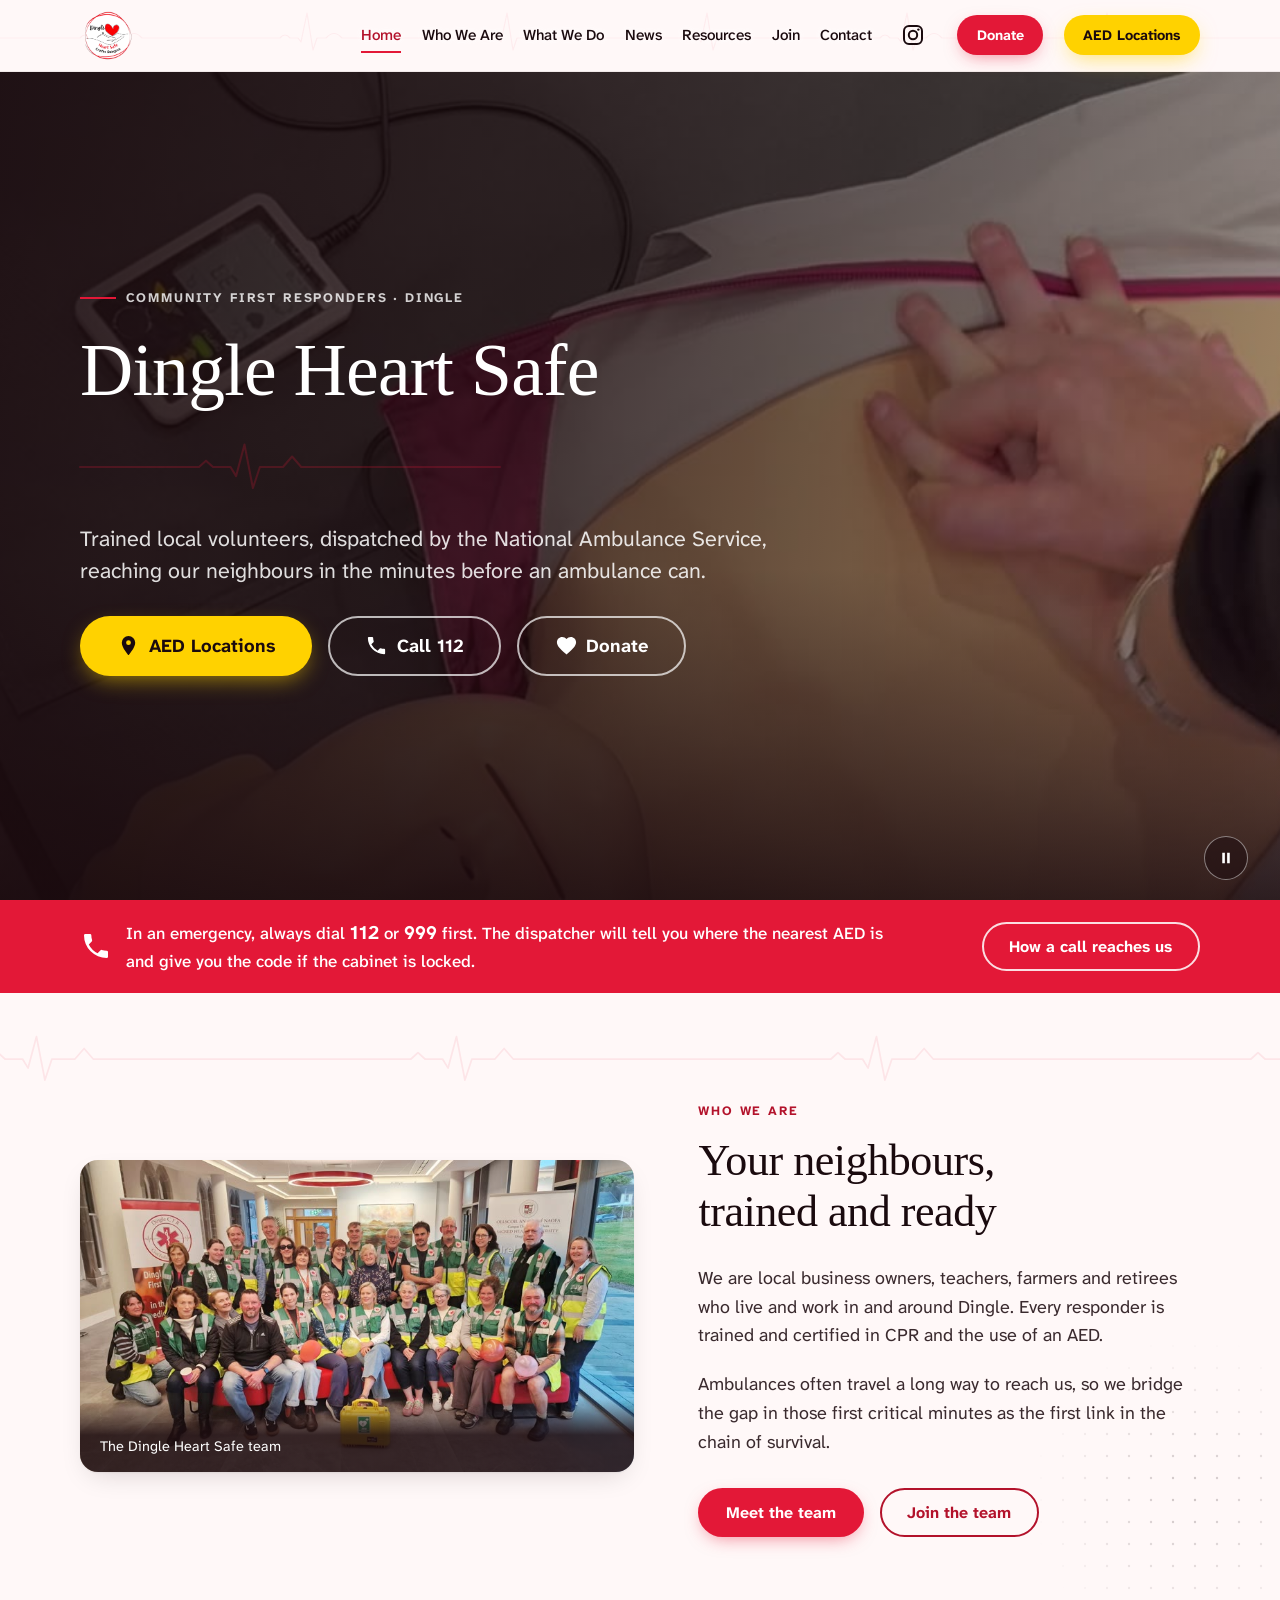
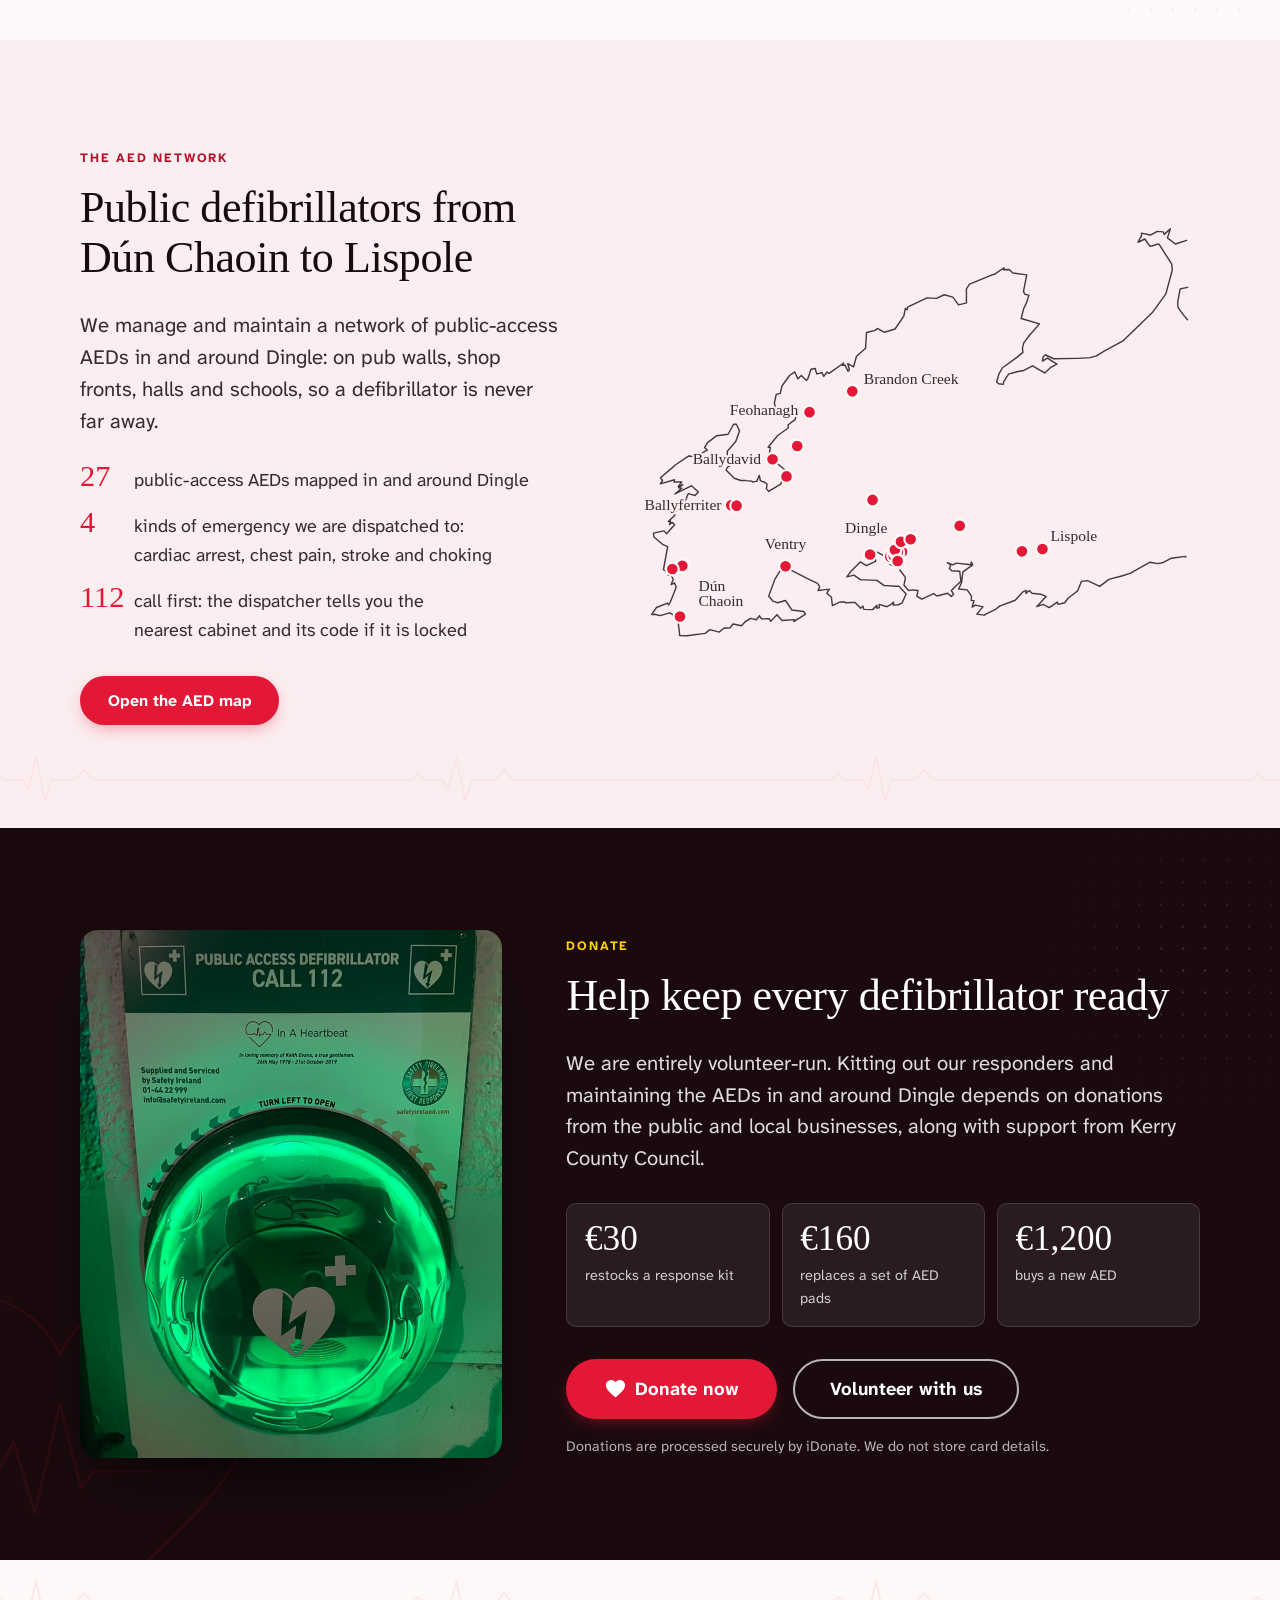
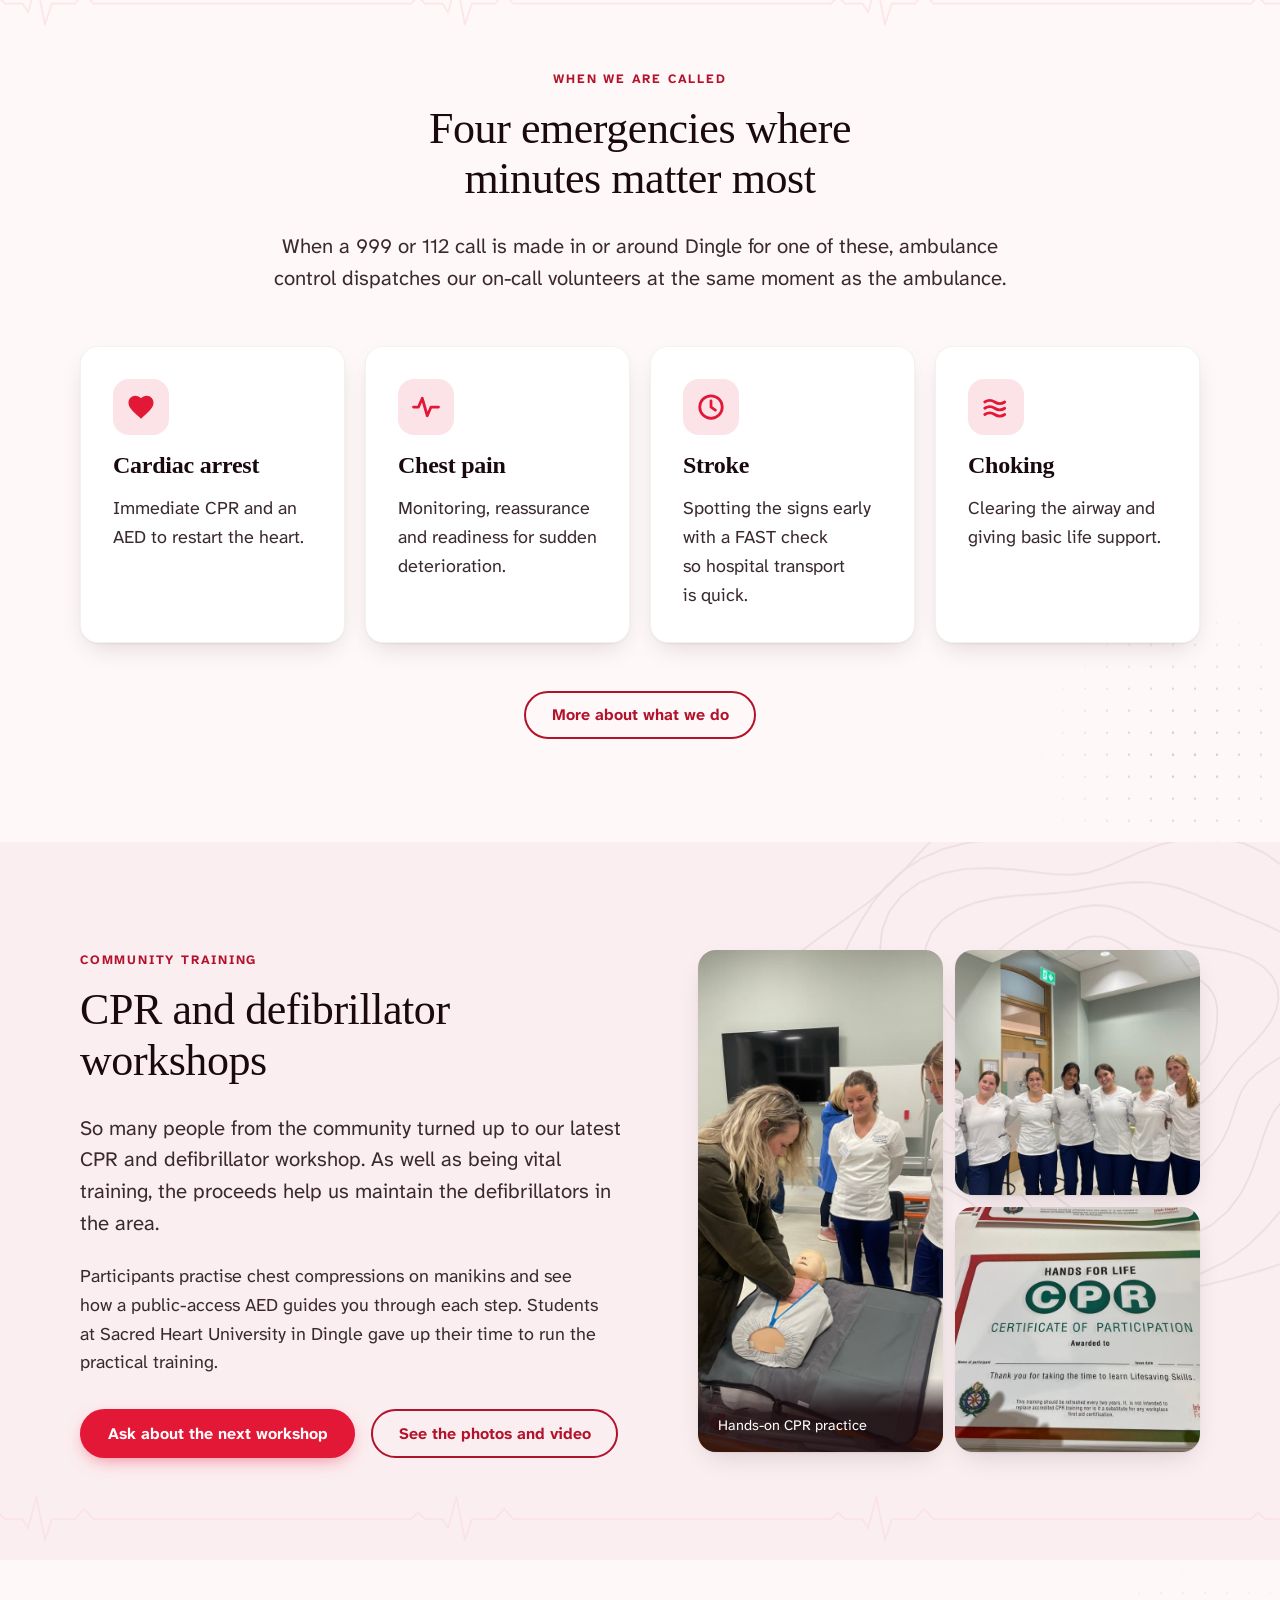
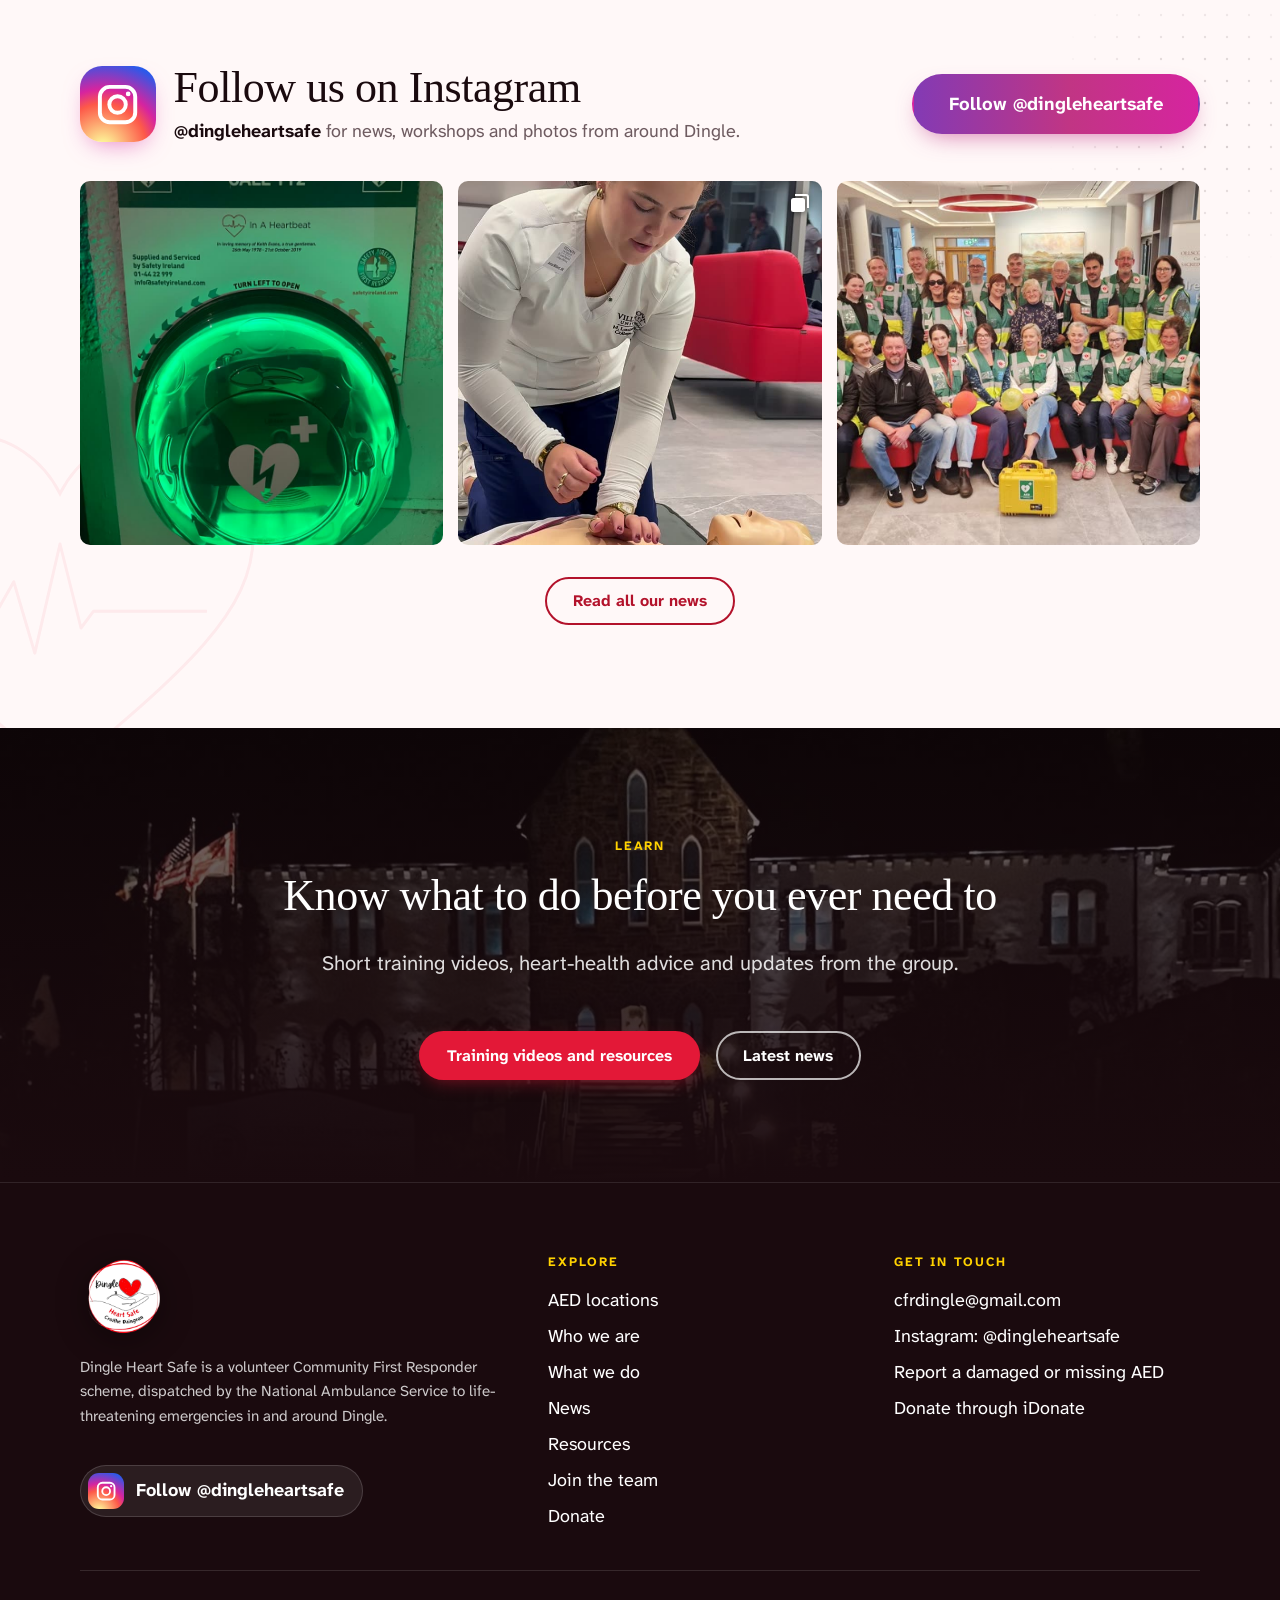
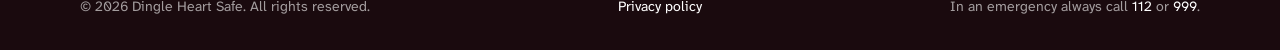
<file: index.html>
<!DOCTYPE html>
<html lang="en">
<head>
  <meta charset="UTF-8">
  <script>document.documentElement.classList.add('js');setTimeout(function(){if(!window.dhsReady){document.documentElement.classList.add('reveal-fallback')}},3000)</script>
  <meta name="viewport" content="width=device-width, initial-scale=1, viewport-fit=cover">
  <title>Dingle Heart Safe · Community First Responders</title>
  <meta name="description" content="Dingle Heart Safe is a volunteer Community First Responder group in Dingle, dispatched by the National Ambulance Service. Find your nearest public AED and get directions in seconds.">
  <meta name="theme-color" content="#E31837" media="(prefers-color-scheme: light)">
  <meta name="theme-color" content="#170C10" media="(prefers-color-scheme: dark)">
  <meta name="color-scheme" content="light dark">
  <link rel="canonical" href="https://dingleheartsafe.com/">
  <link rel="icon" href="img/favicon-64.png" type="image/png">
  <link rel="apple-touch-icon" sizes="180x180" href="img/apple-touch-icon.png">
  <meta property="og:type" content="website">
  <meta property="og:site_name" content="Dingle Heart Safe">
  <meta property="og:title" content="Dingle Heart Safe · Community First Responders">
  <meta property="og:description" content="Volunteer first responders in Dingle. Find your nearest public AED and get directions in seconds.">
  <meta property="og:image" content="https://dingleheartsafe.com/img/og-home.jpg">
  <meta property="og:image:width" content="1200">
  <meta property="og:image:height" content="630">
  <meta property="og:image:alt" content="The Dingle Heart Safe volunteer team gathered around an AED">
  <meta name="twitter:card" content="summary_large_image">
  <meta property="og:url" content="https://dingleheartsafe.com/">
  <link rel="preload" href="fonts/atkinson-hyperlegible-next-latin.woff2" as="font" type="font/woff2" crossorigin>
  <link rel="preload" href="video/workshop-wide-poster.jpg" as="image" fetchpriority="high" media="(min-aspect-ratio: 1/1)">
  <link rel="preload" href="video/workshop-poster.jpg" as="image" fetchpriority="high" media="(max-aspect-ratio: 1/1)">
  <link rel="stylesheet" href="styles.css?v=20261008g">
  <script type="application/ld+json">
  {
    "@context": "https://schema.org",
    "@type": "NGO",
    "name": "Dingle Heart Safe",
    "alternateName": "Dingle Community First Responders",
    "url": "https://dingleheartsafe.com/",
    "logo": "https://dingleheartsafe.com/CFR%20Logo.png",
    "email": "cfrdingle@gmail.com",
    "sameAs": ["https://www.instagram.com/dingleheartsafe/"],
    "areaServed": "Dingle, County Kerry, Ireland",
    "description": "Volunteer Community First Responder scheme linked to the National Ambulance Service, responding to cardiac arrest, chest pain, stroke and choking emergencies in and around Dingle."
  }
  </script>
</head>
<body class="has-action-bar">
  <a class="skip-link" href="#main">Skip to content</a>

  <header class="site-header">
    <span class="site-header__pulse" aria-hidden="true"></span>
    <nav class="nav container" aria-label="Main">
      <a class="nav__logo" href="index.html"><img src="img/logo-170.png" alt="Dingle Heart Safe" width="170" height="161"></a>
      <span class="nav__title" aria-hidden="true">Dingle Heart Safe</span>
      <button class="nav__toggle" type="button" data-menu-toggle aria-expanded="false" aria-controls="site-menu"><span class="nav__bars"></span><span class="visually-hidden">Menu</span></button>
      <ul class="nav__links" id="site-menu" data-menu>
        <li><a href="index.html" aria-current="page">Home</a></li>
        <li class="for-touch"><a href="aed.html">AED Locations</a></li>
        <li><a href="who-we-are.html">Who We Are</a></li>
        <li><a href="what-we-do.html">What We Do</a></li>
        <li><a href="news.html">News</a></li>
        <li><a href="resources.html">Resources</a></li>
        <li><a href="join.html">Join</a></li>
        <li><a href="contact.html">Contact</a></li>
        <li class="nav__social"><a href="https://www.instagram.com/dingleheartsafe/" target="_blank" rel="noopener"><svg viewBox="0 0 24 24" width="24" height="24" aria-hidden="true" focusable="false"><rect x="3" y="3" width="18" height="18" rx="5" fill="none" stroke="currentColor" stroke-width="2"/><circle cx="12" cy="12" r="4.2" fill="none" stroke="currentColor" stroke-width="2"/><circle cx="17.4" cy="6.6" r="1.2" fill="currentColor"/></svg><span class="nav__social-label">Instagram</span><span class="visually-hidden"> @dingleheartsafe</span></a></li>
        <li class="nav__cta"><a class="btn btn--sm" href="donate.html">Donate</a></li>
        <li class="nav__cta for-touch"><a class="btn btn--aed btn--sm" href="#find-aed">Nearest AED</a></li>
        <li class="nav__cta for-desktop"><a class="btn btn--aed btn--sm" href="aed.html">AED Locations</a></li>
      </ul>
    </nav>
  </header>

  <main id="main">

    <!-- Hero: workshop footage in the background -->
    <section class="hero hero--video" aria-labelledby="hero-title" data-video-group>
      <div class="hero__media" aria-hidden="true">
        <video class="hero__video hero__video--wide" data-autoplay data-src="video/workshop-wide.mp4" data-poster="video/workshop-wide-poster.jpg" muted loop playsinline preload="none"></video>
        <video class="hero__video hero__video--tall" data-autoplay data-src="video/workshop-720.mp4" data-src-small="video/workshop-480.mp4" data-poster="video/workshop-poster.jpg" muted loop playsinline preload="none"></video>
      </div>
      <button class="video-toggle" type="button" data-video-toggle>
        <svg class="icon-pause" viewBox="0 0 24 24" width="24" height="24" aria-hidden="true" focusable="false"><path fill="currentColor" d="M7 5h3.5v14H7zm6.5 0H17v14h-3.5z"/></svg>
        <svg class="icon-play" viewBox="0 0 24 24" width="24" height="24" aria-hidden="true" focusable="false"><path fill="currentColor" d="M8 5.5v13l11-6.5z"/></svg>
        <span class="visually-hidden">Pause background video</span>
      </button>
      <div class="container">
        <div class="hero__inner">
          <p class="hero__eyebrow"><span>Community First Responders<span class="hero__eyebrow-sep"> · </span><br class="hero__eyebrow-br">Dingle</span></p>
          <h1 class="hero__title" id="hero-title">Dingle Heart Safe</h1>
          <svg class="ecg" viewBox="0 0 600 64" aria-hidden="true" focusable="false">
            <path class="ecg__base" d="M0,32 H170 l10,-9 l10,9 H215 l8,13 l12,-45 l12,62 l10,-30 H290 l13,-15 l13,15 H600"/>
            <path class="ecg__pulse" pathLength="1" d="M0,32 H170 l10,-9 l10,9 H215 l8,13 l12,-45 l12,62 l10,-30 H290 l13,-15 l13,15 H600"/>
          </svg>
          <p class="hero__lede">Trained local volunteers, dispatched by the National Ambulance Service, reaching our neighbours in the minutes before an ambulance can.</p>

          <div class="finder" id="find-aed" data-aed-finder>
            <div class="btn-row">
              <a class="btn btn--aed btn--lg for-desktop" href="aed.html">
                <svg class="btn__icon" viewBox="0 0 24 24" width="24" height="24" aria-hidden="true" focusable="false"><path fill="currentColor" d="M12 2a7 7 0 0 0-7 7c0 5.25 7 13 7 13s7-7.75 7-13a7 7 0 0 0-7-7zm0 9.5A2.5 2.5 0 1 1 12 6.5a2.5 2.5 0 0 1 0 5z"/></svg>
                AED Locations
              </a>
              <button class="btn btn--aed btn--lg for-touch" type="button" data-aed-button>
                <svg class="btn__icon" viewBox="0 0 24 24" width="24" height="24" aria-hidden="true" focusable="false"><path fill="currentColor" d="M12 2a7 7 0 0 0-7 7c0 5.25 7 13 7 13s7-7.75 7-13a7 7 0 0 0-7-7zm0 9.5A2.5 2.5 0 1 1 12 6.5a2.5 2.5 0 0 1 0 5z"/></svg>
                Find my nearest AED
              </button>
              <noscript><a class="btn btn--aed btn--lg" href="https://www.google.com/maps/d/viewer?mid=1nF0UF266j_APUEpj72y7i12Iqt6UEq0" target="_blank" rel="noopener">Open the AED map</a></noscript>
              <a class="btn btn--ghost btn--lg" href="tel:112">
                <svg class="btn__icon" viewBox="0 0 24 24" width="24" height="24" aria-hidden="true" focusable="false"><path fill="currentColor" d="M6.6 10.8a15.1 15.1 0 0 0 6.6 6.6l2.2-2.2a1 1 0 0 1 1-.25c1.1.37 2.3.57 3.6.57a1 1 0 0 1 1 1V20a1 1 0 0 1-1 1A17 17 0 0 1 3 4a1 1 0 0 1 1-1h3.5a1 1 0 0 1 1 1c0 1.25.2 2.45.57 3.57a1 1 0 0 1-.25 1L6.6 10.8z"/></svg>
                Call 112
              </a>
              <a class="btn btn--ghost btn--lg" href="donate.html">
                <svg class="btn__icon" viewBox="0 0 24 24" width="24" height="24" aria-hidden="true" focusable="false"><path fill="currentColor" d="M12 21.35l-1.45-1.32C5.4 15.36 2 12.28 2 8.5 2 5.42 4.42 3 7.5 3c1.74 0 3.41.81 4.5 2.09C13.09 3.81 14.76 3 16.5 3 19.58 3 22 5.42 22 8.5c0 3.78-3.4 6.86-8.55 11.54L12 21.35z"/></svg>
                Donate
              </a>
            </div>
            <p class="finder__status" data-aed-status aria-live="polite"></p>
            <div data-aed-result></div>
            <div data-aed-list="3"></div>
          </div>
        </div>
      </div>
    </section>

    <!-- Emergency strip -->
    <section class="emergency" aria-label="In an emergency">
      <div class="container emergency__inner">
        <p class="emergency__text">
          <svg viewBox="0 0 24 24" width="24" height="24" aria-hidden="true" focusable="false"><path fill="currentColor" d="M6.6 10.8a15.1 15.1 0 0 0 6.6 6.6l2.2-2.2a1 1 0 0 1 1-.25c1.1.37 2.3.57 3.6.57a1 1 0 0 1 1 1V20a1 1 0 0 1-1 1A17 17 0 0 1 3 4a1 1 0 0 1 1-1h3.5a1 1 0 0 1 1 1c0 1.25.2 2.45.57 3.57a1 1 0 0 1-.25 1L6.6 10.8z"/></svg>
          <span>In an emergency, always dial <strong>112</strong> or <strong>999</strong> first. The dispatcher will tell you where the nearest AED is and give you the code if the cabinet is locked.</span>
        </p>
        <a class="btn btn--ghost" href="what-we-do.html">How a call reaches us</a>
      </div>
    </section>

    <!-- Who we are -->
    <section class="section" aria-labelledby="team-title">
      <div class="container split split--reverse">
        <div data-reveal>
          <p class="eyebrow">Who we are</p>
          <h2 id="team-title">Your neighbours, trained and ready</h2>
          <p>We are local business owners, teachers, farmers and retirees who live and work in and around Dingle. Every responder is trained and certified in CPR and the use of an AED.</p>
          <p>Ambulances often travel a long way to reach us, so we bridge the gap in those first critical minutes as the first link in the chain of survival.</p>
          <div class="btn-row mt-2">
            <a class="btn" href="who-we-are.html">Meet the team</a>
            <a class="btn btn--outline" href="join.html">Join the team</a>
          </div>
        </div>
        <figure class="media media--ratio-16-9" data-reveal="2">
          <img src="img/image-1-1600.jpg" srcset="img/image-1-800.jpg 800w, img/image-1-1600.jpg 1600w" sizes="(min-width: 820px) 50vw, 100vw" width="1600" height="900" alt="The Dingle Heart Safe volunteer team in high-visibility vests, gathered around an AED" loading="lazy">
          <figcaption>The Dingle Heart Safe team</figcaption>
        </figure>
      </div>
    </section>

    <!-- AED network map -->
    <section class="section section--tint" aria-labelledby="map-title">
      <div class="container map-panel">
        <div data-reveal>
          <p class="eyebrow">The AED network</p>
          <h2 id="map-title">Public defibrillators from Dún Chaoin to Lispole</h2>
          <p class="lede">We manage and maintain a network of public-access AEDs in and around Dingle: on pub walls, shop fronts, halls and schools, so a defibrillator is never far away.</p>
          <ul class="map-facts">
            <li><b data-aed-count>27</b><span>public-access AEDs mapped in and around Dingle</span></li>
            <li><b>4</b><span>kinds of emergency we are dispatched to: cardiac arrest, chest pain, stroke and choking</span></li>
            <li><b>112</b><span>call first: the dispatcher tells you the nearest cabinet and its code if it is locked</span></li>
          </ul>
          <div class="btn-row mt-2">
            <a class="btn" href="aed.html">Open the AED map</a>
            <a class="btn btn--outline for-touch" href="aed.html#find-aed">Find the nearest one</a>
          </div>
        </div>
        <div data-reveal="2">
          <svg class="pen-map" viewBox="190 0 830 620" xmlns="http://www.w3.org/2000/svg" role="img" aria-labelledby="pen-map-title"><title id="pen-map-title">Outline map of Dingle and the surrounding area with the 27 public-access AED locations marked</title><path class="pen-map__coast" d="M967.1,492.5 L979.9,486.0 L999.2,483.4 M878.7,525.8 L891.5,515.9 L911.0,510.8 M853.1,518.7 L861.4,517.7 L878.7,525.8 M795.9,537.0 L802.9,540.0 L789.6,554.4 L798.6,551.3 L807.3,555.8 L818.7,547.9 M737.2,553.7 L759.3,545.4 L770.0,533.6 M718.4,564.5 L730.8,558.7 M715.6,566.4 L718.4,564.5 M697.5,539.5 L697.3,545.7 L701.2,545.9 L698.4,555.1 L703.2,552.3 L713.7,554.7 M644.2,536.0 L648.6,539.4 L663.9,535.4 L669.1,540.2 L672.2,536.8 L669.0,531.5 L682.6,518.4 L681.0,504.5 M573.8,524.4 L564.0,517.3 M567.3,551.2 L578.1,554.5 L583.2,551.8 M557.9,558.6 L564.1,552.6 L563.7,556.2 L567.4,555.9 L567.3,551.2 M953.7,138.3 L910.9,179.6 M978.4,21.0 L969.6,28.8 L968.3,25.2 L959.9,24.5 M800.8,224.3 L783.8,214.3 L771.5,220.9 M602.0,144.3 L589.6,162.4 L574.8,167.0 L564.5,161.5 L561.7,164.3 M779.5,171.2 L793.6,155.1 L767.7,147.6 M735.7,239.7 L733.1,237.3 L736.5,225.4 M410.4,329.3 L413.6,329.5 L411.1,345.5 L415.5,346.4 M441.7,276.2 L448.0,272.3 L452.5,277.3 M292.5,407.6 L284.8,416.5 M288.4,387.3 L278.9,395.3 L302.1,383.8 M276.5,357.0 L258.3,372.3 L261.4,376.3 L258.2,381.1 L278.2,375.3 L277.6,378.5 L288.6,378.2 L283.5,384.8 L290.1,382.0 L284.1,386.7 L288.4,387.3 M337.9,313.0 L324.9,322.8 M355.6,356.1 L360.4,351.4 L352.8,347.1 L352.8,335.0 L364.7,321.3 L370.1,306.4 L365.6,296.8 L361.7,296.9 L353.9,311.0 L337.9,313.0 M404.1,377.9 L401.6,377.6 M407.9,387.8 L409.0,381.6 L404.1,377.9 M499.8,541.1 L501.2,553.0 L512.2,547.8 M442.2,501.7 L442.1,502.6 M460.5,561.3 L443.8,559.1 L434.9,545.7 L423.8,548.9 M401.2,571.7 L412.0,571.3 L414.0,575.2 L422.9,565.9 M341.5,590.3 L347.6,585.0 M295.8,595.4 L321.6,592.2 L328.1,586.9 L341.5,590.3 M249.9,565.1 L258.2,567.0 L271.4,563.2 M270.7,506.9 L269.2,509.8 L273.5,510.1 M773.3,113.5 L770.9,109.5 L775.6,86.0 L756.0,83.2 L750.7,78.3 L742.6,78.8 L743.5,75.9 L730.4,84.9 M448.6,290.0 L438.6,298.0 L438.8,302.2 M428.0,356.1 L435.2,361.9 M423.9,312.8 L410.4,329.3 M271.4,563.2 L273.6,564.3 M273.6,564.3 L282.7,570.3 M278.5,438.9 L267.0,451.6 L263.4,447.4 L248.5,450.6 L249.1,456.1 L262.1,466.9 M275.4,435.5 L278.5,438.9 M297.4,395.2 L292.5,407.6 M307.2,397.5 L300.1,395.5 M302.1,383.8 L312.0,392.5 M298.7,395.1 L297.4,395.2 M300.1,395.5 L298.7,395.1 M311.8,340.5 L309.2,342.1 M378.6,376.4 L372.0,376.3 M262.1,466.9 L268.6,469.7 M387.3,377.2 L378.6,376.4 M394.5,377.2 L388.4,378.5 M399.5,376.3 L398.0,369.0 L394.5,377.2 M435.7,362.3 L428.3,381.3 L411.1,391.7 M401.6,377.6 L399.5,376.3 M415.5,346.4 L416.5,347.7 M418.7,348.2 L428.0,356.1 M417.1,347.3 L418.7,348.2 M416.5,347.7 L417.1,347.3 M416.0,545.0 L411.3,540.1 M985.5,42.3 L974.2,33.8 L978.4,21.0 M496.5,225.0 L493.7,223.1 L489.0,229.2 L486.6,224.1 L479.0,225.8 M440.7,228.0 L429.9,242.9 L427.6,253.2 L421.9,254.7 L419.2,267.0 L422.1,277.8 L441.7,276.2 M988.7,124.4 L992.2,105.7 L1002.8,103.6 M284.8,587.9 L285.6,595.3 L295.8,595.4 M282.7,570.3 L284.8,587.9 M272.7,547.1 L269.9,552.1 L268.4,549.4 L252.8,555.6 L246.1,565.4 L249.9,565.1 M347.6,585.0 L357.0,584.1 L360.8,578.9 L372.8,581.3 L377.7,576.0 M377.7,576.0 L385.5,570.9 L393.6,572.9 L398.3,567.3 M398.3,567.3 L401.2,571.7 M423.8,548.9 L417.2,546.7 M422.9,565.9 L430.0,574.0 L447.5,572.7 L446.8,575.6 L463.2,564.9 L460.5,561.3 M417.2,546.7 L416.0,545.0 M411.3,540.1 L411.4,539.2 M411.4,539.2 L419.7,516.3 M280.7,526.8 L272.7,547.1 M273.5,510.1 L276.4,515.7 L273.5,523.5 L278.1,520.8 L280.7,526.8 M324.9,322.8 L320.7,329.7 L324.5,333.3 L311.8,340.5 M353.0,357.5 L355.6,356.1 M268.6,469.7 L262.6,502.3 L270.7,506.9 M284.8,416.5 L274.8,422.6 L279.0,425.0 L269.5,434.3 L272.8,433.9 L271.1,438.3 L275.4,435.5 M312.0,392.5 L307.2,397.5 M362.6,373.1 L351.0,361.5 M351.0,361.5 L353.0,357.5 M309.2,342.1 L297.9,341.8 L279.3,354.4 M279.3,354.4 L276.5,357.0 M372.0,376.3 L362.6,373.1 M388.4,378.5 L387.3,377.2 M411.1,391.7 L407.9,387.8 M419.7,516.3 L426.8,504.6 M426.8,504.6 L442.2,501.7 M442.1,502.6 L469.5,516.6 M469.5,516.6 L480.1,521.5 L483.3,526.1 L480.9,531.6 L497.1,529.7 M497.1,529.7 L495.7,530.7 M495.7,530.7 L493.4,535.6 L499.8,541.1 M512.2,547.8 L517.5,547.6 M517.5,547.6 L520.1,548.9 M520.1,548.9 L533.3,548.4 M540.6,516.3 L531.6,509.9 L521.6,512.4 L526.1,505.9 M614.4,530.7 L622.1,531.5 L620.4,539.6 L627.3,543.8 M533.3,548.4 L541.1,556.6 L544.3,553.6 L545.6,558.2 L557.9,558.6 M564.0,517.3 L540.6,516.3 M583.2,551.8 L587.7,548.0 L587.0,552.2 L594.2,551.7 M594.2,551.7 L599.4,549.5 L605.2,536.6 L595.0,525.4 L590.3,525.6 M590.3,525.6 L573.8,524.4 M937.9,29.8 L932.7,39.9 L942.4,35.3 L949.6,45.6 L954.6,44.5 M954.6,44.5 L960.8,42.2 M959.9,24.5 L950.3,29.7 L937.4,27.0 L937.9,29.8 M960.8,42.2 L962.8,43.2 M1001.3,37.2 L985.5,42.3 M996.7,142.4 L989.1,131.8 L988.7,124.4 M1002.6,149.4 L996.7,142.4 M775.5,124.7 L778.6,114.6 L773.3,113.5 M773.2,129.7 L775.5,124.7 M771.2,133.5 L773.2,129.7 M730.4,84.9 L725.9,86.2 M767.7,147.6 L771.2,133.5 M725.9,86.2 L694.8,99.1 L690.4,105.7 M769.5,189.0 L771.7,181.2 M761.7,202.4 L770.1,195.4 M736.5,225.4 L741.4,217.1 M741.4,217.1 L761.7,202.4 M742.9,237.2 L742.4,240.6 M742.4,240.6 L735.7,239.7 M922.2,507.1 L949.6,491.7 M949.6,491.7 L960.3,493.7 M690.4,105.7 L690.5,125.4 L679.3,128.3 M808.9,217.0 L801.2,224.4 M761.6,222.8 L749.9,226.1 L742.9,237.2 M798.9,201.5 L797.8,207.7 L804.7,203.4 L818.2,212.1 M874.1,200.4 L865.2,202.8 M999.2,483.4 L1000.4,484.3 M960.3,493.7 L967.1,492.5 M679.3,128.3 L671.3,117.4 L659.1,114.0 L648.1,119.1 L634.5,118.4 L607.4,131.6 L606.7,135.2 L604.2,133.3 L602.0,144.3 M561.7,164.3 L549.4,167.3 L548.0,189.6 L535.2,200.9 L531.1,215.7 L522.9,211.2 L525.2,220.3 M452.5,277.3 L448.5,280.0 L450.1,283.0 M525.2,220.3 L523.3,221.9 M523.3,221.9 L518.9,213.3 L515.4,213.8 L517.1,210.4 L496.5,225.0 M479.0,225.8 L476.9,218.2 L470.9,219.2 L466.5,232.5 M466.5,232.5 L464.6,235.0 M464.6,235.0 L457.3,228.1 L452.4,232.6 M452.4,232.6 L448.0,223.0 L440.7,228.0 M450.1,283.0 L448.6,290.0 M438.8,302.2 L423.9,312.8 M435.2,361.9 L435.7,362.3 M526.1,505.9 L540.5,491.2 M540.5,491.2 L549.4,496.6 L562.4,490.1 L559.5,476.0 M730.8,558.7 L737.2,553.7 M713.7,554.7 L705.1,565.0 L715.6,566.4 M770.0,533.6 L774.8,531.5 L774.4,535.7 L779.2,531.6 L783.0,535.5 M683.5,520.7 L679.4,529.4 L691.5,530.7 L697.5,539.5 M685.5,505.2 L683.5,520.7 M697.5,491.3 L699.3,495.5 L685.5,505.2 M676.3,492.9 L696.6,495.2 L697.5,491.3 M676.1,492.9 L676.3,492.9 M663.4,492.4 L671.2,495.4 L676.1,492.9 M681.0,504.5 L669.6,503.7 L666.2,500.6 L668.4,495.3 L663.4,492.4 M627.3,543.8 L644.2,536.0 M560.1,475.3 L575.3,483.2 L578.9,491.0 L577.1,484.4 L581.7,484.7 M559.5,476.0 L560.1,475.3 M604.3,513.0 L602.2,524.3 L608.9,531.5 L614.4,530.7 M596.9,503.3 L604.3,513.0 M595.2,500.2 L596.9,503.3 M585.8,489.0 L582.1,494.5 L595.2,500.2 M586.4,485.4 L585.8,489.0 M581.7,484.7 L581.8,489.2 L582.3,484.3 L586.4,485.4 M783.0,535.5 L795.9,537.0 M818.7,547.9 L820.0,551.2 L829.3,548.9 L834.0,542.6 M834.0,542.6 L847.4,532.2 M911.0,510.8 L922.2,507.1 M847.4,532.2 L852.3,520.1 M852.3,520.1 L853.1,518.7 M981.1,79.0 L972.0,112.8 L953.7,138.3 M802.0,198.6 L798.9,201.5 M848.6,203.8 L813.7,204.4 L803.6,199.8 M980.3,70.7 L981.1,79.0 M818.2,212.1 L808.9,217.0 M962.8,43.2 L980.3,70.7 M865.2,202.8 L848.6,203.8 M910.9,179.6 L884.3,193.9 M884.3,193.9 L874.1,200.4 M803.6,199.8 L802.0,198.6 M801.2,224.4 L801.0,224.4 M771.5,220.9 L761.6,222.8 M801.0,224.4 L800.8,224.3 M772.8,180.3 L779.5,171.2 M770.1,195.4 L769.5,189.0 M771.7,181.2 L772.8,180.3"/><g class="pen-map__aeds"><circle cx="554.4" cy="480.8" r="9"/><circle cx="599.5" cy="477.0" r="9"/><circle cx="289.3" cy="496.6" r="9"/><circle cx="358.3" cy="411.2" r="9"/><circle cx="582.8" cy="483.9" r="9"/><circle cx="587.6" cy="482.4" r="9"/><circle cx="593.0" cy="481.5" r="9"/><circle cx="593.5" cy="477.6" r="9"/><circle cx="589.2" cy="476.7" r="9"/><circle cx="797.8" cy="473.0" r="9"/><circle cx="435.0" cy="497.4" r="9"/><circle cx="286.0" cy="568.3" r="9"/><circle cx="451.5" cy="327.5" r="9"/><circle cx="468.9" cy="279.8" r="9"/><circle cx="529.3" cy="250.4" r="9"/><circle cx="557.9" cy="403.7" r="9"/><circle cx="589.4" cy="474.0" r="9"/><circle cx="595.3" cy="491.6" r="9"/><circle cx="598.0" cy="462.7" r="9"/><circle cx="593.3" cy="490.0" r="9"/><circle cx="416.7" cy="346.2" r="9"/><circle cx="436.4" cy="370.5" r="9"/><circle cx="365.9" cy="411.8" r="9"/><circle cx="275.2" cy="501.3" r="9"/><circle cx="680.9" cy="440.1" r="9"/><circle cx="611.7" cy="459.2" r="9"/><circle cx="768.8" cy="476.3" r="9"/></g><g class="pen-map__labels"><text x="579" y="451" text-anchor="end">Dingle</text><text x="435" y="473" text-anchor="middle">Ventry</text><text x="344.7" y="417.8" text-anchor="end">Ballyferriter</text><text x="312" y="532" text-anchor="start"><tspan x="312">Dún</tspan><tspan x="312" dy="0.95em">Chaoin</tspan></text><text x="809.1" y="461.3" text-anchor="start">Lispole</text><text x="452.9" y="284.1" text-anchor="end">Feohanagh</text><text x="400.4" y="353.6" text-anchor="end">Ballydavid</text><text x="545.5" y="240.3" text-anchor="start">Brandon Creek</text></g></svg>
        </div>
      </div>
    </section>

    <!-- Donate -->
    <section class="section section--ink" aria-labelledby="donate-title">
      <div class="container donate-band__grid">
        <figure class="donate-band__photo" data-reveal>
          <img src="img/photo-aed-cabinet-800.jpg" srcset="img/photo-aed-cabinet-800.jpg 800w, img/photo-aed-cabinet-1600.jpg 1500w" sizes="(min-width: 860px) 36vw, 100vw" width="1500" height="2000" alt="An illuminated green public access defibrillator cabinet on a wall, with a sign reading Call 112" loading="lazy">
        </figure>
        <div data-reveal="2">
          <p class="eyebrow">Donate</p>
          <h2 id="donate-title">Help keep every defibrillator ready</h2>
          <p class="lede">We are entirely volunteer-run. Kitting out our responders and maintaining the AEDs in and around Dingle depends on donations from the public and local businesses, along with support from Kerry County Council.</p>
          <ul class="impact">
            <li><b>€30</b><span>restocks a response kit</span></li>
            <li><b>€160</b><span>replaces a set of AED pads</span></li>
            <li><b>€1,200</b><span>buys a new AED</span></li>
          </ul>
          <div class="btn-row">
            <a class="btn btn--lg" href="donate.html">
              <svg class="btn__icon" viewBox="0 0 24 24" width="24" height="24" aria-hidden="true" focusable="false"><path fill="currentColor" d="M12 21.35l-1.45-1.32C5.4 15.36 2 12.28 2 8.5 2 5.42 4.42 3 7.5 3c1.74 0 3.41.81 4.5 2.09C13.09 3.81 14.76 3 16.5 3 19.58 3 22 5.42 22 8.5c0 3.78-3.4 6.86-8.55 11.54L12 21.35z"/></svg>
              Donate now
            </a>
            <a class="btn btn--ghost btn--lg" href="join.html">Volunteer with us</a>
          </div>
          <p class="donate-band__note">Donations are processed securely by iDonate. We do not store card details.</p>
        </div>
      </div>
    </section>

    <!-- What we respond to -->
    <section class="section" aria-labelledby="respond-title">
      <div class="container">
        <div class="section__head section__head--center" data-reveal>
          <p class="eyebrow">When we are called</p>
          <h2 id="respond-title">Four emergencies where minutes matter most</h2>
          <p class="lede">When a 999 or 112 call is made in or around Dingle for one of these, ambulance control dispatches our on-call volunteers at the same moment as the ambulance.</p>
        </div>
        <div class="cards cards--compact" data-reveal="2">
          <article class="card">
            <div class="card__icon"><svg viewBox="0 0 24 24" width="24" height="24" aria-hidden="true" focusable="false"><path fill="currentColor" d="M12 21.35l-1.45-1.32C5.4 15.36 2 12.28 2 8.5 2 5.42 4.42 3 7.5 3c1.74 0 3.41.81 4.5 2.09C13.09 3.81 14.76 3 16.5 3 19.58 3 22 5.42 22 8.5c0 3.78-3.4 6.86-8.55 11.54L12 21.35z"/></svg></div>
            <h3>Cardiac arrest</h3>
            <p>Immediate CPR and an AED to restart the heart.</p>
          </article>
          <article class="card">
            <div class="card__icon"><svg viewBox="0 0 24 24" width="24" height="24" aria-hidden="true" focusable="false"><path fill="none" stroke="currentColor" stroke-width="2.2" stroke-linecap="round" stroke-linejoin="round" d="M2 12h4l3-7 4 14 3-7h6"/></svg></div>
            <h3>Chest pain</h3>
            <p>Monitoring, reassurance and readiness for sudden deterioration.</p>
          </article>
          <article class="card">
            <div class="card__icon"><svg viewBox="0 0 24 24" width="24" height="24" aria-hidden="true" focusable="false"><circle cx="12" cy="12" r="9" fill="none" stroke="currentColor" stroke-width="2.2"/><path fill="none" stroke="currentColor" stroke-width="2.2" stroke-linecap="round" d="M12 7v5l3.5 2.5"/></svg></div>
            <h3>Stroke</h3>
            <p>Spotting the signs early with a FAST check so hospital transport is quick.</p>
          </article>
          <article class="card">
            <div class="card__icon"><svg viewBox="0 0 24 24" width="24" height="24" aria-hidden="true" focusable="false"><path fill="none" stroke="currentColor" stroke-width="2.2" stroke-linecap="round" d="M3 8c3-2 5-2 8 0s5 2 8 0M3 13c3-2 5-2 8 0s5 2 8 0M3 18c3-2 5-2 8 0s5 2 8 0"/></svg></div>
            <h3>Choking</h3>
            <p>Clearing the airway and giving basic life support.</p>
          </article>
        </div>
        <p class="text-center mt-3"><a class="btn btn--outline" href="what-we-do.html">More about what we do</a></p>
      </div>
    </section>

    <!-- Community workshops -->
    <section class="section section--tint" aria-labelledby="workshop-title">
      <div class="container split">
        <div data-reveal>
          <p class="eyebrow">Community training</p>
          <h2 id="workshop-title">CPR and defibrillator workshops</h2>
          <p class="lede">So many people from the community turned up to our latest CPR and defibrillator workshop. As well as being vital training, the proceeds help us maintain the defibrillators in the area.</p>
          <p>Participants practise chest compressions on manikins and see how a public-access AED guides you through each step. Students at Sacred Heart University in Dingle gave up their time to run the practical training.</p>
          <div class="btn-row mt-2">
            <a class="btn" href="contact.html">Ask about the next workshop</a>
            <a class="btn btn--outline" href="news.html">See the photos and video</a>
          </div>
        </div>
        <div class="mosaic" data-reveal="2">
          <figure class="media">
            <img src="img/photo-cpr-training-800.jpg" srcset="img/photo-cpr-training-800.jpg 800w, img/photo-cpr-training-1600.jpg 1500w" sizes="(min-width: 820px) 24vw, 50vw" width="1500" height="2000" alt="A workshop participant practises chest compressions on a manikin while two nursing students watch" loading="lazy">
            <figcaption>Hands-on CPR practice</figcaption>
          </figure>
          <figure class="media">
            <img src="img/photo-shu-students-800.jpg" srcset="img/photo-shu-students-800.jpg 800w, img/photo-shu-students-1600.jpg 1600w" sizes="(min-width: 820px) 24vw, 50vw" width="1600" height="1200" alt="Eight nursing students in white tunics who helped run the practical training" loading="lazy">
          </figure>
          <figure class="media">
            <img src="img/photo-certificate-800.jpg" srcset="img/photo-certificate-800.jpg 800w, img/photo-certificate-1600.jpg 1600w" sizes="(min-width: 820px) 24vw, 50vw" width="1600" height="1200" alt="Irish Heart Foundation Hands for Life CPR certificates of participation laid out on a table" loading="lazy">
          </figure>
        </div>
      </div>
    </section>

    <!-- Instagram -->
    <section class="section" aria-labelledby="ig-title">
      <div class="container">
        <div class="ig-band__head" data-reveal>
          <div class="ig-band__id">
            <span class="ig-badge ig-badge--lg"><svg viewBox="0 0 24 24" width="24" height="24" aria-hidden="true" focusable="false"><rect x="3" y="3" width="18" height="18" rx="5" fill="none" stroke="currentColor" stroke-width="2"/><circle cx="12" cy="12" r="4.2" fill="none" stroke="currentColor" stroke-width="2"/><circle cx="17.4" cy="6.6" r="1.2" fill="currentColor"/></svg></span>
            <div>
              <h2 id="ig-title">Follow us on Instagram</h2>
              <p><a class="ig-band__handle" href="https://www.instagram.com/dingleheartsafe/" target="_blank" rel="noopener">@dingleheartsafe</a> for news, workshops and photos from around Dingle.</p>
            </div>
          </div>
          <a class="btn btn--ig btn--lg" href="https://www.instagram.com/dingleheartsafe/" target="_blank" rel="noopener">Follow @dingleheartsafe</a>
        </div>
        <div data-insta-feed data-layout="tiles" data-limit="3">
          <noscript><p><a href="https://www.instagram.com/dingleheartsafe/" target="_blank" rel="noopener">See our latest posts on Instagram</a>.</p></noscript>
        </div>
        <p class="text-center mt-2"><a class="btn btn--outline" href="news.html">Read all our news</a></p>
      </div>
    </section>

    <!-- Learn -->
    <section class="section section--ink photo-band" aria-labelledby="learn-title">
      <img class="photo-band__img" src="img/photo-shu-campus-wide-1600.jpg" srcset="img/photo-shu-campus-wide-800.jpg 800w, img/photo-shu-campus-wide-1600.jpg 1600w" sizes="100vw" width="1600" height="874" alt="" loading="lazy">
      <div class="container">
        <div class="section__head section__head--center" data-reveal>
          <p class="eyebrow">Learn</p>
          <h2 id="learn-title">Know what to do before you ever need to</h2>
          <p class="lede">Short training videos, heart-health advice and updates from the group.</p>
        </div>
        <div class="btn-row btn-row--center" data-reveal="2">
          <a class="btn" href="resources.html">Training videos and resources</a>
          <a class="btn btn--ghost" href="news.html">Latest news</a>
        </div>
      </div>
    </section>

  </main>

  <footer class="site-footer">
    <div class="container">
      <div class="footer__grid">
        <div class="footer__brand">
          <img src="img/logo-260.png" alt="" width="260" height="246" loading="lazy">
          <p>Dingle Heart Safe is a volunteer Community First Responder scheme, dispatched by the National Ambulance Service to life-threatening emergencies in and around Dingle.</p>
          <a class="footer__social" href="https://www.instagram.com/dingleheartsafe/" target="_blank" rel="noopener"><span class="ig-badge"><svg viewBox="0 0 24 24" width="24" height="24" aria-hidden="true" focusable="false"><rect x="3" y="3" width="18" height="18" rx="5" fill="none" stroke="currentColor" stroke-width="2"/><circle cx="12" cy="12" r="4.2" fill="none" stroke="currentColor" stroke-width="2"/><circle cx="17.4" cy="6.6" r="1.2" fill="currentColor"/></svg></span>Follow @dingleheartsafe<span class="visually-hidden"> on Instagram</span></a>
        </div>
        <div>
          <h2 class="footer__title">Explore</h2>
          <ul class="footer__links">
            <li><a href="aed.html">AED locations</a></li>
            <li><a href="who-we-are.html">Who we are</a></li>
            <li><a href="what-we-do.html">What we do</a></li>
            <li><a href="news.html">News</a></li>
            <li><a href="resources.html">Resources</a></li>
            <li><a href="join.html">Join the team</a></li>
            <li><a href="donate.html">Donate</a></li>
          </ul>
        </div>
        <div>
          <h2 class="footer__title">Get in touch</h2>
          <ul class="footer__links">
            <li><a href="mailto:cfrdingle@gmail.com">cfrdingle@gmail.com</a></li>
            <li><a href="https://www.instagram.com/dingleheartsafe/" target="_blank" rel="noopener">Instagram: @dingleheartsafe</a></li>
            <li><a href="contact.html">Report a damaged or missing AED</a></li>
            <li><a href="https://www.idonate.ie/cause/DingleCFR1" target="_blank" rel="noopener">Donate through iDonate</a></li>
          </ul>
        </div>
      </div>
      <div class="footer__bottom">
        <p>&copy; <span data-year>2026</span> Dingle Heart Safe. All rights reserved.</p>
        <p><a href="privacy.html">Privacy policy</a></p>
        <p>In an emergency always call <a href="tel:112">112</a> or <a href="tel:999">999</a>.</p>
      </div>
    </div>
  </footer>

  <nav class="action-bar" data-action-bar aria-label="Quick actions">
    <div class="action-bar__inner">
      <a class="btn" href="tel:112"><svg class="btn__icon" viewBox="0 0 24 24" width="24" height="24" aria-hidden="true" focusable="false"><path fill="currentColor" d="M6.6 10.8a15.1 15.1 0 0 0 6.6 6.6l2.2-2.2a1 1 0 0 1 1-.25c1.1.37 2.3.57 3.6.57a1 1 0 0 1 1 1V20a1 1 0 0 1-1 1A17 17 0 0 1 3 4a1 1 0 0 1 1-1h3.5a1 1 0 0 1 1 1c0 1.25.2 2.45.57 3.57a1 1 0 0 1-.25 1L6.6 10.8z"/></svg>Call 112</a>
    </div>
  </nav>

  <script src="aed-data.js?v=20261008g"></script>
  <script src="instagram-data.js?v=20261008g"></script>
  <script src="aed-finder.js?v=20261008g" defer></script>
  <script src="insta-feed.js?v=20261008g" defer></script>
  <script src="site.js?v=20261008g" defer></script>
</body>
</html>
</file>
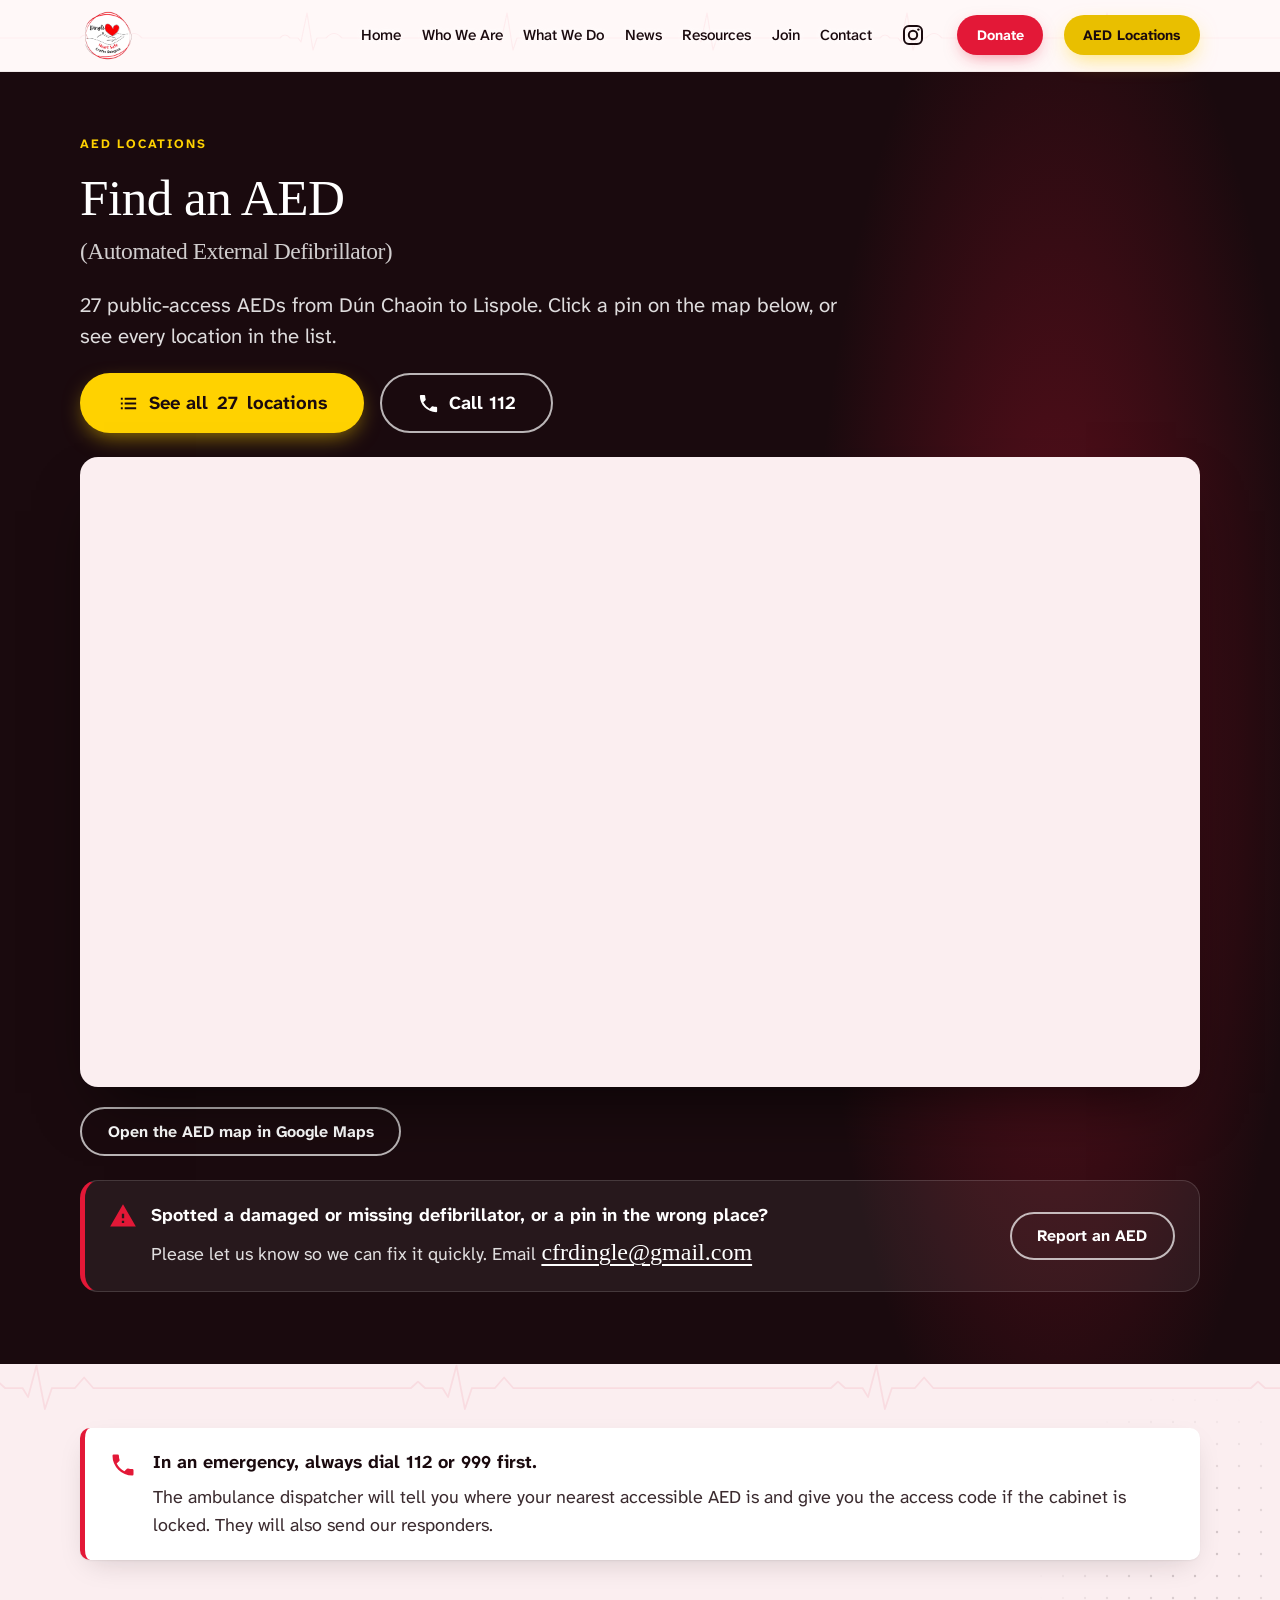
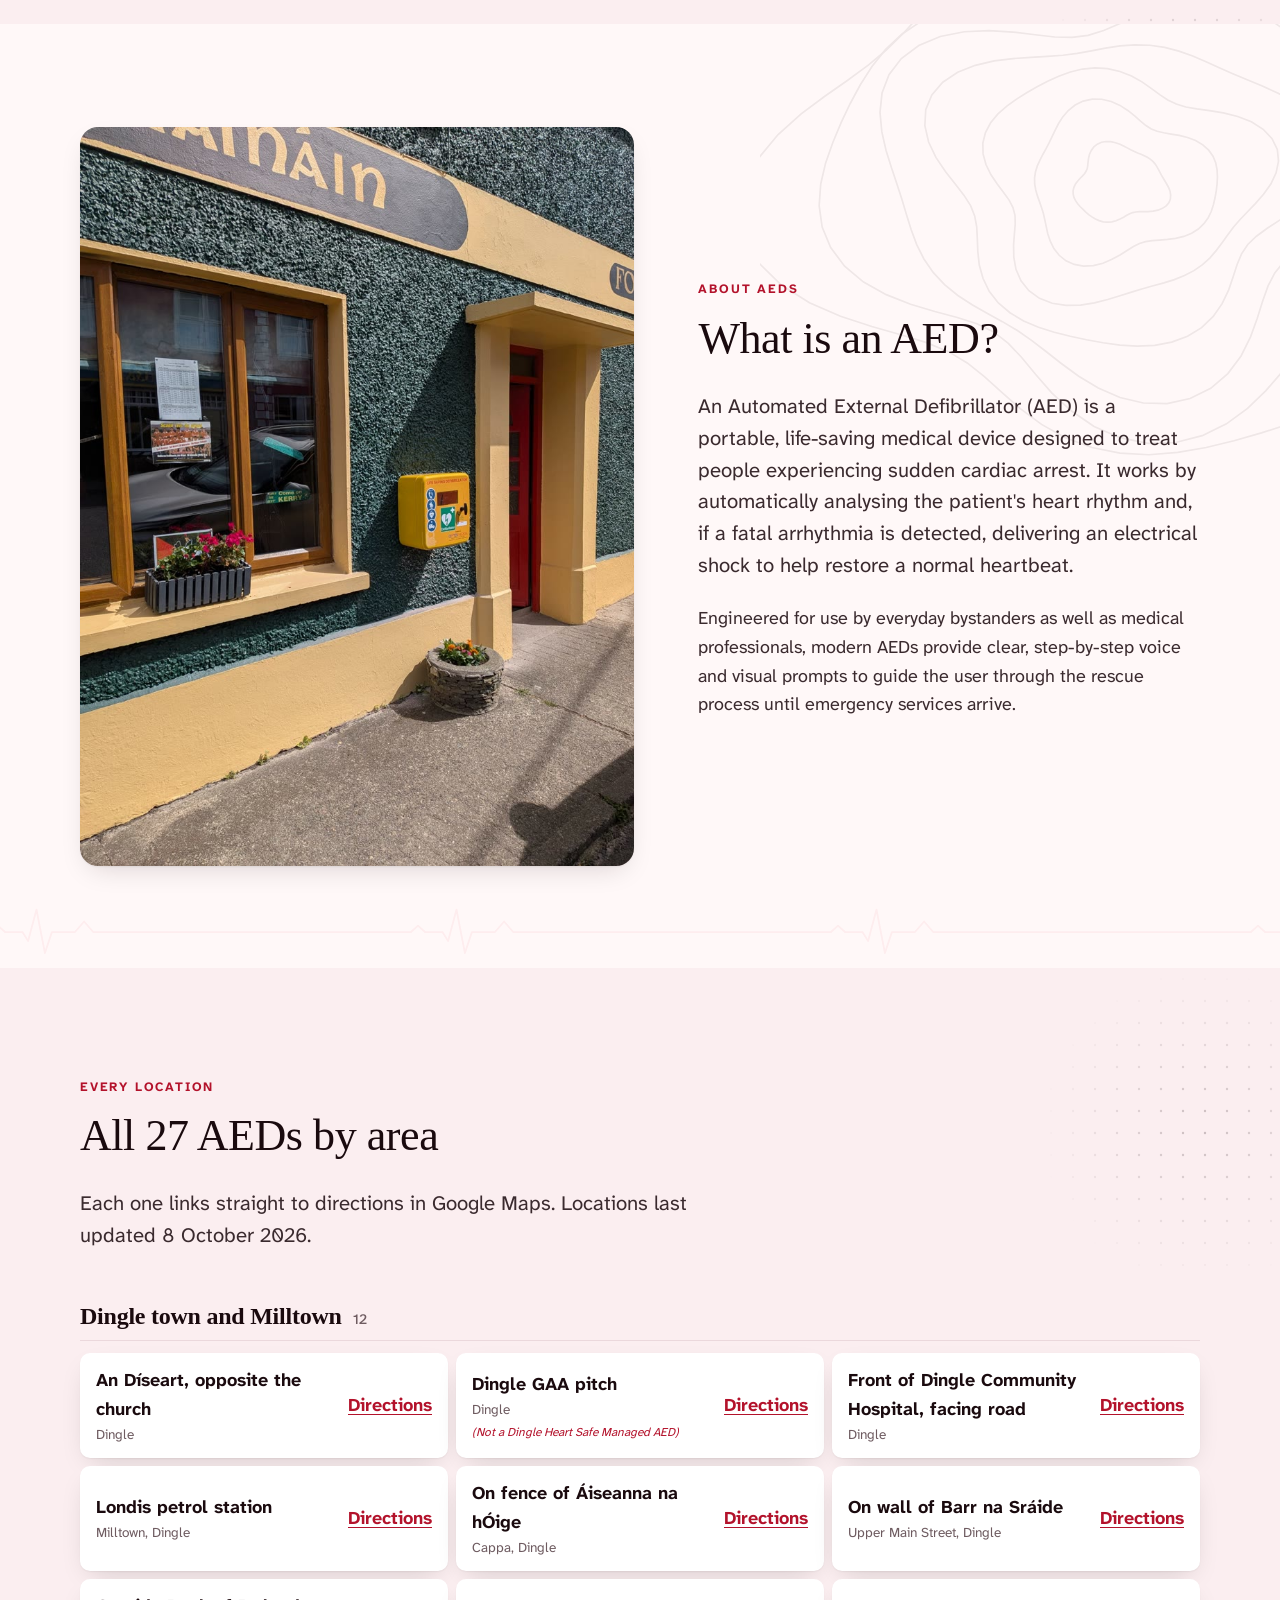
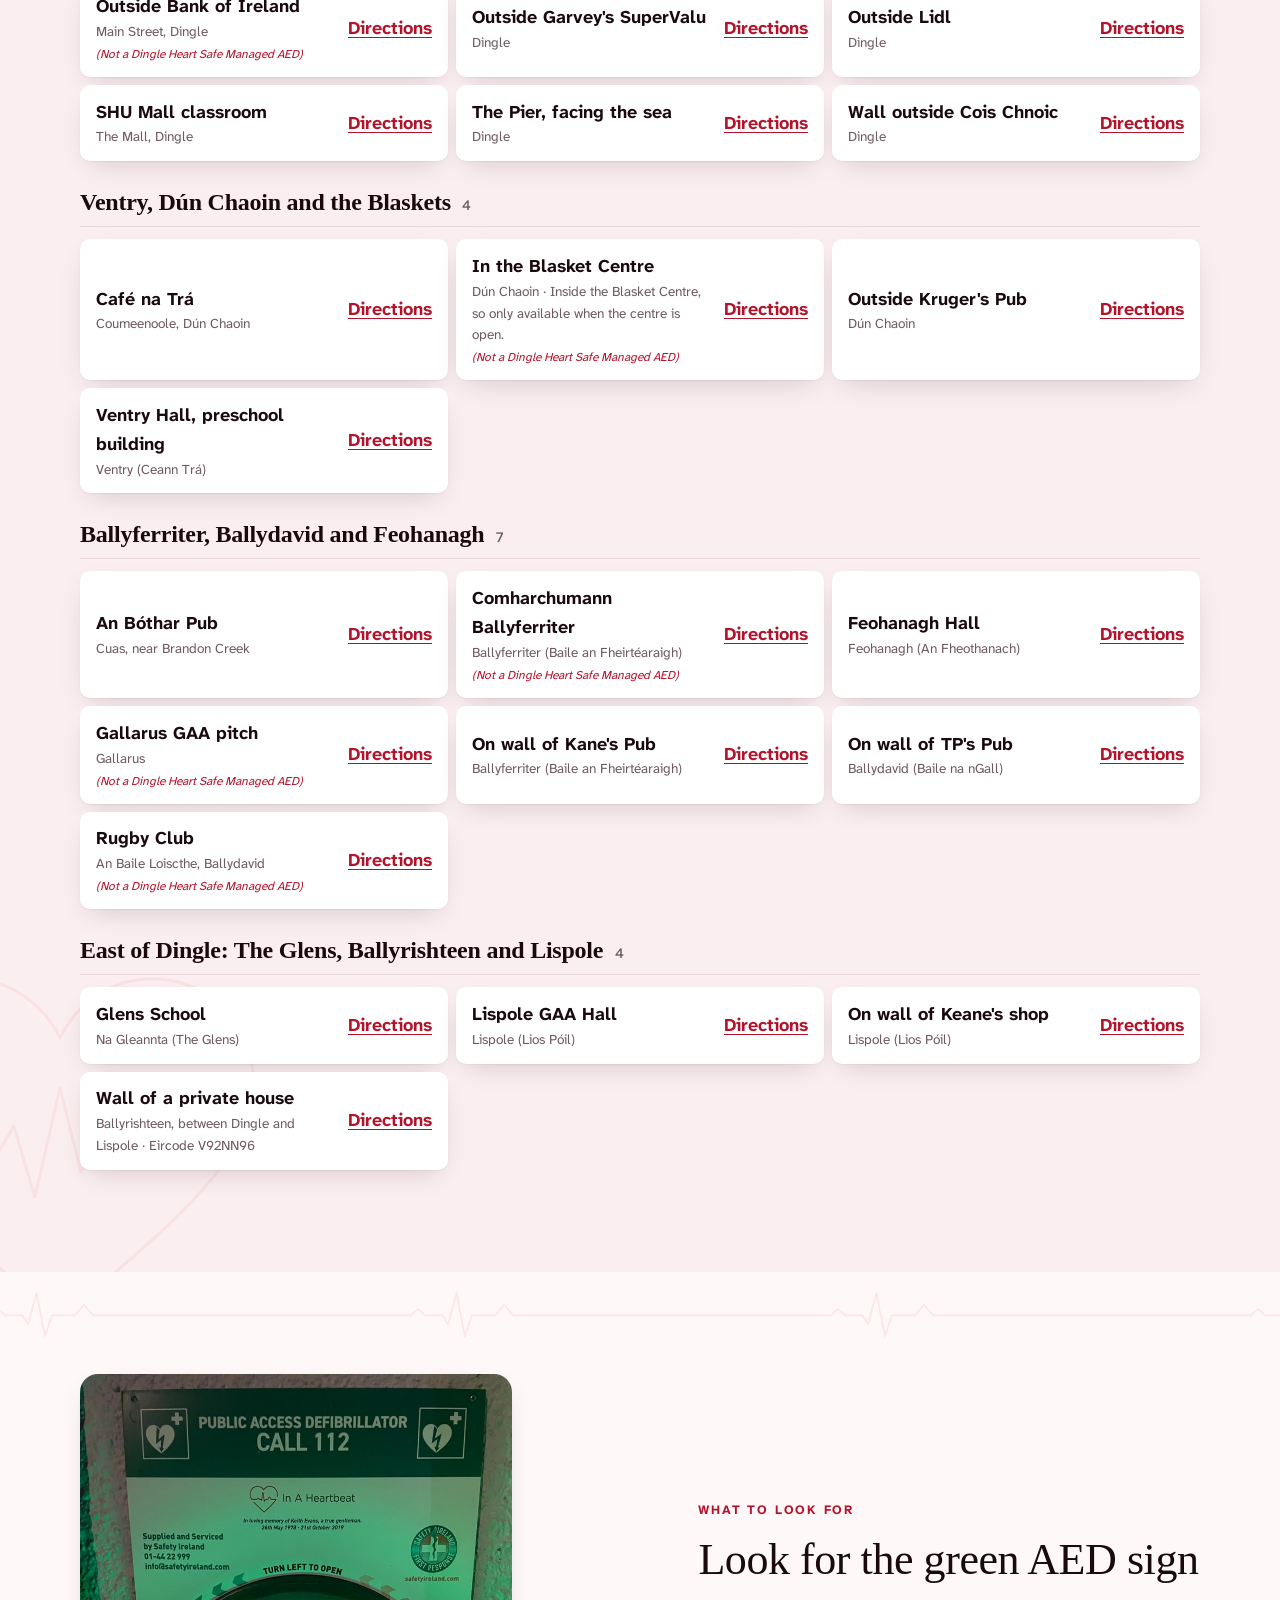
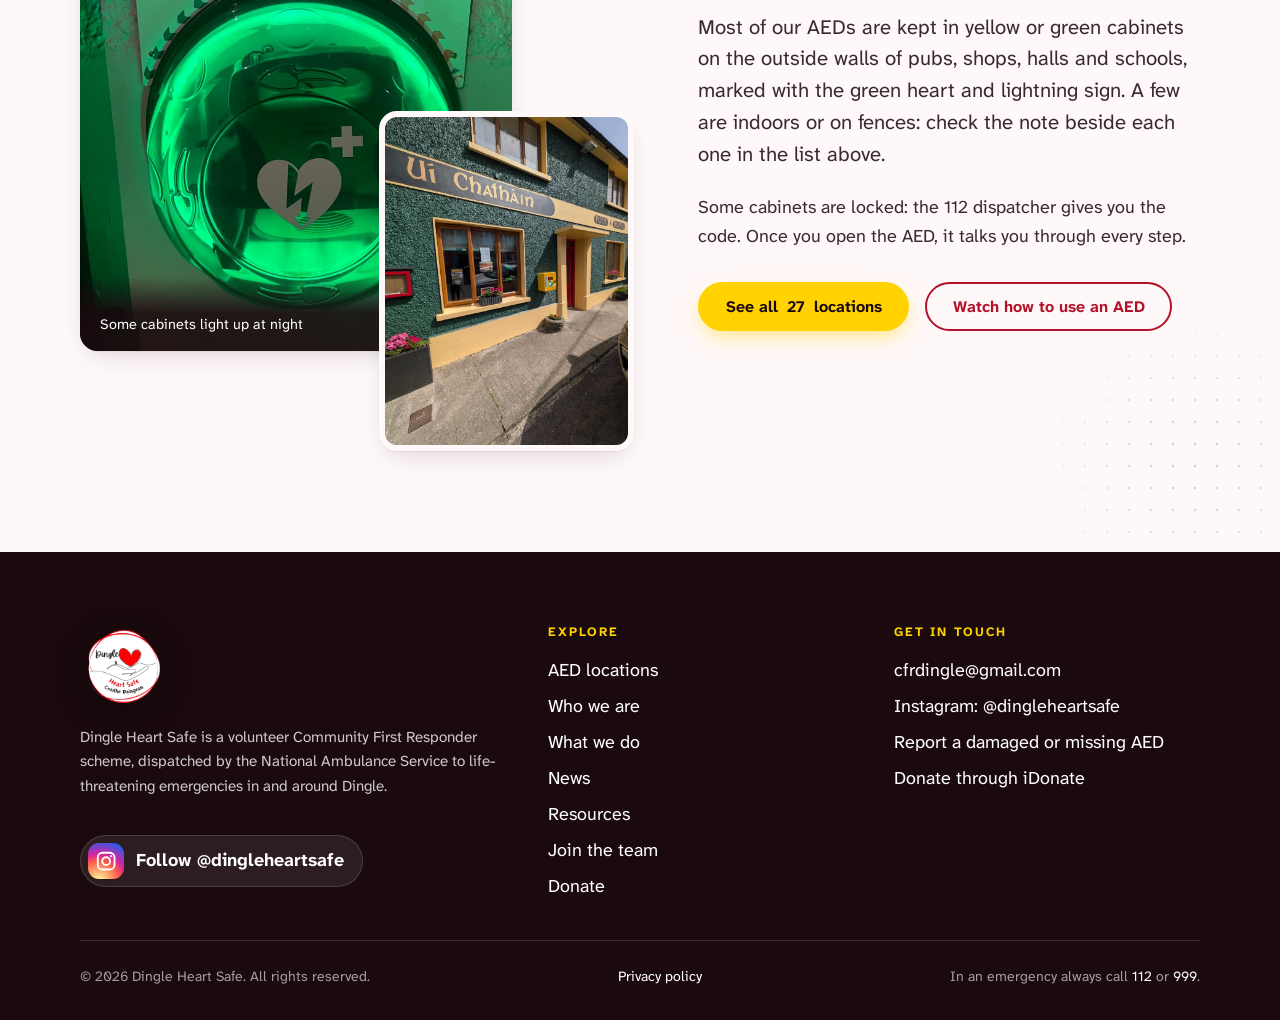
<file: aed.html>
<!DOCTYPE html>
<html lang="en">
<head>
  <meta charset="UTF-8">
  <script>document.documentElement.classList.add('js');setTimeout(function(){if(!window.dhsReady){document.documentElement.classList.add('reveal-fallback')}},3000)</script>
  <meta name="viewport" content="width=device-width, initial-scale=1, viewport-fit=cover">
  <title>AED Locations · Dingle Heart Safe</title>
  <meta name="description" content="Find the nearest public-access defibrillator (AED) in and around Dingle. 27 AEDs mapped from Dún Chaoin to Lispole, with directions in Google Maps.">
  <meta name="theme-color" content="#E31837" media="(prefers-color-scheme: light)">
  <meta name="theme-color" content="#170C10" media="(prefers-color-scheme: dark)">
  <meta name="color-scheme" content="light dark">
  <link rel="canonical" href="https://dingleheartsafe.com/aed.html">
  <link rel="icon" href="img/favicon-64.png" type="image/png">
  <link rel="apple-touch-icon" sizes="180x180" href="img/apple-touch-icon.png">
  <meta property="og:type" content="website">
  <meta property="og:site_name" content="Dingle Heart Safe">
  <meta property="og:title" content="AED Locations · Dingle Heart Safe">
  <meta property="og:description" content="Find the nearest public-access defibrillator in and around Dingle and get directions in Google Maps.">
  <meta property="og:image" content="https://dingleheartsafe.com/img/og-aed.jpg">
  <meta property="og:image:width" content="1200">
  <meta property="og:image:height" content="630">
  <meta property="og:image:alt" content="A yellow public-access AED cabinet on a pub wall">
  <meta name="twitter:card" content="summary_large_image">
  <meta property="og:url" content="https://dingleheartsafe.com/aed.html">
  <link rel="preload" href="fonts/atkinson-hyperlegible-next-latin.woff2" as="font" type="font/woff2" crossorigin>
  <link rel="stylesheet" href="styles.css?v=20261008g">
</head>
<body class="has-action-bar">
  <a class="skip-link" href="#main">Skip to content</a>

  <header class="site-header">
    <span class="site-header__pulse" aria-hidden="true"></span>
    <nav class="nav container" aria-label="Main">
      <a class="nav__logo" href="index.html"><img src="img/logo-170.png" alt="Dingle Heart Safe" width="170" height="161"></a>
      <span class="nav__title" aria-hidden="true">Dingle Heart Safe</span>
      <button class="nav__toggle" type="button" data-menu-toggle aria-expanded="false" aria-controls="site-menu"><span class="nav__bars"></span><span class="visually-hidden">Menu</span></button>
      <ul class="nav__links" id="site-menu" data-menu>
        <li><a href="index.html">Home</a></li>
        <li class="for-touch"><a href="aed.html" aria-current="page">AED Locations</a></li>
        <li><a href="who-we-are.html">Who We Are</a></li>
        <li><a href="what-we-do.html">What We Do</a></li>
        <li><a href="news.html">News</a></li>
        <li><a href="resources.html">Resources</a></li>
        <li><a href="join.html">Join</a></li>
        <li><a href="contact.html">Contact</a></li>
        <li class="nav__social"><a href="https://www.instagram.com/dingleheartsafe/" target="_blank" rel="noopener"><svg viewBox="0 0 24 24" width="24" height="24" aria-hidden="true" focusable="false"><rect x="3" y="3" width="18" height="18" rx="5" fill="none" stroke="currentColor" stroke-width="2"/><circle cx="12" cy="12" r="4.2" fill="none" stroke="currentColor" stroke-width="2"/><circle cx="17.4" cy="6.6" r="1.2" fill="currentColor"/></svg><span class="nav__social-label">Instagram</span><span class="visually-hidden"> @dingleheartsafe</span></a></li>
        <li class="nav__cta"><a class="btn btn--sm" href="donate.html">Donate</a></li>
        <li class="nav__cta for-touch"><a class="btn btn--aed btn--sm" href="#find-aed">Nearest AED</a></li>
        <li class="nav__cta for-desktop"><a class="btn btn--aed btn--sm" href="aed.html" aria-current="page">AED Locations</a></li>
      </ul>
    </nav>
  </header>

  <main id="main">

    <!-- Map and nearest-AED finder -->
    <section class="page-head page-head--ink aed-head" aria-labelledby="aed-title">
      <div class="container">
        <div class="aed-head__intro">
          <p class="eyebrow">AED locations</p>
          <h1 id="aed-title">Find an AED <span class="aed-head__expansion">(Automated External Defibrillator)</span></h1>
          <p class="lede"><span data-aed-count>27</span> public-access AEDs from Dún Chaoin to Lispole. <span class="for-touch">Let your phone find the closest one, or tap a pin on the map below.</span><span class="for-desktop">Click a pin on the map below, or see every location in the list.</span></p>
        </div>
        <div class="finder" id="find-aed" data-aed-finder>
            <div class="btn-row">
              <a class="btn btn--aed btn--lg for-desktop" href="#all-aeds">
                <svg class="btn__icon" viewBox="0 0 24 24" width="24" height="24" aria-hidden="true" focusable="false"><path fill="currentColor" d="M4 6h2v2H4zm4 0h12v2H8zM4 11h2v2H4zm4 0h12v2H8zM4 16h2v2H4zm4 0h12v2H8z"/></svg>
                See all <span data-aed-count>27</span> locations
              </a>
              <button class="btn btn--aed btn--lg for-touch" type="button" data-aed-button>
                <svg class="btn__icon" viewBox="0 0 24 24" width="24" height="24" aria-hidden="true" focusable="false"><path fill="currentColor" d="M12 2a7 7 0 0 0-7 7c0 5.25 7 13 7 13s7-7.75 7-13a7 7 0 0 0-7-7zm0 9.5A2.5 2.5 0 1 1 12 6.5a2.5 2.5 0 0 1 0 5z"/></svg>
                Find my nearest AED
              </button>
              <noscript><a class="btn btn--aed btn--lg" href="https://www.google.com/maps/d/viewer?mid=1nF0UF266j_APUEpj72y7i12Iqt6UEq0" target="_blank" rel="noopener">Open the AED map</a></noscript>
              <a class="btn btn--ghost btn--lg" href="tel:112">
                <svg class="btn__icon" viewBox="0 0 24 24" width="24" height="24" aria-hidden="true" focusable="false"><path fill="currentColor" d="M6.6 10.8a15.1 15.1 0 0 0 6.6 6.6l2.2-2.2a1 1 0 0 1 1-.25c1.1.37 2.3.57 3.6.57a1 1 0 0 1 1 1V20a1 1 0 0 1-1 1A17 17 0 0 1 3 4a1 1 0 0 1 1-1h3.5a1 1 0 0 1 1 1c0 1.25.2 2.45.57 3.57a1 1 0 0 1-.25 1L6.6 10.8z"/></svg>
                Call 112
              </a>
            </div>
            <p class="finder__status" data-aed-status aria-live="polite"></p>
            <div data-aed-result></div>
            <div data-aed-list="5"></div>
        </div>
        <div class="map-embed map-embed--top" id="aed-map">
          <button class="map-embed__shield" type="button" data-map-shield hidden><span class="btn btn--ink">Tap to use the map</span></button>
          <iframe src="https://www.google.com/maps/d/embed?mid=1nF0UF266j_APUEpj72y7i12Iqt6UEq0&amp;ehbc=2E312F" title="Dingle AED map, a Google My Maps map of public-access defibrillators" loading="lazy" allowfullscreen referrerpolicy="no-referrer-when-downgrade"></iframe>
        </div>
        <div class="btn-row aed-head__links">
          <a class="btn btn--ghost" href="https://www.google.com/maps/d/viewer?mid=1nF0UF266j_APUEpj72y7i12Iqt6UEq0" target="_blank" rel="noopener">Open the AED map in Google Maps</a>
          <p class="small aed-head__privacy for-touch">Your location is used once, on your phone, to work out distances. It is never sent to us or stored.</p>
        </div>
        <div class="map-report">
          <p class="map-report__text"><svg viewBox="0 0 24 24" width="24" height="24" aria-hidden="true" focusable="false"><path fill="currentColor" d="M1 21h22L12 2 1 21zm12-3h-2v-2h2v2zm0-4h-2v-4h2v4z"/></svg><span><strong>Spotted a damaged or missing defibrillator, or a pin in the wrong place?</strong><br>Please let us know so we can fix it quickly. Email <a class="map-report__email" href="mailto:cfrdingle@gmail.com?subject=AED%20report">cfrdingle@gmail.com</a></span></p>
          <a class="btn btn--outline" href="mailto:cfrdingle@gmail.com?subject=AED%20report">Report an AED</a>
        </div>
      </div>
    </section>

    <!-- Emergency notice -->
    <section class="section section--tint section--tight" aria-label="In an emergency">
      <div class="container">
        <div class="notice">
          <svg viewBox="0 0 24 24" width="24" height="24" aria-hidden="true" focusable="false"><path fill="currentColor" d="M6.6 10.8a15.1 15.1 0 0 0 6.6 6.6l2.2-2.2a1 1 0 0 1 1-.25c1.1.37 2.3.57 3.6.57a1 1 0 0 1 1 1V20a1 1 0 0 1-1 1A17 17 0 0 1 3 4a1 1 0 0 1 1-1h3.5a1 1 0 0 1 1 1c0 1.25.2 2.45.57 3.57a1 1 0 0 1-.25 1L6.6 10.8z"/></svg>
          <div>
            <p><strong>In an emergency, always dial 112 or 999 first.</strong></p>
            <p>The ambulance dispatcher will tell you where your nearest accessible AED is and give you the access code if the cabinet is locked. They will also send our responders.</p>
          </div>
        </div>
      </div>
    </section>


    <!-- What an AED is -->
    <section class="section" aria-labelledby="about-aed-title">
      <div class="container split">
        <figure class="media media--ratio-3-4" data-reveal>
          <img src="img/image-8-800.jpg" srcset="img/image-8-800.jpg 800w, img/image-8-1600.jpg 1500w" sizes="(min-width: 820px) 40vw, 92vw" width="1500" height="2000" alt="A yellow public access AED cabinet mounted on a shop front in Dingle" loading="lazy">
        </figure>
        <div data-reveal="2">
          <p class="eyebrow">About AEDs</p>
          <h2 id="about-aed-title">What is an AED?</h2>
          <p class="lede">An Automated External Defibrillator (AED) is a portable, life-saving medical device designed to treat people experiencing sudden cardiac arrest. It works by automatically analysing the patient's heart rhythm and, if a fatal arrhythmia is detected, delivering an electrical shock to help restore a normal heartbeat.</p>
          <p>Engineered for use by everyday bystanders as well as medical professionals, modern AEDs provide clear, step-by-step voice and visual prompts to guide the user through the rescue process until emergency services arrive.</p>
        </div>
      </div>
    </section>

    <!-- Every AED -->
    <section class="section section--tint" id="all-aeds" aria-labelledby="directory-title">
      <div class="container">
        <div class="section__head" data-reveal>
          <p class="eyebrow">Every location</p>
          <h2 id="directory-title">All <span data-aed-count>27</span> AEDs by area</h2>
          <p class="lede">Each one links straight to directions in Google Maps. Locations last updated <span data-aed-updated>2026</span>.</p>
        </div>
        <div class="aed-directory" data-aed-directory>
          <noscript><p>Turn on JavaScript to see the list, or <a href="https://www.google.com/maps/d/viewer?mid=1nF0UF266j_APUEpj72y7i12Iqt6UEq0" target="_blank" rel="noopener">open the AED map in Google Maps</a>.</p></noscript>
        </div>
      </div>
    </section>

    <!-- What to look for -->
    <section class="section" aria-labelledby="look-title">
      <div class="container split">
        <div class="photo-pair" data-reveal>
          <figure class="media media--ratio-3-4">
            <img src="img/photo-aed-cabinet-800.jpg" srcset="img/photo-aed-cabinet-800.jpg 800w, img/photo-aed-cabinet-1600.jpg 1500w" sizes="(min-width: 820px) 38vw, 78vw" width="1500" height="2000" alt="An illuminated green public access defibrillator cabinet with a sign reading Call 112 and Turn left to open" loading="lazy">
            <figcaption>Some cabinets light up at night</figcaption>
          </figure>
          <figure class="media media--ratio-3-4">
            <img src="img/5-800.jpg" srcset="img/5-800.jpg 800w, img/5-1600.jpg 1500w" sizes="(min-width: 820px) 22vw, 46vw" width="1500" height="2000" alt="A shop front in Dingle with a yellow AED cabinet on the wall beside the door" loading="lazy">
          </figure>
        </div>
        <div data-reveal="2">
          <p class="eyebrow">What to look for</p>
          <h2 id="look-title">Look for the green AED sign</h2>
          <p class="lede">Most of our AEDs are kept in yellow or green cabinets on the outside walls of pubs, shops, halls and schools, marked with the green heart and lightning sign. A few are indoors or on fences: check the note beside each one in the list above.</p>
          <p>Some cabinets are locked: the 112 dispatcher gives you the code. Once you open the AED, it talks you through every step.</p>
          <div class="btn-row mt-2">
            <a class="btn btn--aed for-touch" href="#find-aed">Find my nearest AED</a>
            <a class="btn btn--aed for-desktop" href="#all-aeds">See all <span data-aed-count>27</span> locations</a>
            <a class="btn btn--outline" href="resources.html">Watch how to use an AED</a>
          </div>
        </div>
      </div>
    </section>

  </main>

  <footer class="site-footer">
    <div class="container">
      <div class="footer__grid">
        <div class="footer__brand">
          <img src="img/logo-260.png" alt="" width="260" height="246" loading="lazy">
          <p>Dingle Heart Safe is a volunteer Community First Responder scheme, dispatched by the National Ambulance Service to life-threatening emergencies in and around Dingle.</p>
          <a class="footer__social" href="https://www.instagram.com/dingleheartsafe/" target="_blank" rel="noopener"><span class="ig-badge"><svg viewBox="0 0 24 24" width="24" height="24" aria-hidden="true" focusable="false"><rect x="3" y="3" width="18" height="18" rx="5" fill="none" stroke="currentColor" stroke-width="2"/><circle cx="12" cy="12" r="4.2" fill="none" stroke="currentColor" stroke-width="2"/><circle cx="17.4" cy="6.6" r="1.2" fill="currentColor"/></svg></span>Follow @dingleheartsafe<span class="visually-hidden"> on Instagram</span></a>
        </div>
        <div>
          <h2 class="footer__title">Explore</h2>
          <ul class="footer__links">
            <li><a href="aed.html">AED locations</a></li>
            <li><a href="who-we-are.html">Who we are</a></li>
            <li><a href="what-we-do.html">What we do</a></li>
            <li><a href="news.html">News</a></li>
            <li><a href="resources.html">Resources</a></li>
            <li><a href="join.html">Join the team</a></li>
            <li><a href="donate.html">Donate</a></li>
          </ul>
        </div>
        <div>
          <h2 class="footer__title">Get in touch</h2>
          <ul class="footer__links">
            <li><a href="mailto:cfrdingle@gmail.com">cfrdingle@gmail.com</a></li>
            <li><a href="https://www.instagram.com/dingleheartsafe/" target="_blank" rel="noopener">Instagram: @dingleheartsafe</a></li>
            <li><a href="contact.html">Report a damaged or missing AED</a></li>
            <li><a href="https://www.idonate.ie/cause/DingleCFR1" target="_blank" rel="noopener">Donate through iDonate</a></li>
          </ul>
        </div>
      </div>
      <div class="footer__bottom">
        <p>&copy; <span data-year>2026</span> Dingle Heart Safe. All rights reserved.</p>
        <p><a href="privacy.html">Privacy policy</a></p>
        <p>In an emergency always call <a href="tel:112">112</a> or <a href="tel:999">999</a>.</p>
      </div>
    </div>
  </footer>

  <nav class="action-bar" data-action-bar aria-label="Quick actions">
    <div class="action-bar__inner">
      <a class="btn" href="tel:112"><svg class="btn__icon" viewBox="0 0 24 24" width="24" height="24" aria-hidden="true" focusable="false"><path fill="currentColor" d="M6.6 10.8a15.1 15.1 0 0 0 6.6 6.6l2.2-2.2a1 1 0 0 1 1-.25c1.1.37 2.3.57 3.6.57a1 1 0 0 1 1 1V20a1 1 0 0 1-1 1A17 17 0 0 1 3 4a1 1 0 0 1 1-1h3.5a1 1 0 0 1 1 1c0 1.25.2 2.45.57 3.57a1 1 0 0 1-.25 1L6.6 10.8z"/></svg>Call 112</a>
    </div>
  </nav>

  <script src="aed-data.js?v=20261008g"></script>
  <script src="aed-finder.js?v=20261008g" defer></script>
  <script src="site.js?v=20261008g" defer></script>
</body>
</html>
</file>
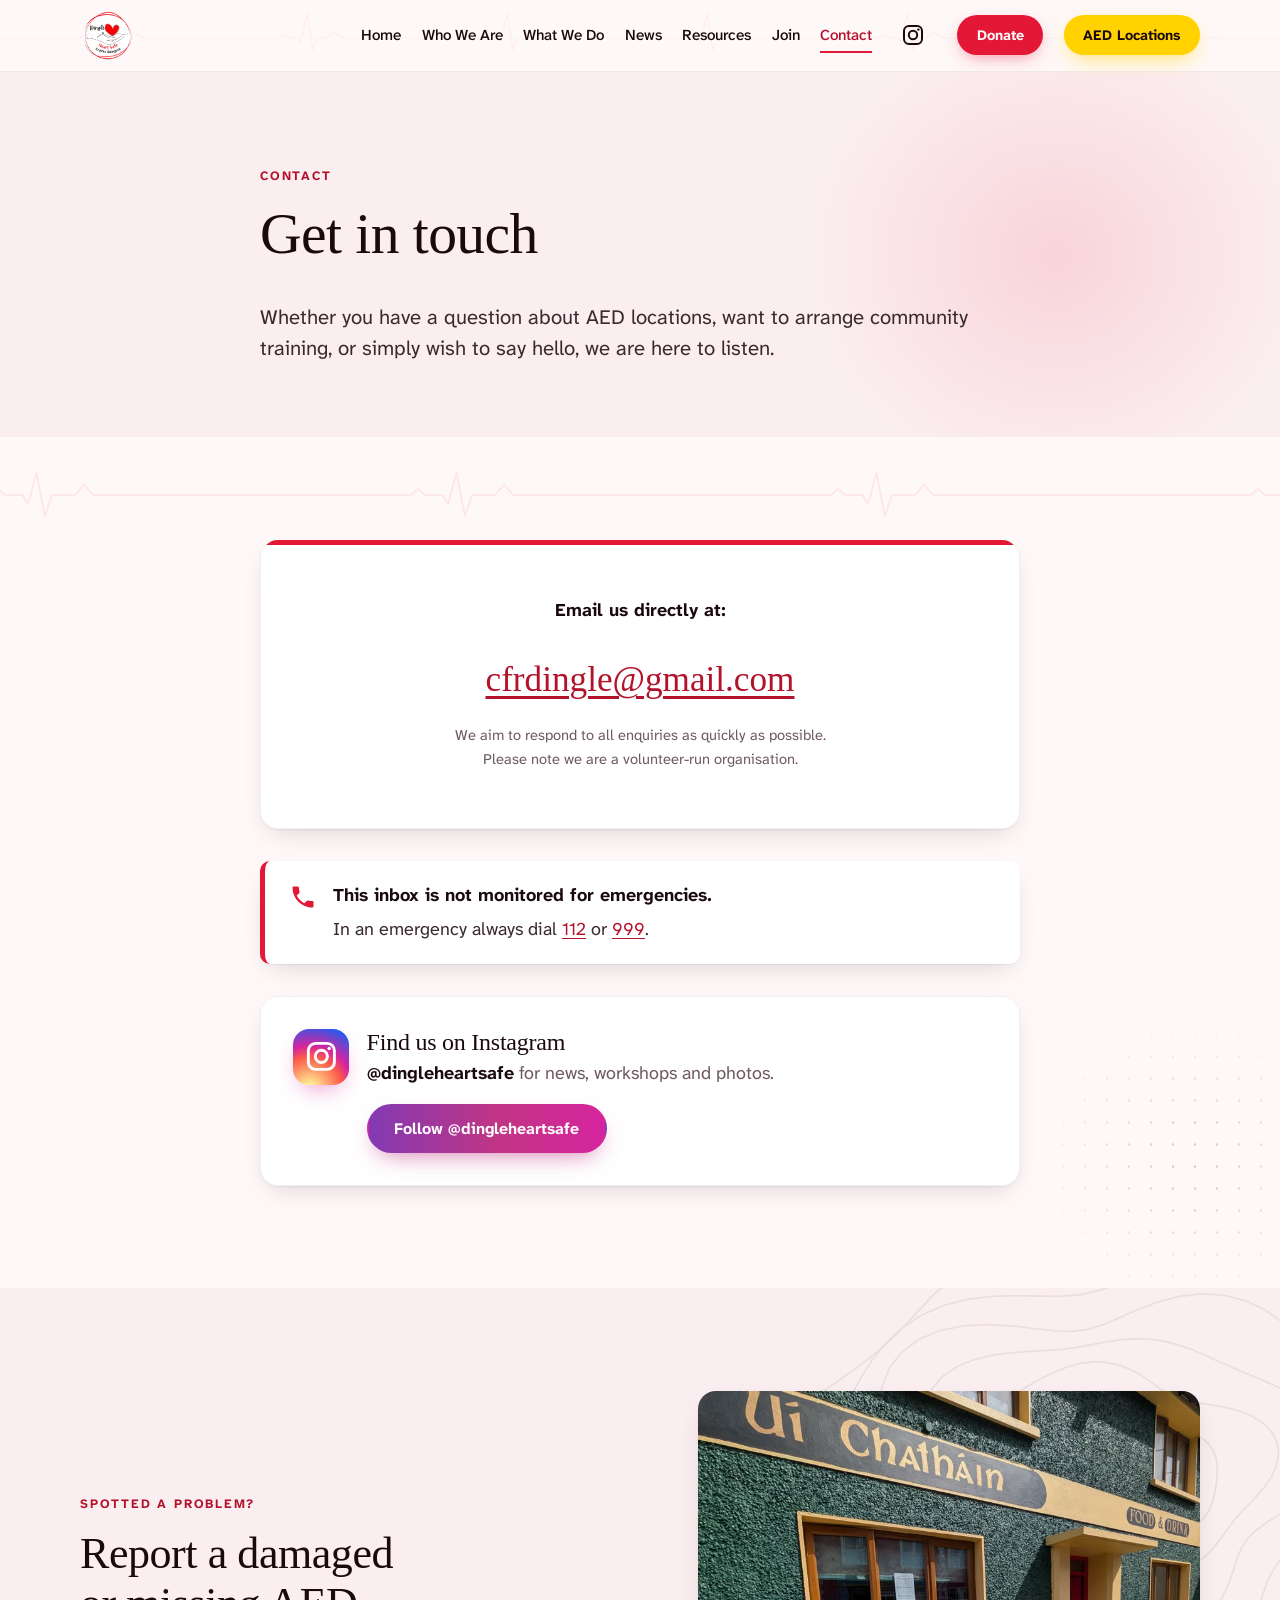
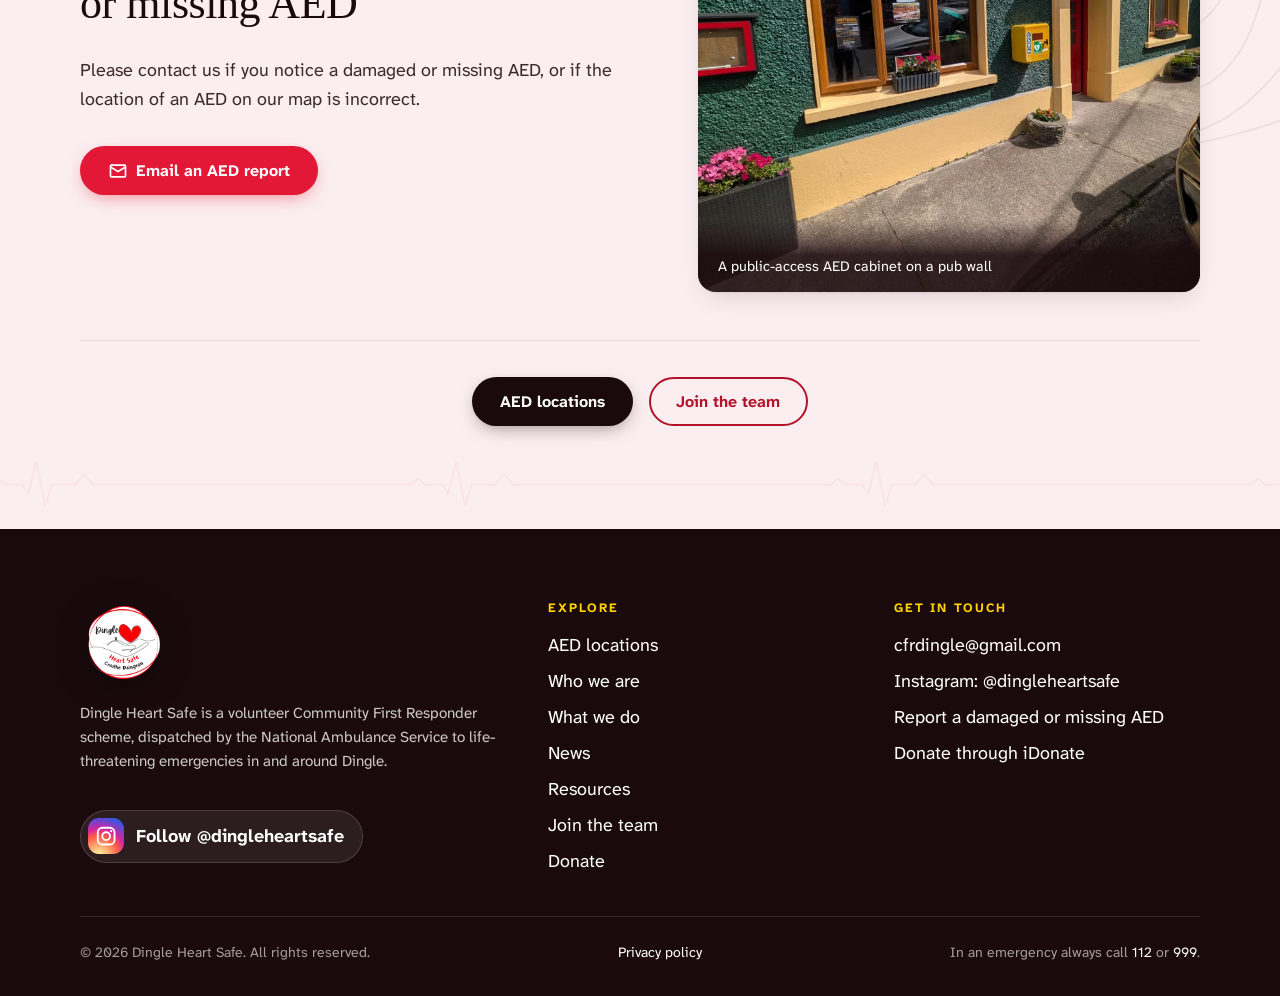
<file: contact.html>
<!DOCTYPE html>
<html lang="en">
<head>
  <meta charset="UTF-8">
  <script>document.documentElement.classList.add('js');setTimeout(function(){if(!window.dhsReady){document.documentElement.classList.add('reveal-fallback')}},3000)</script>
  <meta name="viewport" content="width=device-width, initial-scale=1, viewport-fit=cover">
  <title>Contact · Dingle Heart Safe</title>
  <meta name="description" content="Get in touch with Dingle Heart Safe, the volunteer Community First Responder group in Dingle. Email cfrdingle@gmail.com about AED locations, community training or anything else.">
  <meta name="theme-color" content="#E31837" media="(prefers-color-scheme: light)">
  <meta name="theme-color" content="#170C10" media="(prefers-color-scheme: dark)">
  <meta name="color-scheme" content="light dark">
  <link rel="canonical" href="https://dingleheartsafe.com/contact.html">
  <link rel="icon" href="img/favicon-64.png" type="image/png">
  <link rel="apple-touch-icon" sizes="180x180" href="img/apple-touch-icon.png">
  <meta property="og:type" content="website">
  <meta property="og:site_name" content="Dingle Heart Safe">
  <meta property="og:title" content="Contact · Dingle Heart Safe">
  <meta property="og:description" content="Get in touch with Dingle Heart Safe, the volunteer Community First Responder group in Dingle. Email cfrdingle@gmail.com about AED locations, community training or anything else.">
  <meta property="og:image" content="https://dingleheartsafe.com/img/5-1600.jpg">
  <meta property="og:url" content="https://dingleheartsafe.com/contact.html">
  <link rel="preload" href="fonts/atkinson-hyperlegible-next-latin.woff2" as="font" type="font/woff2" crossorigin>
  <link rel="stylesheet" href="styles.css?v=20261008g">
</head>
<body class="has-action-bar">
  <a class="skip-link" href="#main">Skip to content</a>

  <header class="site-header">
    <span class="site-header__pulse" aria-hidden="true"></span>
    <nav class="nav container" aria-label="Main">
      <a class="nav__logo" href="index.html"><img src="img/logo-170.png" alt="Dingle Heart Safe" width="170" height="161"></a>
      <span class="nav__title" aria-hidden="true">Dingle Heart Safe</span>
      <button class="nav__toggle" type="button" data-menu-toggle aria-expanded="false" aria-controls="site-menu"><span class="nav__bars"></span><span class="visually-hidden">Menu</span></button>
      <ul class="nav__links" id="site-menu" data-menu>
        <li><a href="index.html">Home</a></li>
        <li class="for-touch"><a href="aed.html">AED Locations</a></li>
        <li><a href="who-we-are.html">Who We Are</a></li>
        <li><a href="what-we-do.html">What We Do</a></li>
        <li><a href="news.html">News</a></li>
        <li><a href="resources.html">Resources</a></li>
        <li><a href="join.html">Join</a></li>
        <li><a href="contact.html" aria-current="page">Contact</a></li>
        <li class="nav__social"><a href="https://www.instagram.com/dingleheartsafe/" target="_blank" rel="noopener"><svg viewBox="0 0 24 24" width="24" height="24" aria-hidden="true" focusable="false"><rect x="3" y="3" width="18" height="18" rx="5" fill="none" stroke="currentColor" stroke-width="2"/><circle cx="12" cy="12" r="4.2" fill="none" stroke="currentColor" stroke-width="2"/><circle cx="17.4" cy="6.6" r="1.2" fill="currentColor"/></svg><span class="nav__social-label">Instagram</span><span class="visually-hidden"> @dingleheartsafe</span></a></li>
        <li class="nav__cta"><a class="btn btn--sm" href="donate.html">Donate</a></li>
        <li class="nav__cta for-touch"><a class="btn btn--aed btn--sm" href="aed.html#find-aed">Nearest AED</a></li>
        <li class="nav__cta for-desktop"><a class="btn btn--aed btn--sm" href="aed.html">AED Locations</a></li>
      </ul>
    </nav>
  </header>

  <main id="main">

    <!-- Page header -->
    <section class="page-head" aria-labelledby="page-title">
      <div class="container container--narrow page-head__inner">
        <div>
          <p class="eyebrow">Contact</p>
          <h1 id="page-title">Get in touch</h1>
          <p class="lede">Whether you have a question about AED locations, want to arrange community training, or simply wish to say hello, we are here to listen.</p>
        </div>
      </div>
    </section>

    <!-- Email -->
    <section class="section" aria-label="Email us">
      <div class="container container--narrow">
        <div class="card card--accent contact-card" data-reveal>
          <p><strong>Email us directly at:</strong></p>
          <a class="contact-card__email" href="mailto:cfrdingle@gmail.com">cfrdingle@gmail.com</a>
          <p class="small">We aim to respond to all enquiries as quickly as possible. Please note we are a volunteer-run organisation.</p>
        </div>
        <div class="notice mt-2" data-reveal="2">
          <svg viewBox="0 0 24 24" width="24" height="24" aria-hidden="true" focusable="false"><path fill="currentColor" d="M6.6 10.8a15.1 15.1 0 0 0 6.6 6.6l2.2-2.2a1 1 0 0 1 1-.25c1.1.37 2.3.57 3.6.57a1 1 0 0 1 1 1V20a1 1 0 0 1-1 1A17 17 0 0 1 3 4a1 1 0 0 1 1-1h3.5a1 1 0 0 1 1 1c0 1.25.2 2.45.57 3.57a1 1 0 0 1-.25 1L6.6 10.8z"/></svg>
          <div>
            <p><strong>This inbox is not monitored for emergencies.</strong></p>
            <p>In an emergency always dial <a href="tel:112">112</a> or <a href="tel:999">999</a>.</p>
          </div>
        </div>
        <div class="card card--flat mt-2" data-reveal="2">
          <div class="ig-band__id">
            <span class="ig-badge"><svg viewBox="0 0 24 24" width="24" height="24" aria-hidden="true" focusable="false"><rect x="3" y="3" width="18" height="18" rx="5" fill="none" stroke="currentColor" stroke-width="2"/><circle cx="12" cy="12" r="4.2" fill="none" stroke="currentColor" stroke-width="2"/><circle cx="17.4" cy="6.6" r="1.2" fill="currentColor"/></svg></span>
            <div>
              <h2 id="ig-contact-title">Find us on Instagram</h2>
              <p><a class="ig-band__handle" href="https://www.instagram.com/dingleheartsafe/" target="_blank" rel="noopener">@dingleheartsafe</a> for news, workshops and photos.</p>
            </div>
          </div>
          <div class="btn-row mt-1"><a class="btn btn--ig" href="https://www.instagram.com/dingleheartsafe/" target="_blank" rel="noopener">Follow @dingleheartsafe</a></div>
        </div>
      </div>
    </section>

    <!-- Report an AED problem -->
    <section class="section section--tint" aria-labelledby="report-title">
      <div class="container">
        <div class="split">
          <div data-reveal>
            <p class="eyebrow">Spotted a problem?</p>
            <h2 id="report-title">Report a damaged or missing AED</h2>
            <p>Please contact us if you notice a damaged or missing AED, or if the location of an AED on our map is incorrect.</p>
            <div class="btn-row mt-2">
              <a class="btn" href="mailto:cfrdingle@gmail.com?subject=AED%20report">
                <svg class="btn__icon" viewBox="0 0 24 24" width="24" height="24" aria-hidden="true" focusable="false"><path fill="currentColor" d="M4 4h16a2 2 0 0 1 2 2v12a2 2 0 0 1-2 2H4a2 2 0 0 1-2-2V6a2 2 0 0 1 2-2zm0 2v.5l8 5 8-5V6H4zm16 2.85l-8 5-8-5V18h16V8.85z"/></svg>
                Email an AED report
              </a>
            </div>
          </div>
          <figure class="media media--ratio-1-1" data-reveal="2">
            <img src="img/5-1600.jpg" srcset="img/5-800.jpg 800w, img/5-1600.jpg 1500w" sizes="(min-width: 820px) 45vw, 100vw" width="1500" height="2000" alt="A green pub front with a yellow public-access AED cabinet mounted on the wall beside the door" loading="lazy">
            <figcaption>A public-access AED cabinet on a pub wall</figcaption>
          </figure>
        </div>
        <div class="btn-row btn-row--center mt-3" data-reveal>
          <a class="btn btn--ink" href="aed.html">AED locations</a>
          <a class="btn btn--outline" href="join.html">Join the team</a>
        </div>
      </div>
    </section>

  </main>

  <footer class="site-footer">
    <div class="container">
      <div class="footer__grid">
        <div class="footer__brand">
          <img src="img/logo-260.png" alt="" width="260" height="246" loading="lazy">
          <p>Dingle Heart Safe is a volunteer Community First Responder scheme, dispatched by the National Ambulance Service to life-threatening emergencies in and around Dingle.</p>
          <a class="footer__social" href="https://www.instagram.com/dingleheartsafe/" target="_blank" rel="noopener"><span class="ig-badge"><svg viewBox="0 0 24 24" width="24" height="24" aria-hidden="true" focusable="false"><rect x="3" y="3" width="18" height="18" rx="5" fill="none" stroke="currentColor" stroke-width="2"/><circle cx="12" cy="12" r="4.2" fill="none" stroke="currentColor" stroke-width="2"/><circle cx="17.4" cy="6.6" r="1.2" fill="currentColor"/></svg></span>Follow @dingleheartsafe<span class="visually-hidden"> on Instagram</span></a>
        </div>
        <div>
          <h2 class="footer__title">Explore</h2>
          <ul class="footer__links">
            <li><a href="aed.html">AED locations</a></li>
            <li><a href="who-we-are.html">Who we are</a></li>
            <li><a href="what-we-do.html">What we do</a></li>
            <li><a href="news.html">News</a></li>
            <li><a href="resources.html">Resources</a></li>
            <li><a href="join.html">Join the team</a></li>
            <li><a href="donate.html">Donate</a></li>
          </ul>
        </div>
        <div>
          <h2 class="footer__title">Get in touch</h2>
          <ul class="footer__links">
            <li><a href="mailto:cfrdingle@gmail.com">cfrdingle@gmail.com</a></li>
            <li><a href="https://www.instagram.com/dingleheartsafe/" target="_blank" rel="noopener">Instagram: @dingleheartsafe</a></li>
            <li><a href="contact.html">Report a damaged or missing AED</a></li>
            <li><a href="https://www.idonate.ie/cause/DingleCFR1" target="_blank" rel="noopener">Donate through iDonate</a></li>
          </ul>
        </div>
      </div>
      <div class="footer__bottom">
        <p>&copy; <span data-year>2026</span> Dingle Heart Safe. All rights reserved.</p>
        <p><a href="privacy.html">Privacy policy</a></p>
        <p>In an emergency always call <a href="tel:112">112</a> or <a href="tel:999">999</a>.</p>
      </div>
    </div>
  </footer>

  <nav class="action-bar" data-action-bar aria-label="Quick actions">
    <div class="action-bar__inner">
      <a class="btn" href="tel:112"><svg class="btn__icon" viewBox="0 0 24 24" width="24" height="24" aria-hidden="true" focusable="false"><path fill="currentColor" d="M6.6 10.8a15.1 15.1 0 0 0 6.6 6.6l2.2-2.2a1 1 0 0 1 1-.25c1.1.37 2.3.57 3.6.57a1 1 0 0 1 1 1V20a1 1 0 0 1-1 1A17 17 0 0 1 3 4a1 1 0 0 1 1-1h3.5a1 1 0 0 1 1 1c0 1.25.2 2.45.57 3.57a1 1 0 0 1-.25 1L6.6 10.8z"/></svg>Call 112</a>
    </div>
  </nav>

  <script src="site.js?v=20261008g" defer></script>
</body>
</html>
</file>
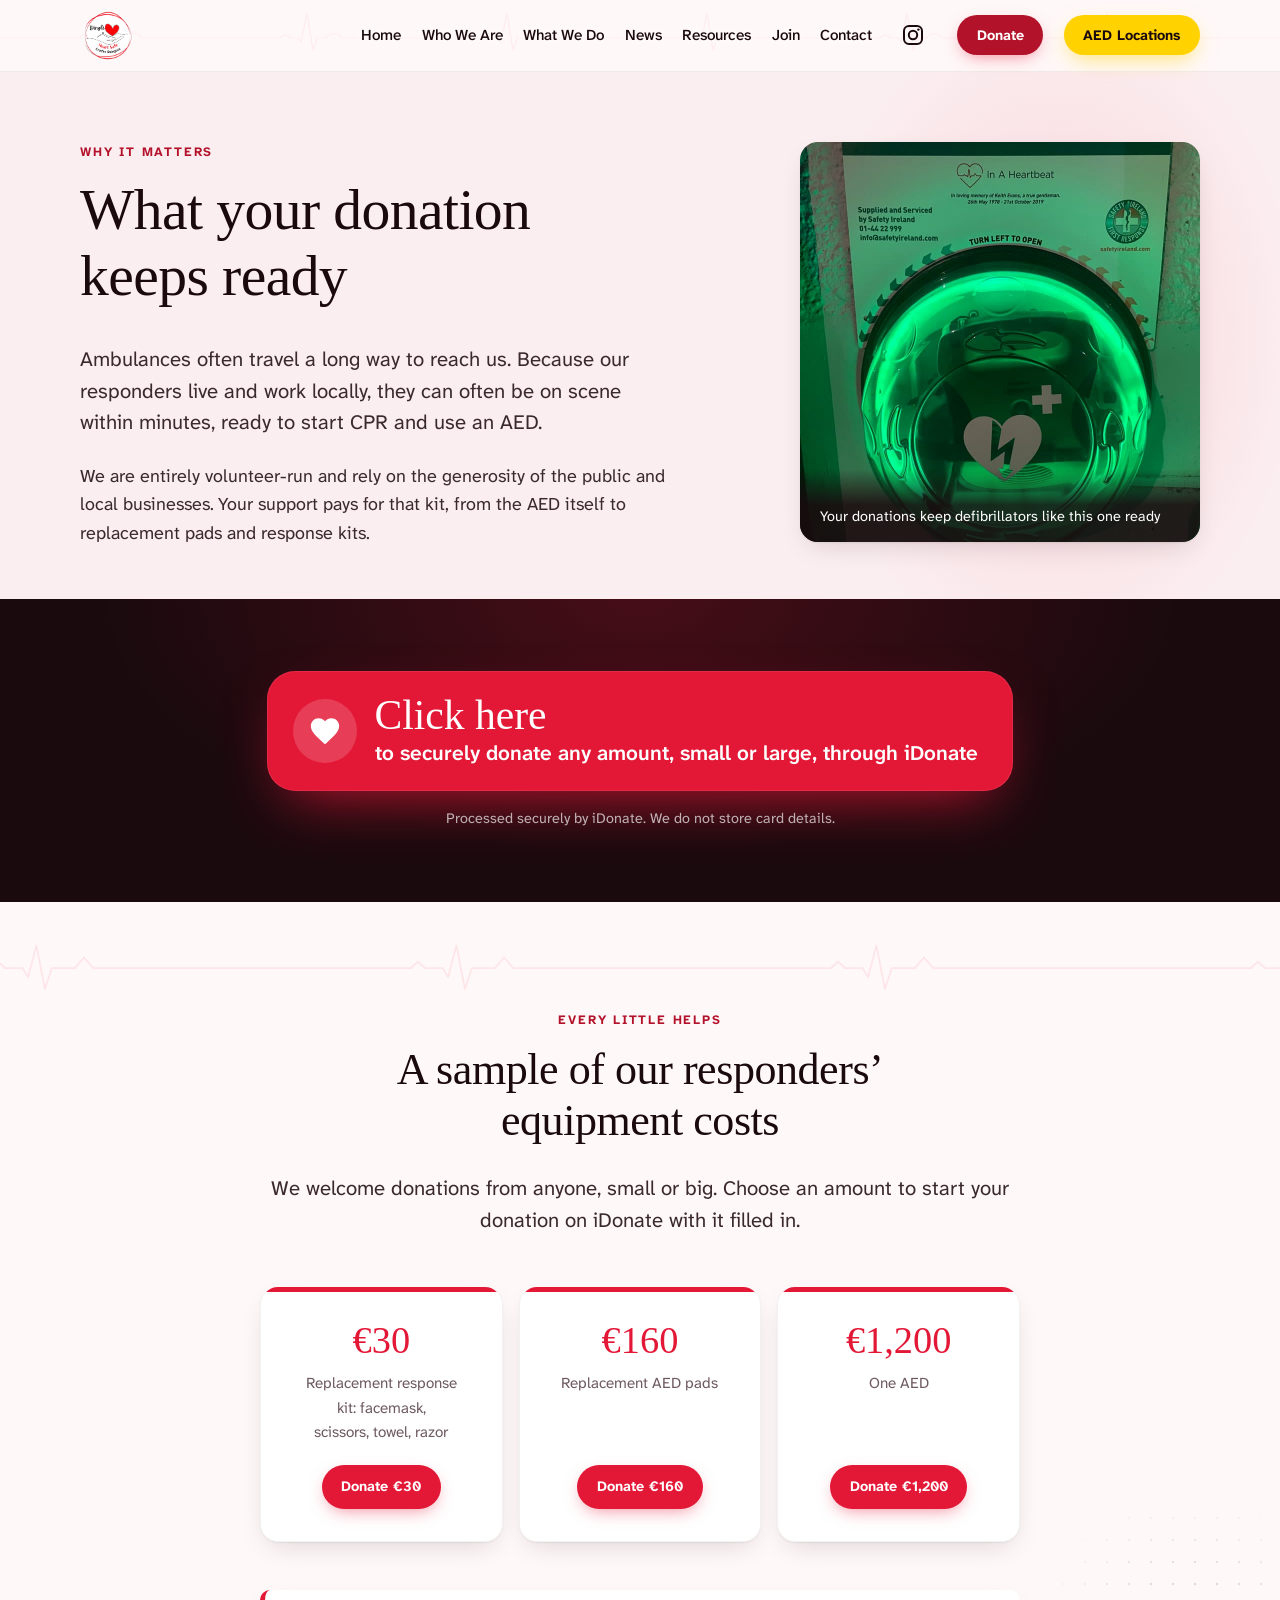
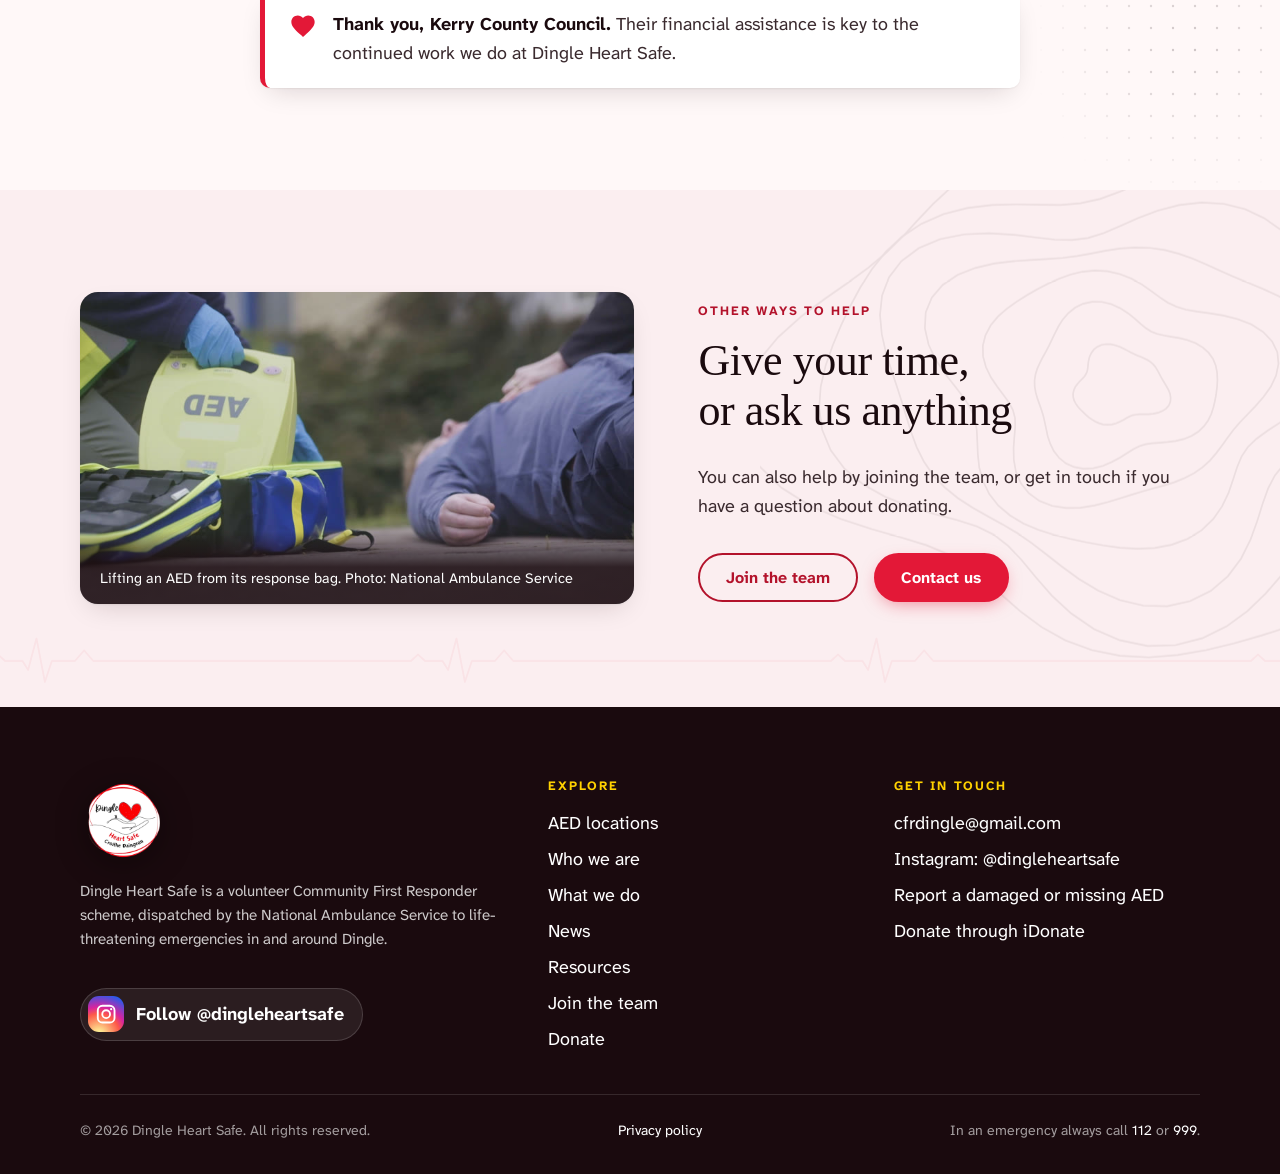
<file: donate.html>
<!DOCTYPE html>
<html lang="en">
<head>
  <meta charset="UTF-8">
  <script>document.documentElement.classList.add('js');setTimeout(function(){if(!window.dhsReady){document.documentElement.classList.add('reveal-fallback')}},3000)</script>
  <meta name="viewport" content="width=device-width, initial-scale=1, viewport-fit=cover">
  <title>Donate · Dingle Heart Safe</title>
  <meta name="description" content="Dingle Heart Safe is entirely volunteer-run. Donate securely through iDonate to fund AEDs, replacement pads and response kits for our responders in Dingle.">
  <meta name="theme-color" content="#E31837" media="(prefers-color-scheme: light)">
  <meta name="theme-color" content="#170C10" media="(prefers-color-scheme: dark)">
  <meta name="color-scheme" content="light dark">
  <link rel="canonical" href="https://dingleheartsafe.com/donate.html">
  <link rel="icon" href="img/favicon-64.png" type="image/png">
  <link rel="apple-touch-icon" sizes="180x180" href="img/apple-touch-icon.png">
  <meta property="og:type" content="website">
  <meta property="og:site_name" content="Dingle Heart Safe">
  <meta property="og:title" content="Donate · Dingle Heart Safe">
  <meta property="og:description" content="Dingle Heart Safe is entirely volunteer-run. Donate securely through iDonate to fund AEDs, replacement pads and response kits for our responders in Dingle.">
  <meta property="og:image" content="https://dingleheartsafe.com/img/og-donate.jpg">
  <meta property="og:url" content="https://dingleheartsafe.com/donate.html">
  <link rel="preload" href="fonts/atkinson-hyperlegible-next-latin.woff2" as="font" type="font/woff2" crossorigin>
  <link rel="stylesheet" href="styles.css?v=20261008g">
</head>
<body class="has-action-bar">
  <a class="skip-link" href="#main">Skip to content</a>

  <header class="site-header">
    <span class="site-header__pulse" aria-hidden="true"></span>
    <nav class="nav container" aria-label="Main">
      <a class="nav__logo" href="index.html"><img src="img/logo-170.png" alt="Dingle Heart Safe" width="170" height="161"></a>
      <span class="nav__title" aria-hidden="true">Dingle Heart Safe</span>
      <button class="nav__toggle" type="button" data-menu-toggle aria-expanded="false" aria-controls="site-menu"><span class="nav__bars"></span><span class="visually-hidden">Menu</span></button>
      <ul class="nav__links" id="site-menu" data-menu>
        <li><a href="index.html">Home</a></li>
        <li class="for-touch"><a href="aed.html">AED Locations</a></li>
        <li><a href="who-we-are.html">Who We Are</a></li>
        <li><a href="what-we-do.html">What We Do</a></li>
        <li><a href="news.html">News</a></li>
        <li><a href="resources.html">Resources</a></li>
        <li><a href="join.html">Join</a></li>
        <li><a href="contact.html">Contact</a></li>
        <li class="nav__social"><a href="https://www.instagram.com/dingleheartsafe/" target="_blank" rel="noopener"><svg viewBox="0 0 24 24" width="24" height="24" aria-hidden="true" focusable="false"><rect x="3" y="3" width="18" height="18" rx="5" fill="none" stroke="currentColor" stroke-width="2"/><circle cx="12" cy="12" r="4.2" fill="none" stroke="currentColor" stroke-width="2"/><circle cx="17.4" cy="6.6" r="1.2" fill="currentColor"/></svg><span class="nav__social-label">Instagram</span><span class="visually-hidden"> @dingleheartsafe</span></a></li>
        <li class="nav__cta"><a class="btn btn--sm" href="donate.html" aria-current="page">Donate</a></li>
        <li class="nav__cta for-touch"><a class="btn btn--aed btn--sm" href="aed.html#find-aed">Nearest AED</a></li>
        <li class="nav__cta for-desktop"><a class="btn btn--aed btn--sm" href="aed.html">AED Locations</a></li>
      </ul>
    </nav>
  </header>

  <main id="main">

    <!-- Why it matters -->
    <section class="page-head page-head--donate" aria-labelledby="page-title">
      <div class="container page-head__inner page-head__inner--photo">
        <div>
          <p class="eyebrow">Why it matters</p>
          <h1 id="page-title">What your donation keeps ready</h1>
          <p class="lede">Ambulances often travel a long way to reach us. Because our responders live and work locally, they can often be on scene within minutes, ready to start CPR and use an AED.</p>
          <p>We are entirely volunteer-run and rely on the generosity of the public and local businesses. Your support pays for that kit, from the AED itself to replacement pads and response kits.</p>
        </div>
        <figure class="media media--ratio-3-4 page-head__still">
          <img src="img/photo-aed-cabinet-1600.jpg" srcset="img/photo-aed-cabinet-800.jpg 800w, img/photo-aed-cabinet-1600.jpg 1500w" sizes="(min-width: 820px) 40vw, 100vw" width="1500" height="2000" alt="An illuminated green public access defibrillator cabinet on a wall, with a sign reading Call 112" fetchpriority="high">
          <figcaption>Your donations keep defibrillators like this one ready</figcaption>
        </figure>
      </div>
    </section>

    <!-- Donate any amount -->
    <section class="section section--ink donate-cta" aria-label="Donate through iDonate">
      <div class="container text-center">
        <a class="donate-cta__btn" href="https://www.idonate.ie/cause/DingleCFR1" target="_blank" rel="noopener">
          <span class="donate-cta__icon"><svg viewBox="0 0 24 24" width="24" height="24" aria-hidden="true" focusable="false"><path fill="currentColor" d="M12 21.35l-1.45-1.32C5.4 15.36 2 12.28 2 8.5 2 5.42 4.42 3 7.5 3c1.74 0 3.41.81 4.5 2.09C13.09 3.81 14.76 3 16.5 3 19.58 3 22 5.42 22 8.5c0 3.78-3.4 6.86-8.55 11.54L12 21.35z"/></svg></span>
          <span class="donate-cta__text"><strong>Click here</strong><span>to securely donate any amount, small or large, through iDonate</span></span>
          <span class="visually-hidden"> (opens in a new tab)</span>
        </a>
        <p class="donate-cta__note">Processed securely by iDonate. We do not store card details.</p>
      </div>
    </section>

    <!-- Every little helps -->
    <section class="section" aria-labelledby="costs-title">
      <div class="container container--narrow">
        <div class="section__head section__head--center" data-reveal>
          <p class="eyebrow">Every little helps</p>
          <h2 id="costs-title">A sample of our responders&rsquo; equipment costs</h2>
          <p class="lede">We welcome donations from anyone, small or big. Choose an amount to start your donation on iDonate with it filled in.</p>
        </div>
        <div class="price-cards" data-reveal="2">
          <div class="card card--accent price-card">
            <b>€30</b><span>Replacement response kit: facemask, scissors, towel, razor</span>
            <a class="btn btn--sm price-card__btn" href="https://www.idonate.ie/donate/cause/DingleCFR1?amount=30" target="_blank" rel="noopener">Donate €30<span class="visually-hidden"> through iDonate (opens in a new tab)</span></a>
          </div>
          <div class="card card--accent price-card">
            <b>€160</b><span>Replacement AED pads</span>
            <a class="btn btn--sm price-card__btn" href="https://www.idonate.ie/donate/cause/DingleCFR1?amount=160" target="_blank" rel="noopener">Donate €160<span class="visually-hidden"> through iDonate (opens in a new tab)</span></a>
          </div>
          <div class="card card--accent price-card">
            <b>€1,200</b><span>One AED</span>
            <a class="btn btn--sm price-card__btn" href="https://www.idonate.ie/donate/cause/DingleCFR1?amount=1200" target="_blank" rel="noopener">Donate €1,200<span class="visually-hidden"> through iDonate (opens in a new tab)</span></a>
          </div>
        </div>
        <div class="mt-3" data-reveal="3">
          <div class="notice">
            <svg viewBox="0 0 24 24" width="24" height="24" aria-hidden="true" focusable="false"><path fill="currentColor" d="M12 21.35l-1.45-1.32C5.4 15.36 2 12.28 2 8.5 2 5.42 4.42 3 7.5 3c1.74 0 3.41.81 4.5 2.09C13.09 3.81 14.76 3 16.5 3 19.58 3 22 5.42 22 8.5c0 3.78-3.4 6.86-8.55 11.54L12 21.35z"/></svg>
            <p><strong>Thank you, Kerry County Council.</strong> Their financial assistance is key to the continued work we do at Dingle Heart Safe.</p>
          </div>
        </div>
      </div>
    </section>

    <!-- Other ways to help -->
    <section class="section section--tint" aria-labelledby="help-title">
      <div class="container split split--reverse">
        <div data-reveal>
          <p class="eyebrow">Other ways to help</p>
          <h2 id="help-title">Give your time, or ask us anything</h2>
          <p>You can also help by joining the team, or get in touch if you have a question about donating.</p>
          <div class="btn-row mt-2">
            <a class="btn btn--outline" href="join.html">Join the team</a>
            <a class="btn" href="contact.html">Contact us</a>
          </div>
        </div>
        <figure class="media media--ratio-16-9" data-reveal="2">
          <img src="img/nas-still-61-1600.jpg" srcset="img/nas-still-61-800.jpg 800w, img/nas-still-61-1600.jpg 1600w" sizes="(min-width: 820px) 50vw, 100vw" width="1600" height="900" alt="A responder in blue gloves lifts a yellow AED from its response bag beside a person lying on the ground" loading="lazy">
          <figcaption>Lifting an AED from its response bag. Photo: National Ambulance Service</figcaption>
        </figure>
      </div>
    </section>

  </main>

  <footer class="site-footer">
    <div class="container">
      <div class="footer__grid">
        <div class="footer__brand">
          <img src="img/logo-260.png" alt="" width="260" height="246" loading="lazy">
          <p>Dingle Heart Safe is a volunteer Community First Responder scheme, dispatched by the National Ambulance Service to life-threatening emergencies in and around Dingle.</p>
          <a class="footer__social" href="https://www.instagram.com/dingleheartsafe/" target="_blank" rel="noopener"><span class="ig-badge"><svg viewBox="0 0 24 24" width="24" height="24" aria-hidden="true" focusable="false"><rect x="3" y="3" width="18" height="18" rx="5" fill="none" stroke="currentColor" stroke-width="2"/><circle cx="12" cy="12" r="4.2" fill="none" stroke="currentColor" stroke-width="2"/><circle cx="17.4" cy="6.6" r="1.2" fill="currentColor"/></svg></span>Follow @dingleheartsafe<span class="visually-hidden"> on Instagram</span></a>
        </div>
        <div>
          <h2 class="footer__title">Explore</h2>
          <ul class="footer__links">
            <li><a href="aed.html">AED locations</a></li>
            <li><a href="who-we-are.html">Who we are</a></li>
            <li><a href="what-we-do.html">What we do</a></li>
            <li><a href="news.html">News</a></li>
            <li><a href="resources.html">Resources</a></li>
            <li><a href="join.html">Join the team</a></li>
            <li><a href="donate.html">Donate</a></li>
          </ul>
        </div>
        <div>
          <h2 class="footer__title">Get in touch</h2>
          <ul class="footer__links">
            <li><a href="mailto:cfrdingle@gmail.com">cfrdingle@gmail.com</a></li>
            <li><a href="https://www.instagram.com/dingleheartsafe/" target="_blank" rel="noopener">Instagram: @dingleheartsafe</a></li>
            <li><a href="contact.html">Report a damaged or missing AED</a></li>
            <li><a href="https://www.idonate.ie/cause/DingleCFR1" target="_blank" rel="noopener">Donate through iDonate</a></li>
          </ul>
        </div>
      </div>
      <div class="footer__bottom">
        <p>&copy; <span data-year>2026</span> Dingle Heart Safe. All rights reserved.</p>
        <p><a href="privacy.html">Privacy policy</a></p>
        <p>In an emergency always call <a href="tel:112">112</a> or <a href="tel:999">999</a>.</p>
      </div>
    </div>
  </footer>

  <nav class="action-bar" data-action-bar aria-label="Quick actions">
    <div class="action-bar__inner">
      <a class="btn" href="tel:112"><svg class="btn__icon" viewBox="0 0 24 24" width="24" height="24" aria-hidden="true" focusable="false"><path fill="currentColor" d="M6.6 10.8a15.1 15.1 0 0 0 6.6 6.6l2.2-2.2a1 1 0 0 1 1-.25c1.1.37 2.3.57 3.6.57a1 1 0 0 1 1 1V20a1 1 0 0 1-1 1A17 17 0 0 1 3 4a1 1 0 0 1 1-1h3.5a1 1 0 0 1 1 1c0 1.25.2 2.45.57 3.57a1 1 0 0 1-.25 1L6.6 10.8z"/></svg>Call 112</a>
    </div>
  </nav>

  <script src="site.js?v=20261008g" defer></script>
</body>
</html>
</file>
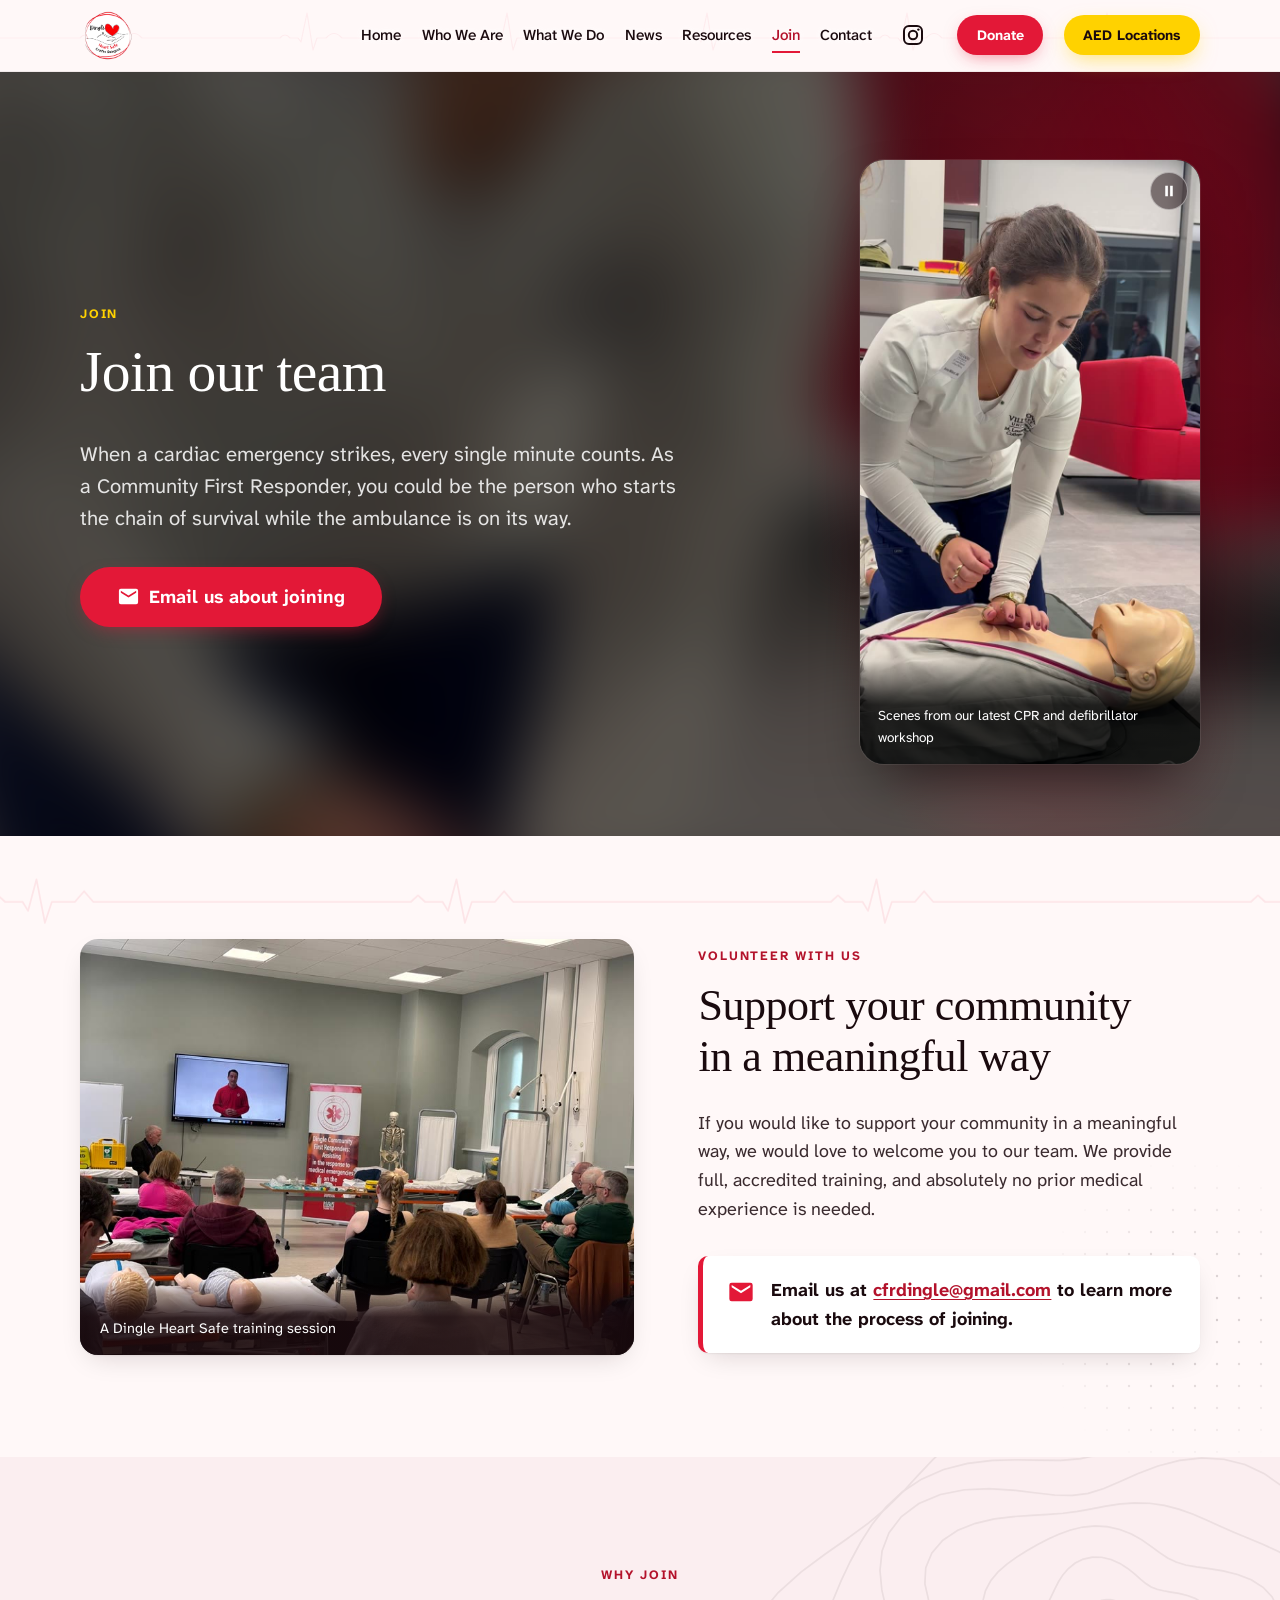
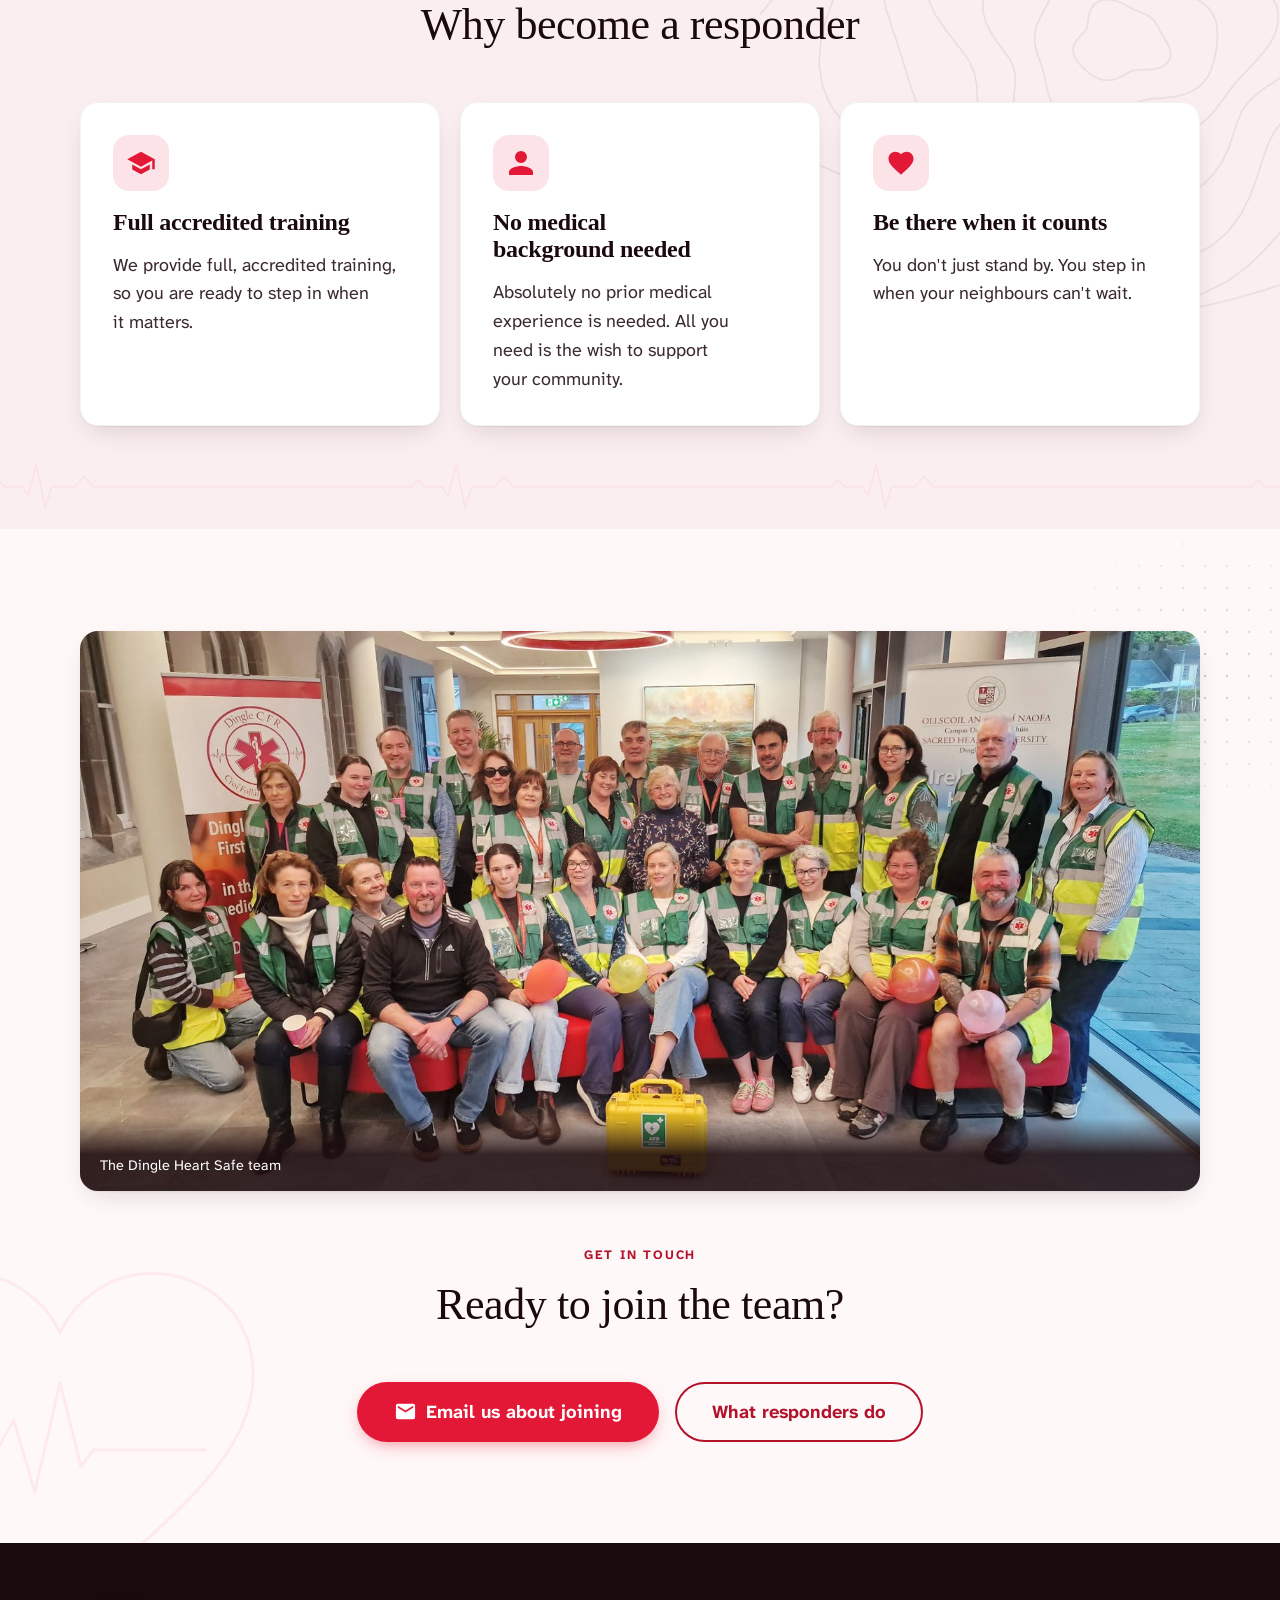
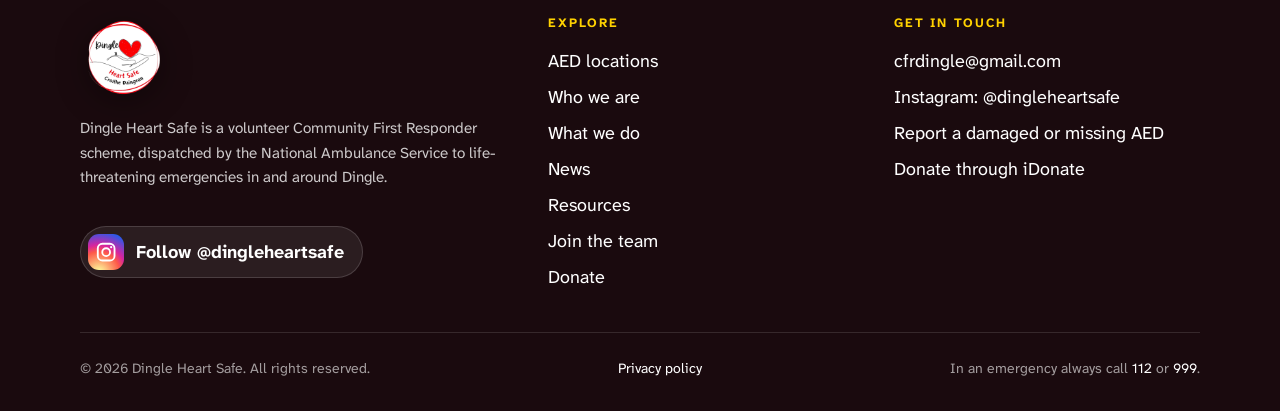
<file: join.html>
<!DOCTYPE html>
<html lang="en">
<head>
  <meta charset="UTF-8">
  <script>document.documentElement.classList.add('js');setTimeout(function(){if(!window.dhsReady){document.documentElement.classList.add('reveal-fallback')}},3000)</script>
  <meta name="viewport" content="width=device-width, initial-scale=1, viewport-fit=cover">
  <title>Join the team · Dingle Heart Safe</title>
  <meta name="description" content="Become a volunteer Community First Responder in Dingle. We provide full, accredited training and no prior medical experience is needed.">
  <meta name="theme-color" content="#E31837" media="(prefers-color-scheme: light)">
  <meta name="theme-color" content="#170C10" media="(prefers-color-scheme: dark)">
  <meta name="color-scheme" content="light dark">
  <link rel="canonical" href="https://dingleheartsafe.com/join.html">
  <link rel="icon" href="img/favicon-64.png" type="image/png">
  <link rel="apple-touch-icon" sizes="180x180" href="img/apple-touch-icon.png">
  <meta property="og:type" content="website">
  <meta property="og:site_name" content="Dingle Heart Safe">
  <meta property="og:title" content="Join the team · Dingle Heart Safe">
  <meta property="og:description" content="Become a volunteer Community First Responder in Dingle. We provide full, accredited training and no prior medical experience is needed.">
  <meta property="og:image" content="https://dingleheartsafe.com/img/nas-still-69-1600.jpg">
  <meta property="og:url" content="https://dingleheartsafe.com/join.html">
  <link rel="preload" href="fonts/atkinson-hyperlegible-next-latin.woff2" as="font" type="font/woff2" crossorigin>
  <link rel="stylesheet" href="styles.css?v=20261008g">
</head>
<body class="has-action-bar">
  <a class="skip-link" href="#main">Skip to content</a>

  <header class="site-header">
    <span class="site-header__pulse" aria-hidden="true"></span>
    <nav class="nav container" aria-label="Main">
      <a class="nav__logo" href="index.html"><img src="img/logo-170.png" alt="Dingle Heart Safe" width="170" height="161"></a>
      <span class="nav__title" aria-hidden="true">Dingle Heart Safe</span>
      <button class="nav__toggle" type="button" data-menu-toggle aria-expanded="false" aria-controls="site-menu"><span class="nav__bars"></span><span class="visually-hidden">Menu</span></button>
      <ul class="nav__links" id="site-menu" data-menu>
        <li><a href="index.html">Home</a></li>
        <li class="for-touch"><a href="aed.html">AED Locations</a></li>
        <li><a href="who-we-are.html">Who We Are</a></li>
        <li><a href="what-we-do.html">What We Do</a></li>
        <li><a href="news.html">News</a></li>
        <li><a href="resources.html">Resources</a></li>
        <li><a href="join.html" aria-current="page">Join</a></li>
        <li><a href="contact.html">Contact</a></li>
        <li class="nav__social"><a href="https://www.instagram.com/dingleheartsafe/" target="_blank" rel="noopener"><svg viewBox="0 0 24 24" width="24" height="24" aria-hidden="true" focusable="false"><rect x="3" y="3" width="18" height="18" rx="5" fill="none" stroke="currentColor" stroke-width="2"/><circle cx="12" cy="12" r="4.2" fill="none" stroke="currentColor" stroke-width="2"/><circle cx="17.4" cy="6.6" r="1.2" fill="currentColor"/></svg><span class="nav__social-label">Instagram</span><span class="visually-hidden"> @dingleheartsafe</span></a></li>
        <li class="nav__cta"><a class="btn btn--sm" href="donate.html">Donate</a></li>
        <li class="nav__cta for-touch"><a class="btn btn--aed btn--sm" href="aed.html#find-aed">Nearest AED</a></li>
        <li class="nav__cta for-desktop"><a class="btn btn--aed btn--sm" href="aed.html">AED Locations</a></li>
      </ul>
    </nav>
  </header>

  <main id="main">

    <!-- Page header -->
    <section class="page-head page-head--ink page-head--video" aria-labelledby="page-title" data-video-group>
      <video class="page-head__bg" data-autoplay data-src="video/workshop-720.mp4" poster="video/workshop-poster.jpg" muted loop playsinline preload="none" aria-hidden="true"></video>
      <div class="container page-head__inner page-head__inner--photo">
        <div>
          <p class="eyebrow">Join</p>
          <h1 id="page-title">Join our team</h1>
          <p class="lede">When a cardiac emergency strikes, every single minute counts. As a Community First Responder, you could be the person who starts the chain of survival while the ambulance is on its way.</p>
          <div class="btn-row mt-2">
            <a class="btn btn--lg" href="mailto:cfrdingle@gmail.com?subject=Joining%20Dingle%20Heart%20Safe">
              <svg class="btn__icon" viewBox="0 0 24 24" width="24" height="24" aria-hidden="true" focusable="false"><path fill="currentColor" d="M20 4H4a2 2 0 0 0-2 2v12a2 2 0 0 0 2 2h16a2 2 0 0 0 2-2V6a2 2 0 0 0-2-2zm0 4-8 5-8-5V6l8 5 8-5v2z"/></svg>
              Email us about joining
            </a>
          </div>
        </div>
        <figure class="video-card">
          <video data-autoplay data-src="video/workshop-720.mp4" data-src-small="video/workshop-480.mp4" poster="video/workshop-poster.jpg" muted loop playsinline preload="none" aria-label="Scenes from our CPR and defibrillator workshop: talks, demonstrations and people practising CPR on manikins"></video>
          <noscript><img class="video-card__poster" src="video/workshop-poster.jpg" width="720" height="1280" alt="A nursing student practises chest compressions on a manikin at our workshop"></noscript>
          <figcaption>Scenes from our latest CPR and defibrillator workshop</figcaption>
          <button class="video-toggle" type="button" data-video-toggle>
            <svg class="icon-pause" viewBox="0 0 24 24" width="24" height="24" aria-hidden="true" focusable="false"><path fill="currentColor" d="M7 5h3.5v14H7zm6.5 0H17v14h-3.5z"/></svg>
            <svg class="icon-play" viewBox="0 0 24 24" width="24" height="24" aria-hidden="true" focusable="false"><path fill="currentColor" d="M8 5.5v13l11-6.5z"/></svg>
            <span class="visually-hidden">Pause background video</span>
          </button>
        </figure>
      </div>
    </section>

    <!-- Volunteer with us -->
    <section class="section" aria-labelledby="volunteer-title">
      <div class="container split split--reverse">
        <div data-reveal>
          <p class="eyebrow">Volunteer with us</p>
          <h2 id="volunteer-title">Support your community in a meaningful way</h2>
          <p>If you would like to support your community in a meaningful way, we would love to welcome you to our team. We provide full, accredited training, and absolutely no prior medical experience is needed.</p>
          <div class="notice mt-2">
            <svg viewBox="0 0 24 24" width="24" height="24" aria-hidden="true" focusable="false"><path fill="currentColor" d="M20 4H4a2 2 0 0 0-2 2v12a2 2 0 0 0 2 2h16a2 2 0 0 0 2-2V6a2 2 0 0 0-2-2zm0 4-8 5-8-5V6l8 5 8-5v2z"/></svg>
            <div>
              <p><strong>Email us at <a href="mailto:cfrdingle@gmail.com?subject=Joining%20Dingle%20Heart%20Safe">cfrdingle@gmail.com</a> to learn more about the process of joining.</strong></p>
            </div>
          </div>
        </div>
        <figure class="media media--ratio-4-3" data-reveal="2">
          <img src="img/image-5-1600.jpg" srcset="img/image-5-800.jpg 800w, img/image-5-1600.jpg 1600w" sizes="(min-width: 820px) 50vw, 100vw" width="1600" height="1200" alt="Trainees seated in a hall watching a presentation at a Dingle Heart Safe training session, with training manikins in the foreground" loading="lazy">
          <figcaption>A Dingle Heart Safe training session</figcaption>
        </figure>
      </div>
    </section>

    <!-- Why join -->
    <section class="section section--tint" aria-labelledby="why-title">
      <div class="container">
        <div class="section__head section__head--center" data-reveal>
          <p class="eyebrow">Why join</p>
          <h2 id="why-title">Why become a responder</h2>
        </div>
        <div class="cards">
          <article class="card" data-reveal>
            <div class="card__icon"><svg viewBox="0 0 24 24" width="24" height="24" aria-hidden="true" focusable="false"><path fill="currentColor" d="M12 3 1 9l11 6 9-4.91V17h2V9L12 3zM5 13.18v4L12 21l7-3.82v-4L12 17l-7-3.82z"/></svg></div>
            <h3>Full accredited training</h3>
            <p>We provide full, accredited training, so you are ready to step in when it matters.</p>
          </article>
          <article class="card" data-reveal="2">
            <div class="card__icon"><svg viewBox="0 0 24 24" width="24" height="24" aria-hidden="true" focusable="false"><path fill="currentColor" d="M12 12a4.8 4.8 0 1 0 0-9.6 4.8 4.8 0 0 0 0 9.6zm0 2.4c-3.2 0-9.6 1.6-9.6 4.8v2.4h19.2v-2.4c0-3.2-6.4-4.8-9.6-4.8z"/></svg></div>
            <h3>No medical background needed</h3>
            <p>Absolutely no prior medical experience is needed. All you need is the wish to support your community.</p>
          </article>
          <article class="card" data-reveal="3">
            <div class="card__icon"><svg viewBox="0 0 24 24" width="24" height="24" aria-hidden="true" focusable="false"><path fill="currentColor" d="M12 21.35l-1.45-1.32C5.4 15.36 2 12.28 2 8.5 2 5.42 4.42 3 7.5 3c1.74 0 3.41.81 4.5 2.09C13.09 3.81 14.76 3 16.5 3 19.58 3 22 5.42 22 8.5c0 3.78-3.4 6.86-8.55 11.54L12 21.35z"/></svg></div>
            <h3>Be there when it counts</h3>
            <p>You don't just stand by. You step in when your neighbours can't wait.</p>
          </article>
        </div>
      </div>
    </section>

    <!-- The team -->
    <section class="section" aria-labelledby="cta-title">
      <div class="container">
        <figure class="media media--ratio-16-9" data-reveal>
          <img src="img/image-1-1600.jpg" srcset="img/image-1-800.jpg 800w, img/image-1-1600.jpg 1600w" sizes="(min-width: 1180px) 1120px, 100vw" width="1600" height="900" alt="The Dingle Heart Safe volunteer team in high-visibility vests, gathered around an AED" loading="lazy">
          <figcaption>The Dingle Heart Safe team</figcaption>
        </figure>
        <div class="section__head section__head--center mt-3" data-reveal>
          <p class="eyebrow">Get in touch</p>
          <h2 id="cta-title">Ready to join the team?</h2>
        </div>
        <div class="btn-row btn-row--center" data-reveal="2">
          <a class="btn btn--lg" href="mailto:cfrdingle@gmail.com?subject=Joining%20Dingle%20Heart%20Safe">
            <svg class="btn__icon" viewBox="0 0 24 24" width="24" height="24" aria-hidden="true" focusable="false"><path fill="currentColor" d="M20 4H4a2 2 0 0 0-2 2v12a2 2 0 0 0 2 2h16a2 2 0 0 0 2-2V6a2 2 0 0 0-2-2zm0 4-8 5-8-5V6l8 5 8-5v2z"/></svg>
            Email us about joining
          </a>
          <a class="btn btn--outline btn--lg" href="what-we-do.html">What responders do</a>
        </div>
      </div>
    </section>

  </main>

  <footer class="site-footer">
    <div class="container">
      <div class="footer__grid">
        <div class="footer__brand">
          <img src="img/logo-260.png" alt="" width="260" height="246" loading="lazy">
          <p>Dingle Heart Safe is a volunteer Community First Responder scheme, dispatched by the National Ambulance Service to life-threatening emergencies in and around Dingle.</p>
          <a class="footer__social" href="https://www.instagram.com/dingleheartsafe/" target="_blank" rel="noopener"><span class="ig-badge"><svg viewBox="0 0 24 24" width="24" height="24" aria-hidden="true" focusable="false"><rect x="3" y="3" width="18" height="18" rx="5" fill="none" stroke="currentColor" stroke-width="2"/><circle cx="12" cy="12" r="4.2" fill="none" stroke="currentColor" stroke-width="2"/><circle cx="17.4" cy="6.6" r="1.2" fill="currentColor"/></svg></span>Follow @dingleheartsafe<span class="visually-hidden"> on Instagram</span></a>
        </div>
        <div>
          <h2 class="footer__title">Explore</h2>
          <ul class="footer__links">
            <li><a href="aed.html">AED locations</a></li>
            <li><a href="who-we-are.html">Who we are</a></li>
            <li><a href="what-we-do.html">What we do</a></li>
            <li><a href="news.html">News</a></li>
            <li><a href="resources.html">Resources</a></li>
            <li><a href="join.html">Join the team</a></li>
            <li><a href="donate.html">Donate</a></li>
          </ul>
        </div>
        <div>
          <h2 class="footer__title">Get in touch</h2>
          <ul class="footer__links">
            <li><a href="mailto:cfrdingle@gmail.com">cfrdingle@gmail.com</a></li>
            <li><a href="https://www.instagram.com/dingleheartsafe/" target="_blank" rel="noopener">Instagram: @dingleheartsafe</a></li>
            <li><a href="contact.html">Report a damaged or missing AED</a></li>
            <li><a href="https://www.idonate.ie/cause/DingleCFR1" target="_blank" rel="noopener">Donate through iDonate</a></li>
          </ul>
        </div>
      </div>
      <div class="footer__bottom">
        <p>&copy; <span data-year>2026</span> Dingle Heart Safe. All rights reserved.</p>
        <p><a href="privacy.html">Privacy policy</a></p>
        <p>In an emergency always call <a href="tel:112">112</a> or <a href="tel:999">999</a>.</p>
      </div>
    </div>
  </footer>

  <nav class="action-bar" data-action-bar aria-label="Quick actions">
    <div class="action-bar__inner">
      <a class="btn" href="tel:112"><svg class="btn__icon" viewBox="0 0 24 24" width="24" height="24" aria-hidden="true" focusable="false"><path fill="currentColor" d="M6.6 10.8a15.1 15.1 0 0 0 6.6 6.6l2.2-2.2a1 1 0 0 1 1-.25c1.1.37 2.3.57 3.6.57a1 1 0 0 1 1 1V20a1 1 0 0 1-1 1A17 17 0 0 1 3 4a1 1 0 0 1 1-1h3.5a1 1 0 0 1 1 1c0 1.25.2 2.45.57 3.57a1 1 0 0 1-.25 1L6.6 10.8z"/></svg>Call 112</a>
    </div>
  </nav>

  <script src="site.js?v=20261008g" defer></script>
</body>
</html>
</file>
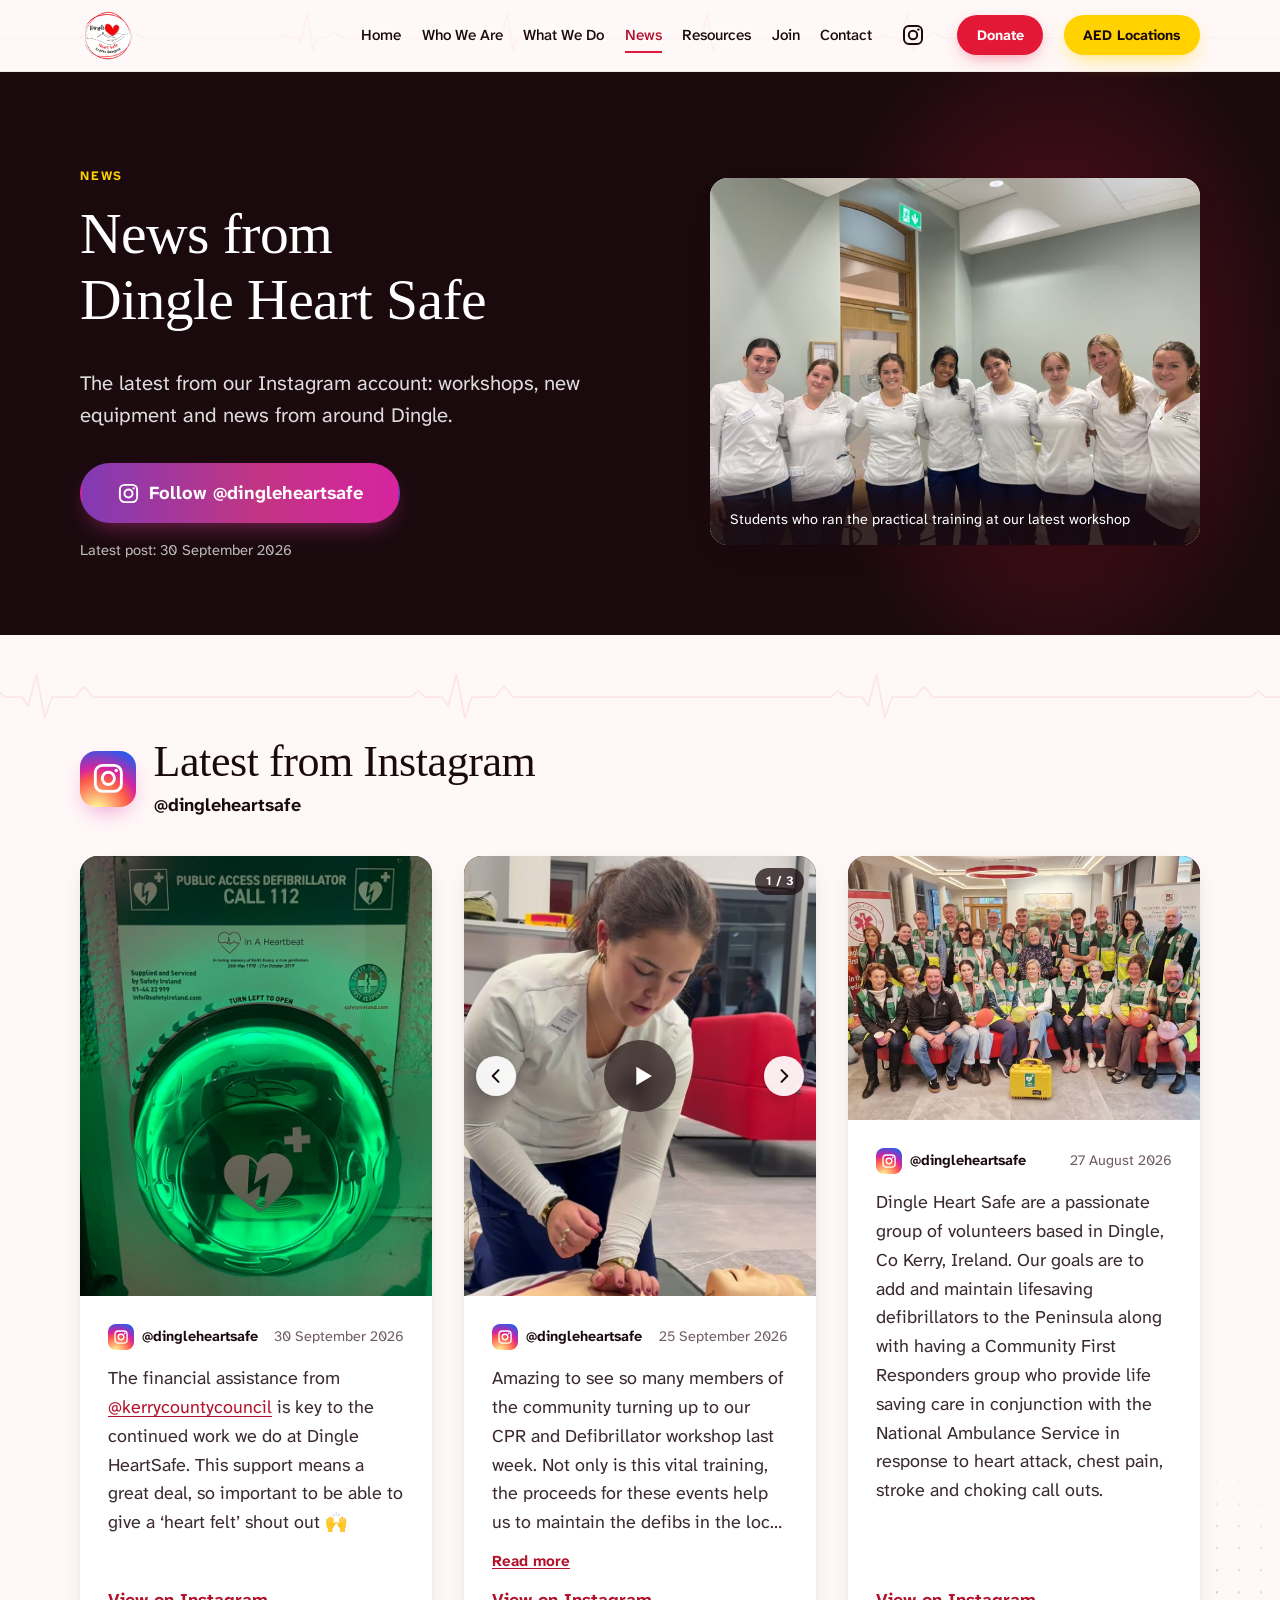
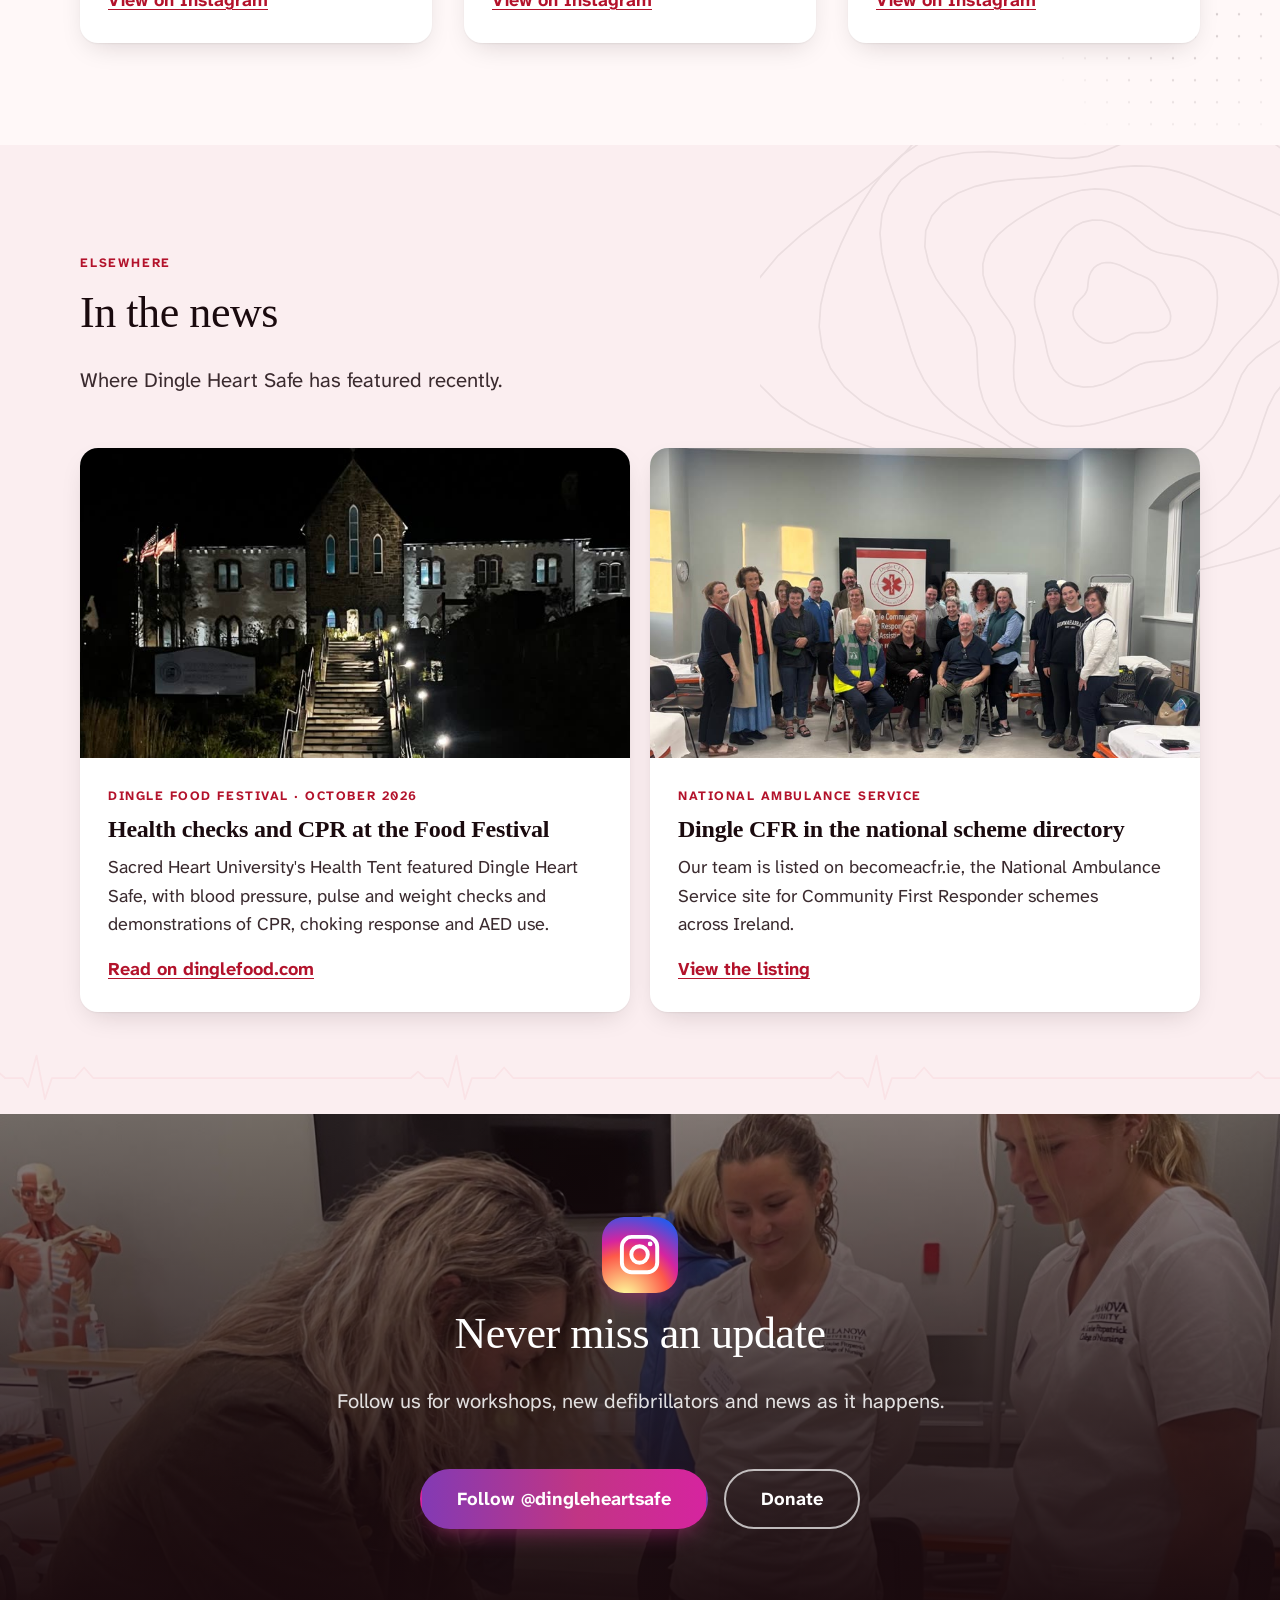
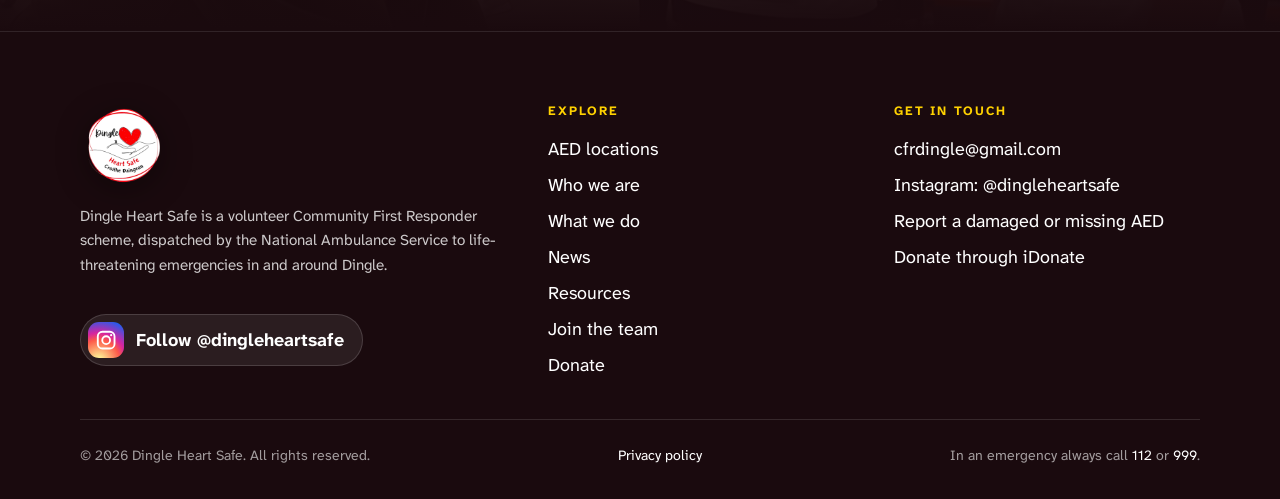
<file: news.html>
<!DOCTYPE html>
<html lang="en">
<head>
  <meta charset="UTF-8">
  <script>document.documentElement.classList.add('js');setTimeout(function(){if(!window.dhsReady){document.documentElement.classList.add('reveal-fallback')}},3000)</script>
  <meta name="viewport" content="width=device-width, initial-scale=1, viewport-fit=cover">
  <title>News · Dingle Heart Safe</title>
  <meta name="description" content="The latest from Dingle Heart Safe on Instagram: CPR and defibrillator workshops, new equipment and news from around Dingle.">
  <meta name="theme-color" content="#E31837" media="(prefers-color-scheme: light)">
  <meta name="theme-color" content="#170C10" media="(prefers-color-scheme: dark)">
  <meta name="color-scheme" content="light dark">
  <link rel="canonical" href="https://dingleheartsafe.com/news.html">
  <link rel="icon" href="img/favicon-64.png" type="image/png">
  <link rel="apple-touch-icon" sizes="180x180" href="img/apple-touch-icon.png">
  <meta property="og:type" content="website">
  <meta property="og:site_name" content="Dingle Heart Safe">
  <meta property="og:title" content="News · Dingle Heart Safe">
  <meta property="og:description" content="The latest from Dingle Heart Safe on Instagram.">
  <meta property="og:image" content="https://dingleheartsafe.com/img/og-news.jpg">
  <meta property="og:image:width" content="1200">
  <meta property="og:image:height" content="630">
  <meta property="og:image:alt" content="Nursing students who helped run a Dingle Heart Safe CPR workshop">
  <meta name="twitter:card" content="summary_large_image">
  <meta property="og:url" content="https://dingleheartsafe.com/news.html">
  <link rel="preload" href="fonts/atkinson-hyperlegible-next-latin.woff2" as="font" type="font/woff2" crossorigin>
  <link rel="stylesheet" href="styles.css?v=20261008g">
</head>
<body class="has-action-bar">
  <a class="skip-link" href="#main">Skip to content</a>

  <header class="site-header">
    <span class="site-header__pulse" aria-hidden="true"></span>
    <nav class="nav container" aria-label="Main">
      <a class="nav__logo" href="index.html"><img src="img/logo-170.png" alt="Dingle Heart Safe" width="170" height="161"></a>
      <span class="nav__title" aria-hidden="true">Dingle Heart Safe</span>
      <button class="nav__toggle" type="button" data-menu-toggle aria-expanded="false" aria-controls="site-menu"><span class="nav__bars"></span><span class="visually-hidden">Menu</span></button>
      <ul class="nav__links" id="site-menu" data-menu>
        <li><a href="index.html">Home</a></li>
        <li class="for-touch"><a href="aed.html">AED Locations</a></li>
        <li><a href="who-we-are.html">Who We Are</a></li>
        <li><a href="what-we-do.html">What We Do</a></li>
        <li><a href="news.html" aria-current="page">News</a></li>
        <li><a href="resources.html">Resources</a></li>
        <li><a href="join.html">Join</a></li>
        <li><a href="contact.html">Contact</a></li>
        <li class="nav__social"><a href="https://www.instagram.com/dingleheartsafe/" target="_blank" rel="noopener"><svg viewBox="0 0 24 24" width="24" height="24" aria-hidden="true" focusable="false"><rect x="3" y="3" width="18" height="18" rx="5" fill="none" stroke="currentColor" stroke-width="2"/><circle cx="12" cy="12" r="4.2" fill="none" stroke="currentColor" stroke-width="2"/><circle cx="17.4" cy="6.6" r="1.2" fill="currentColor"/></svg><span class="nav__social-label">Instagram</span><span class="visually-hidden"> @dingleheartsafe</span></a></li>
        <li class="nav__cta"><a class="btn btn--sm" href="donate.html">Donate</a></li>
        <li class="nav__cta for-touch"><a class="btn btn--aed btn--sm" href="aed.html#find-aed">Nearest AED</a></li>
        <li class="nav__cta for-desktop"><a class="btn btn--aed btn--sm" href="aed.html">AED Locations</a></li>
      </ul>
    </nav>
  </header>

  <main id="main">

    <!-- Page header -->
    <section class="page-head page-head--ink" aria-labelledby="page-title">
      <div class="container page-head__inner page-head__inner--photo">
        <div>
          <p class="eyebrow">News</p>
          <h1 id="page-title">News from Dingle Heart Safe</h1>
          <p class="lede">The latest from our Instagram account: workshops, new equipment and news from around Dingle.</p>
          <div class="btn-row mt-2">
            <a class="btn btn--ig btn--lg" href="https://www.instagram.com/dingleheartsafe/" target="_blank" rel="noopener">
              <svg class="btn__icon" viewBox="0 0 24 24" width="24" height="24" aria-hidden="true" focusable="false"><rect x="3" y="3" width="18" height="18" rx="5" fill="none" stroke="currentColor" stroke-width="2"/><circle cx="12" cy="12" r="4.2" fill="none" stroke="currentColor" stroke-width="2"/><circle cx="17.4" cy="6.6" r="1.2" fill="currentColor"/></svg>
              Follow @dingleheartsafe
            </a>
          </div>
          <p class="small mt-1">Latest post: <span data-insta-updated>30 September 2026</span></p>
        </div>
        <figure class="media media--ratio-4-3 media--focus-low">
          <img src="img/photo-shu-students-1600.jpg" srcset="img/photo-shu-students-800.jpg 800w, img/photo-shu-students-1600.jpg 1600w" sizes="(min-width: 820px) 45vw, 100vw" width="1600" height="1200" alt="Eight nursing students in white tunics who helped run the practical training at our latest workshop" fetchpriority="high">
          <figcaption>Students who ran the practical training at our latest workshop</figcaption>
        </figure>
      </div>
    </section>

    <!-- Instagram feed -->
    <section class="section" aria-labelledby="feed-title">
      <div class="container">
        <div class="ig-band__head" data-reveal>
          <div class="ig-band__id">
            <span class="ig-badge"><svg viewBox="0 0 24 24" width="24" height="24" aria-hidden="true" focusable="false"><rect x="3" y="3" width="18" height="18" rx="5" fill="none" stroke="currentColor" stroke-width="2"/><circle cx="12" cy="12" r="4.2" fill="none" stroke="currentColor" stroke-width="2"/><circle cx="17.4" cy="6.6" r="1.2" fill="currentColor"/></svg></span>
            <div>
              <h2 id="feed-title">Latest from Instagram</h2>
              <p><a class="ig-band__handle" href="https://www.instagram.com/dingleheartsafe/" target="_blank" rel="noopener">@dingleheartsafe</a></p>
            </div>
          </div>
        </div>
        <div data-insta-feed data-layout="cards" data-limit="12">
          <noscript><p>Turn on JavaScript to see our posts here, or <a href="https://www.instagram.com/dingleheartsafe/" target="_blank" rel="noopener">see them on Instagram</a>.</p></noscript>
        </div>
      </div>
    </section>

    <!-- In the news -->
    <section class="section section--tint" aria-labelledby="press-title">
      <div class="container">
        <div class="section__head" data-reveal>
          <p class="eyebrow">Elsewhere</p>
          <h2 id="press-title">In the news</h2>
          <p class="lede">Where Dingle Heart Safe has featured recently.</p>
        </div>
        <div class="press" data-reveal="2">
          <a class="press-card" href="https://www.dinglefood.com/shu/" target="_blank" rel="noopener">
            <div class="press-card__img"><img src="img/photo-shu-campus-wide-800.jpg" width="800" height="438" alt="The Sacred Heart University campus in Dingle, lit up at night" loading="lazy"></div>
            <div class="press-card__body">
              <p class="press-card__source">Dingle Food Festival · <span class="nowrap">October 2026</span></p>
              <h3>Health checks and CPR at the Food Festival</h3>
              <p>Sacred Heart University's Health Tent featured Dingle Heart Safe, with blood pressure, pulse and weight checks and demonstrations of CPR, choking response and AED use.</p>
              <span class="press-card__more">Read on dinglefood.com<span class="visually-hidden"> (opens in a new tab)</span></span>
            </div>
          </a>
          <a class="press-card" href="https://becomeacfr.ie/directory-cfr/listing/dingle-cfr/" target="_blank" rel="noopener">
            <div class="press-card__img"><img src="img/image-9-800.jpg" width="800" height="496" alt="Dingle Heart Safe volunteers gathered in front of a Dingle CFR banner" loading="lazy"></div>
            <div class="press-card__body">
              <p class="press-card__source">National Ambulance Service</p>
              <h3>Dingle CFR in the national scheme directory</h3>
              <p>Our team is listed on becomeacfr.ie, the National Ambulance Service site for Community First Responder schemes across Ireland.</p>
              <span class="press-card__more">View the listing<span class="visually-hidden"> (opens in a new tab)</span></span>
            </div>
          </a>
        </div>
      </div>
    </section>

    <!-- Follow -->
    <section class="section section--ink photo-band" aria-labelledby="follow-title">
      <img class="photo-band__img" src="img/photo-cpr-training-1600.jpg" srcset="img/photo-cpr-training-800.jpg 800w, img/photo-cpr-training-1600.jpg 1500w" sizes="100vw" width="1500" height="2000" alt="" loading="lazy">
      <div class="container text-center">
        <div class="section__head section__head--center" data-reveal>
          <span class="ig-badge ig-badge--lg"><svg viewBox="0 0 24 24" width="24" height="24" aria-hidden="true" focusable="false"><rect x="3" y="3" width="18" height="18" rx="5" fill="none" stroke="currentColor" stroke-width="2"/><circle cx="12" cy="12" r="4.2" fill="none" stroke="currentColor" stroke-width="2"/><circle cx="17.4" cy="6.6" r="1.2" fill="currentColor"/></svg></span>
          <h2 id="follow-title" class="mt-1">Never miss an update</h2>
          <p class="lede">Follow us for workshops, new defibrillators and news as it happens.</p>
        </div>
        <div class="btn-row btn-row--center" data-reveal="2">
          <a class="btn btn--ig btn--lg" href="https://www.instagram.com/dingleheartsafe/" target="_blank" rel="noopener">Follow @dingleheartsafe</a>
          <a class="btn btn--ghost btn--lg" href="donate.html">Donate</a>
        </div>
      </div>
    </section>

  </main>

  <footer class="site-footer">
    <div class="container">
      <div class="footer__grid">
        <div class="footer__brand">
          <img src="img/logo-260.png" alt="" width="260" height="246" loading="lazy">
          <p>Dingle Heart Safe is a volunteer Community First Responder scheme, dispatched by the National Ambulance Service to life-threatening emergencies in and around Dingle.</p>
          <a class="footer__social" href="https://www.instagram.com/dingleheartsafe/" target="_blank" rel="noopener"><span class="ig-badge"><svg viewBox="0 0 24 24" width="24" height="24" aria-hidden="true" focusable="false"><rect x="3" y="3" width="18" height="18" rx="5" fill="none" stroke="currentColor" stroke-width="2"/><circle cx="12" cy="12" r="4.2" fill="none" stroke="currentColor" stroke-width="2"/><circle cx="17.4" cy="6.6" r="1.2" fill="currentColor"/></svg></span>Follow @dingleheartsafe<span class="visually-hidden"> on Instagram</span></a>
        </div>
        <div>
          <h2 class="footer__title">Explore</h2>
          <ul class="footer__links">
            <li><a href="aed.html">AED locations</a></li>
            <li><a href="who-we-are.html">Who we are</a></li>
            <li><a href="what-we-do.html">What we do</a></li>
            <li><a href="news.html">News</a></li>
            <li><a href="resources.html">Resources</a></li>
            <li><a href="join.html">Join the team</a></li>
            <li><a href="donate.html">Donate</a></li>
          </ul>
        </div>
        <div>
          <h2 class="footer__title">Get in touch</h2>
          <ul class="footer__links">
            <li><a href="mailto:cfrdingle@gmail.com">cfrdingle@gmail.com</a></li>
            <li><a href="https://www.instagram.com/dingleheartsafe/" target="_blank" rel="noopener">Instagram: @dingleheartsafe</a></li>
            <li><a href="contact.html">Report a damaged or missing AED</a></li>
            <li><a href="https://www.idonate.ie/cause/DingleCFR1" target="_blank" rel="noopener">Donate through iDonate</a></li>
          </ul>
        </div>
      </div>
      <div class="footer__bottom">
        <p>&copy; <span data-year>2026</span> Dingle Heart Safe. All rights reserved.</p>
        <p><a href="privacy.html">Privacy policy</a></p>
        <p>In an emergency always call <a href="tel:112">112</a> or <a href="tel:999">999</a>.</p>
      </div>
    </div>
  </footer>

  <nav class="action-bar" data-action-bar aria-label="Quick actions">
    <div class="action-bar__inner">
      <a class="btn" href="tel:112"><svg class="btn__icon" viewBox="0 0 24 24" width="24" height="24" aria-hidden="true" focusable="false"><path fill="currentColor" d="M6.6 10.8a15.1 15.1 0 0 0 6.6 6.6l2.2-2.2a1 1 0 0 1 1-.25c1.1.37 2.3.57 3.6.57a1 1 0 0 1 1 1V20a1 1 0 0 1-1 1A17 17 0 0 1 3 4a1 1 0 0 1 1-1h3.5a1 1 0 0 1 1 1c0 1.25.2 2.45.57 3.57a1 1 0 0 1-.25 1L6.6 10.8z"/></svg>Call 112</a>
    </div>
  </nav>

  <script src="instagram-data.js?v=20261008g"></script>
  <script src="insta-feed.js?v=20261008g" defer></script>
  <script src="site.js?v=20261008g" defer></script>
</body>
</html>
</file>
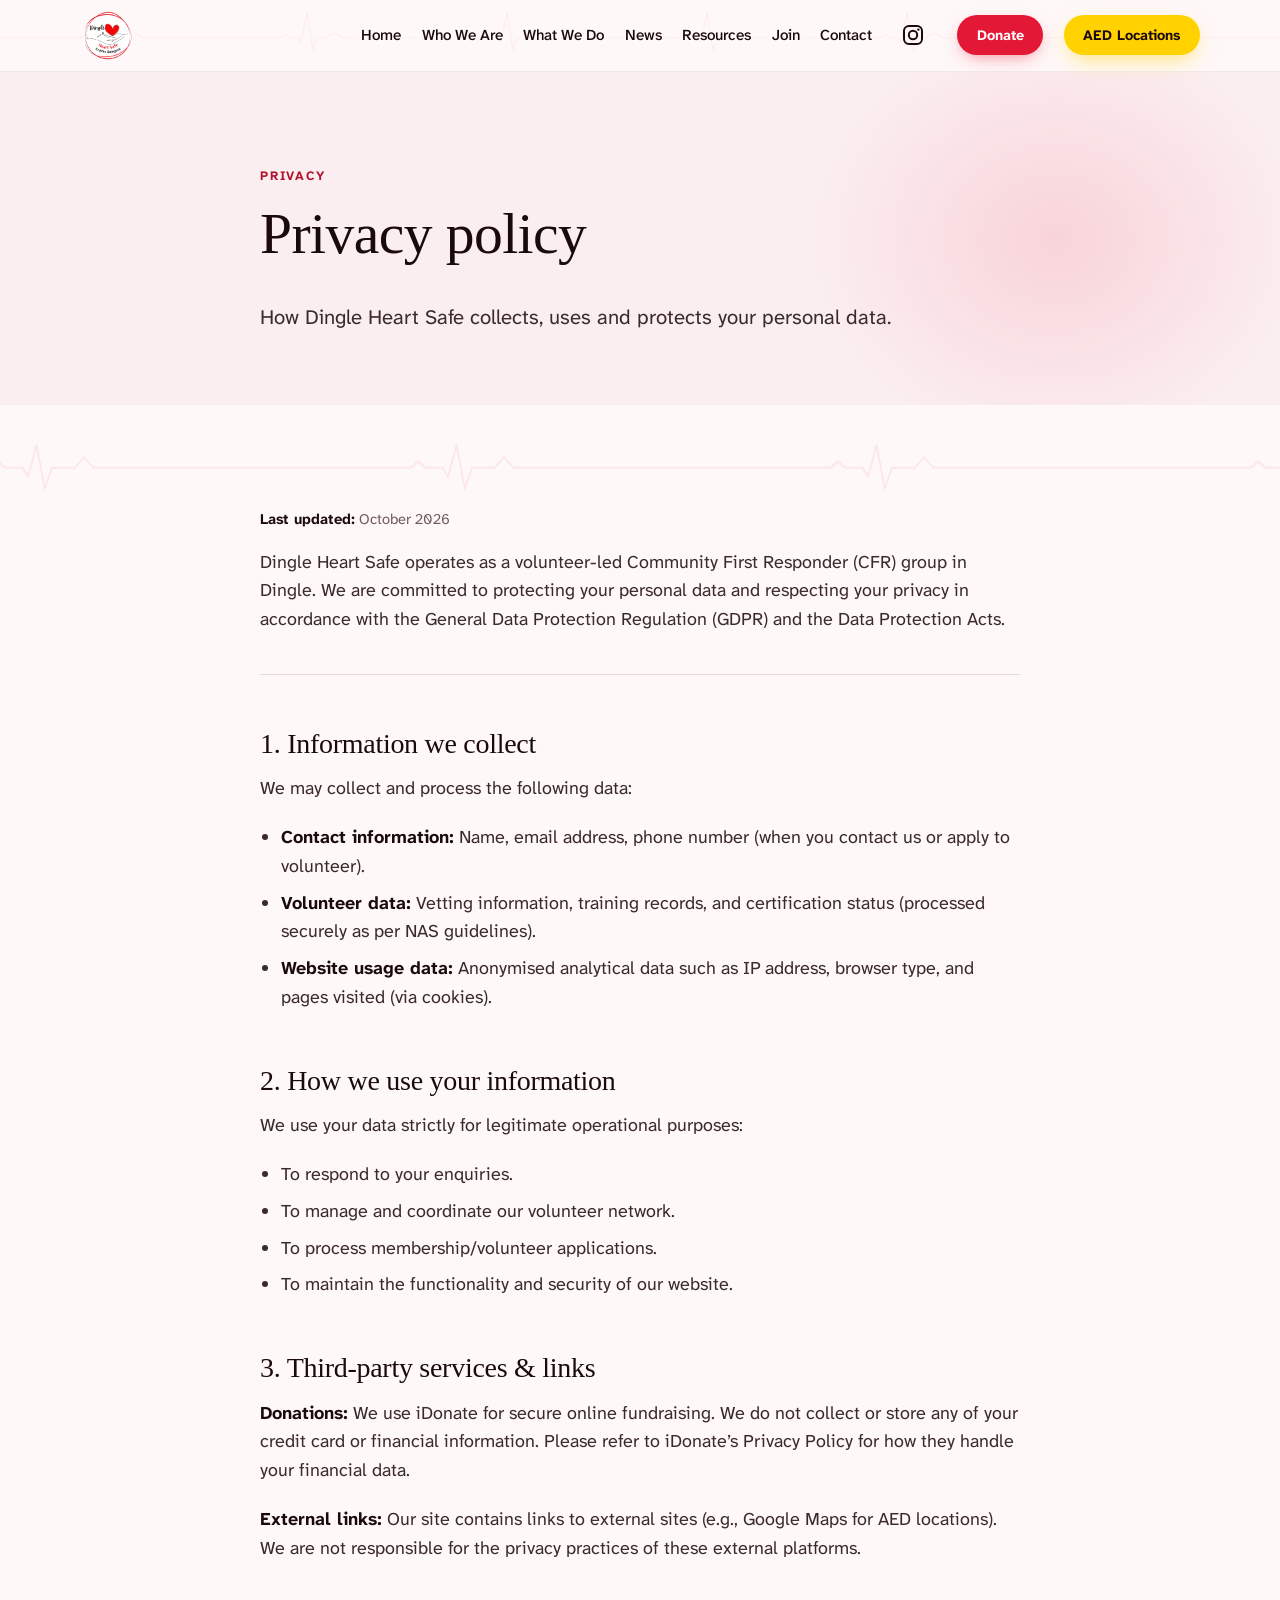
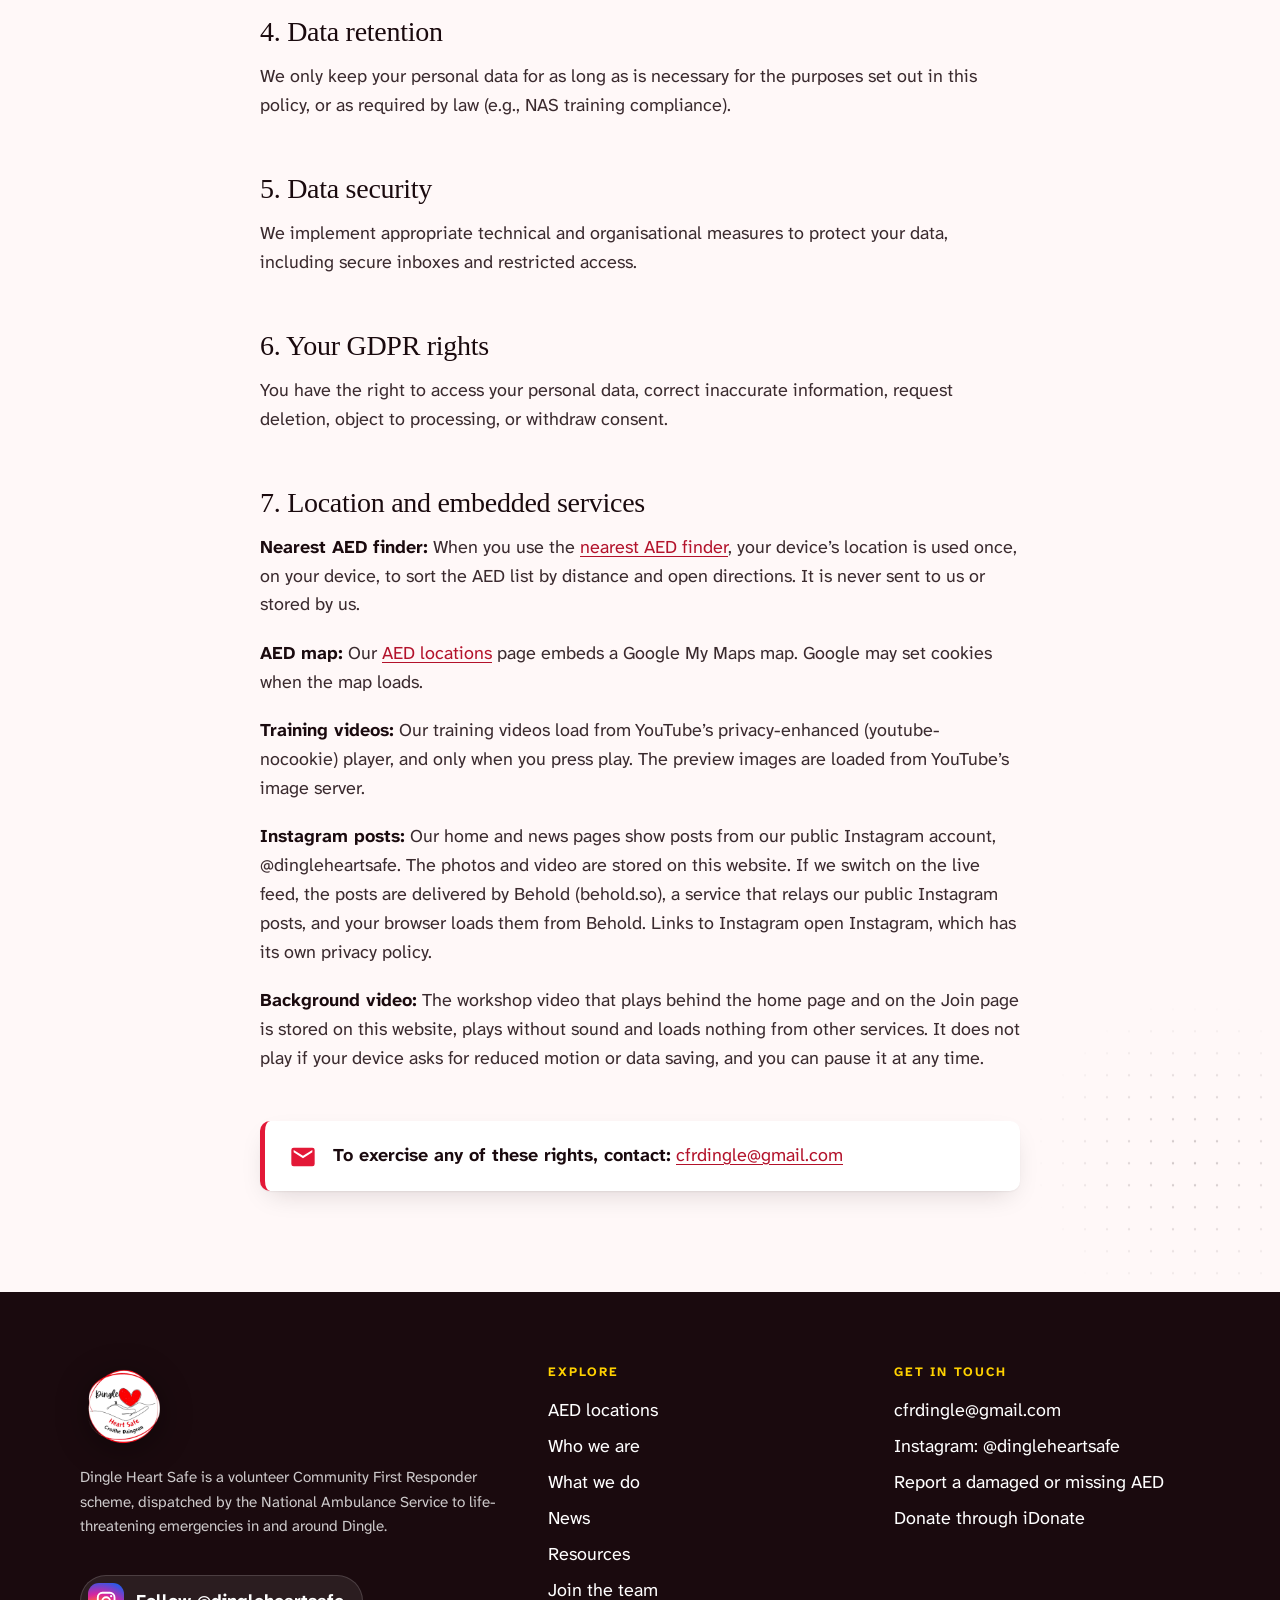
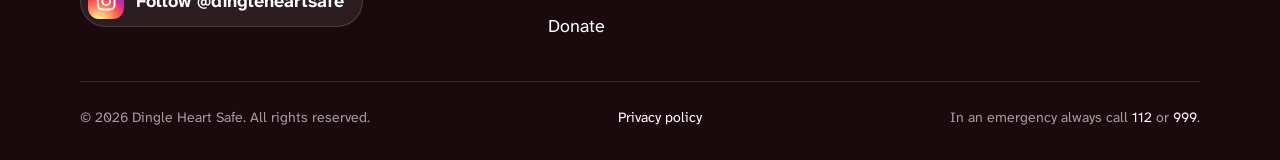
<file: privacy.html>
<!DOCTYPE html>
<html lang="en">
<head>
  <meta charset="UTF-8">
  <script>document.documentElement.classList.add('js');setTimeout(function(){if(!window.dhsReady){document.documentElement.classList.add('reveal-fallback')}},3000)</script>
  <meta name="viewport" content="width=device-width, initial-scale=1, viewport-fit=cover">
  <title>Privacy policy · Dingle Heart Safe</title>
  <meta name="description" content="How Dingle Heart Safe collects, uses and protects your personal data, in line with GDPR.">
  <meta name="theme-color" content="#E31837" media="(prefers-color-scheme: light)">
  <meta name="theme-color" content="#170C10" media="(prefers-color-scheme: dark)">
  <meta name="color-scheme" content="light dark">
  <link rel="canonical" href="https://dingleheartsafe.com/privacy.html">
  <link rel="icon" href="img/favicon-64.png" type="image/png">
  <link rel="apple-touch-icon" sizes="180x180" href="img/apple-touch-icon.png">
  <meta property="og:type" content="website">
  <meta property="og:site_name" content="Dingle Heart Safe">
  <meta property="og:title" content="Privacy policy · Dingle Heart Safe">
  <meta property="og:description" content="How Dingle Heart Safe collects, uses and protects your personal data, in line with GDPR.">
  <meta property="og:image" content="https://dingleheartsafe.com/img/image-1-1600.jpg">
  <meta property="og:url" content="https://dingleheartsafe.com/privacy.html">
  <link rel="preload" href="fonts/atkinson-hyperlegible-next-latin.woff2" as="font" type="font/woff2" crossorigin>
  <link rel="stylesheet" href="styles.css?v=20261008g">
</head>
<body class="has-action-bar">
  <a class="skip-link" href="#main">Skip to content</a>

  <header class="site-header">
    <span class="site-header__pulse" aria-hidden="true"></span>
    <nav class="nav container" aria-label="Main">
      <a class="nav__logo" href="index.html"><img src="img/logo-170.png" alt="Dingle Heart Safe" width="170" height="161"></a>
      <span class="nav__title" aria-hidden="true">Dingle Heart Safe</span>
      <button class="nav__toggle" type="button" data-menu-toggle aria-expanded="false" aria-controls="site-menu"><span class="nav__bars"></span><span class="visually-hidden">Menu</span></button>
      <ul class="nav__links" id="site-menu" data-menu>
        <li><a href="index.html">Home</a></li>
        <li class="for-touch"><a href="aed.html">AED Locations</a></li>
        <li><a href="who-we-are.html">Who We Are</a></li>
        <li><a href="what-we-do.html">What We Do</a></li>
        <li><a href="news.html">News</a></li>
        <li><a href="resources.html">Resources</a></li>
        <li><a href="join.html">Join</a></li>
        <li><a href="contact.html">Contact</a></li>
        <li class="nav__social"><a href="https://www.instagram.com/dingleheartsafe/" target="_blank" rel="noopener"><svg viewBox="0 0 24 24" width="24" height="24" aria-hidden="true" focusable="false"><rect x="3" y="3" width="18" height="18" rx="5" fill="none" stroke="currentColor" stroke-width="2"/><circle cx="12" cy="12" r="4.2" fill="none" stroke="currentColor" stroke-width="2"/><circle cx="17.4" cy="6.6" r="1.2" fill="currentColor"/></svg><span class="nav__social-label">Instagram</span><span class="visually-hidden"> @dingleheartsafe</span></a></li>
        <li class="nav__cta"><a class="btn btn--sm" href="donate.html">Donate</a></li>
        <li class="nav__cta for-touch"><a class="btn btn--aed btn--sm" href="aed.html#find-aed">Nearest AED</a></li>
        <li class="nav__cta for-desktop"><a class="btn btn--aed btn--sm" href="aed.html">AED Locations</a></li>
      </ul>
    </nav>
  </header>

  <main id="main">

    <!-- Page header -->
    <section class="page-head" aria-labelledby="page-title">
      <div class="container container--narrow page-head__inner">
        <div>
          <p class="eyebrow">Privacy</p>
          <h1 id="page-title">Privacy policy</h1>
          <p class="lede">How Dingle Heart Safe collects, uses and protects your personal data.</p>
        </div>
      </div>
    </section>

    <!-- Policy -->
    <section class="section" aria-label="Full privacy policy">
      <div class="container container--narrow">
        <div class="prose">
          <p class="small"><strong>Last updated:</strong> October 2026</p>
          <p>Dingle Heart Safe operates as a volunteer-led Community First Responder (CFR) group in Dingle. We are committed to protecting your personal data and respecting your privacy in accordance with the General Data Protection Regulation (GDPR) and the Data Protection Acts.</p>

          <hr>

          <h2>1. Information we collect</h2>
          <p>We may collect and process the following data:</p>
          <ul>
            <li><strong>Contact information:</strong> Name, email address, phone number (when you contact us or apply to volunteer).</li>
            <li><strong>Volunteer data:</strong> Vetting information, training records, and certification status (processed securely as per NAS guidelines).</li>
            <li><strong>Website usage data:</strong> Anonymised analytical data such as IP address, browser type, and pages visited (via cookies).</li>
          </ul>

          <h2>2. How we use your information</h2>
          <p>We use your data strictly for legitimate operational purposes:</p>
          <ul>
            <li>To respond to your enquiries.</li>
            <li>To manage and coordinate our volunteer network.</li>
            <li>To process membership/volunteer applications.</li>
            <li>To maintain the functionality and security of our website.</li>
          </ul>

          <h2>3. Third-party services &amp; links</h2>
          <p><strong>Donations:</strong> We use iDonate for secure online fundraising. We do not collect or store any of your credit card or financial information. Please refer to iDonate’s Privacy Policy for how they handle your financial data.</p>
          <p><strong>External links:</strong> Our site contains links to external sites (e.g., Google Maps for AED locations). We are not responsible for the privacy practices of these external platforms.</p>

          <h2>4. Data retention</h2>
          <p>We only keep your personal data for as long as is necessary for the purposes set out in this policy, or as required by law (e.g., NAS training compliance).</p>

          <h2>5. Data security</h2>
          <p>We implement appropriate technical and organisational measures to protect your data, including secure inboxes and restricted access.</p>

          <h2>6. Your GDPR rights</h2>
          <p>You have the right to access your personal data, correct inaccurate information, request deletion, object to processing, or withdraw consent.</p>

          <h2>7. Location and embedded services</h2>
          <p><strong>Nearest AED finder:</strong> When you use the <a href="aed.html#find-aed">nearest AED finder</a>, your device’s location is used once, on your device, to sort the AED list by distance and open directions. It is never sent to us or stored by us.</p>
          <p><strong>AED map:</strong> Our <a href="aed.html">AED locations</a> page embeds a Google My Maps map. Google may set cookies when the map loads.</p>
          <p><strong>Training videos:</strong> Our training videos load from YouTube’s privacy-enhanced (youtube-nocookie) player, and only when you press play. The preview images are loaded from YouTube’s image server.</p>
          <p><strong>Instagram posts:</strong> Our home and news pages show posts from our public Instagram account, @dingleheartsafe. The photos and video are stored on this website. If we switch on the live feed, the posts are delivered by Behold (behold.so), a service that relays our public Instagram posts, and your browser loads them from Behold. Links to Instagram open Instagram, which has its own privacy policy.</p>
          <p><strong>Background video:</strong> The workshop video that plays behind the home page and on the Join page is stored on this website, plays without sound and loads nothing from other services. It does not play if your device asks for reduced motion or data saving, and you can pause it at any time.</p>
        </div>

        <div class="notice mt-3" data-reveal="2">
          <svg viewBox="0 0 24 24" width="24" height="24" aria-hidden="true" focusable="false"><path fill="currentColor" d="M20 4H4a2 2 0 0 0-2 2v12a2 2 0 0 0 2 2h16a2 2 0 0 0 2-2V6a2 2 0 0 0-2-2zm0 4-8 5-8-5V6l8 5 8-5v2z"/></svg>
          <div>
            <p><strong>To exercise any of these rights, contact:</strong> <a href="mailto:cfrdingle@gmail.com">cfrdingle@gmail.com</a></p>
          </div>
        </div>
      </div>
    </section>

  </main>

  <footer class="site-footer">
    <div class="container">
      <div class="footer__grid">
        <div class="footer__brand">
          <img src="img/logo-260.png" alt="" width="260" height="246" loading="lazy">
          <p>Dingle Heart Safe is a volunteer Community First Responder scheme, dispatched by the National Ambulance Service to life-threatening emergencies in and around Dingle.</p>
          <a class="footer__social" href="https://www.instagram.com/dingleheartsafe/" target="_blank" rel="noopener"><span class="ig-badge"><svg viewBox="0 0 24 24" width="24" height="24" aria-hidden="true" focusable="false"><rect x="3" y="3" width="18" height="18" rx="5" fill="none" stroke="currentColor" stroke-width="2"/><circle cx="12" cy="12" r="4.2" fill="none" stroke="currentColor" stroke-width="2"/><circle cx="17.4" cy="6.6" r="1.2" fill="currentColor"/></svg></span>Follow @dingleheartsafe<span class="visually-hidden"> on Instagram</span></a>
        </div>
        <div>
          <h2 class="footer__title">Explore</h2>
          <ul class="footer__links">
            <li><a href="aed.html">AED locations</a></li>
            <li><a href="who-we-are.html">Who we are</a></li>
            <li><a href="what-we-do.html">What we do</a></li>
            <li><a href="news.html">News</a></li>
            <li><a href="resources.html">Resources</a></li>
            <li><a href="join.html">Join the team</a></li>
            <li><a href="donate.html">Donate</a></li>
          </ul>
        </div>
        <div>
          <h2 class="footer__title">Get in touch</h2>
          <ul class="footer__links">
            <li><a href="mailto:cfrdingle@gmail.com">cfrdingle@gmail.com</a></li>
            <li><a href="https://www.instagram.com/dingleheartsafe/" target="_blank" rel="noopener">Instagram: @dingleheartsafe</a></li>
            <li><a href="contact.html">Report a damaged or missing AED</a></li>
            <li><a href="https://www.idonate.ie/cause/DingleCFR1" target="_blank" rel="noopener">Donate through iDonate</a></li>
          </ul>
        </div>
      </div>
      <div class="footer__bottom">
        <p>&copy; <span data-year>2026</span> Dingle Heart Safe. All rights reserved.</p>
        <p><a href="privacy.html">Privacy policy</a></p>
        <p>In an emergency always call <a href="tel:112">112</a> or <a href="tel:999">999</a>.</p>
      </div>
    </div>
  </footer>

  <nav class="action-bar" data-action-bar aria-label="Quick actions">
    <div class="action-bar__inner">
      <a class="btn" href="tel:112"><svg class="btn__icon" viewBox="0 0 24 24" width="24" height="24" aria-hidden="true" focusable="false"><path fill="currentColor" d="M6.6 10.8a15.1 15.1 0 0 0 6.6 6.6l2.2-2.2a1 1 0 0 1 1-.25c1.1.37 2.3.57 3.6.57a1 1 0 0 1 1 1V20a1 1 0 0 1-1 1A17 17 0 0 1 3 4a1 1 0 0 1 1-1h3.5a1 1 0 0 1 1 1c0 1.25.2 2.45.57 3.57a1 1 0 0 1-.25 1L6.6 10.8z"/></svg>Call 112</a>
    </div>
  </nav>

  <script src="site.js?v=20261008g" defer></script>
</body>
</html>
</file>
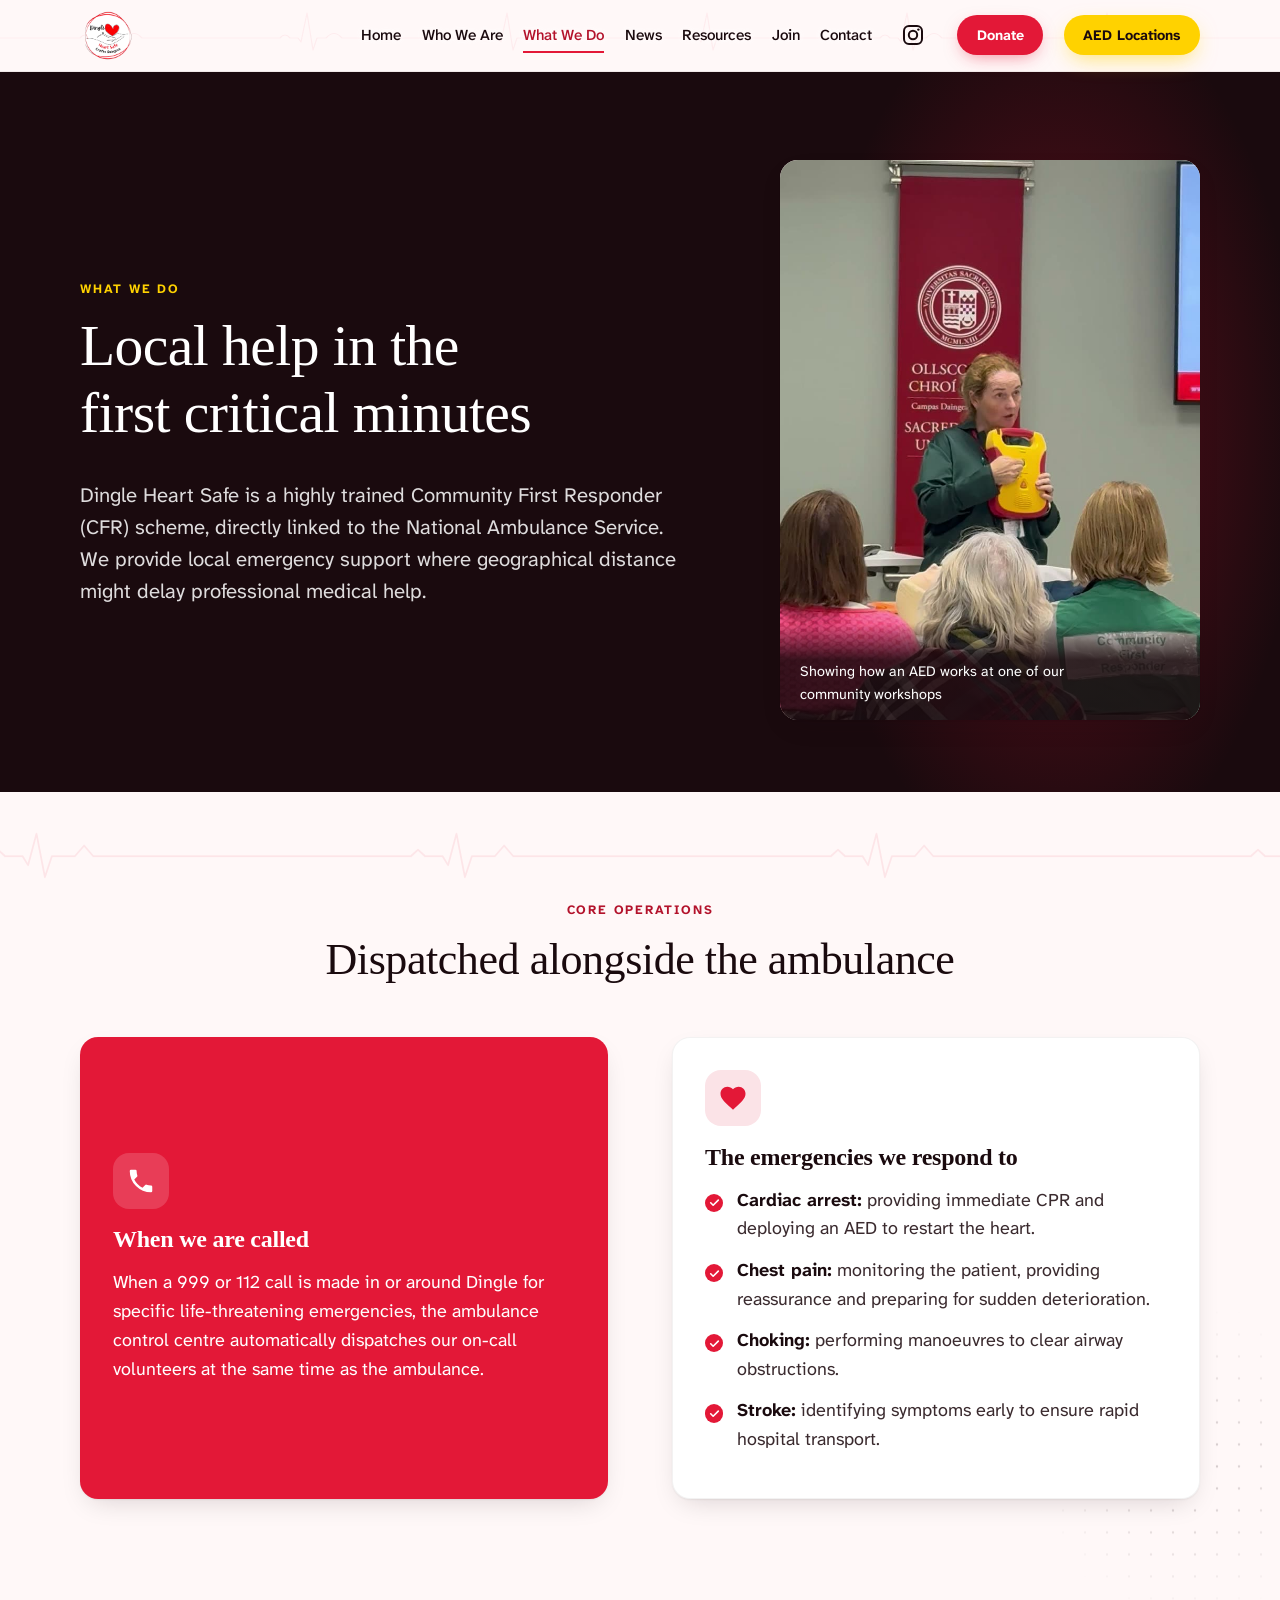
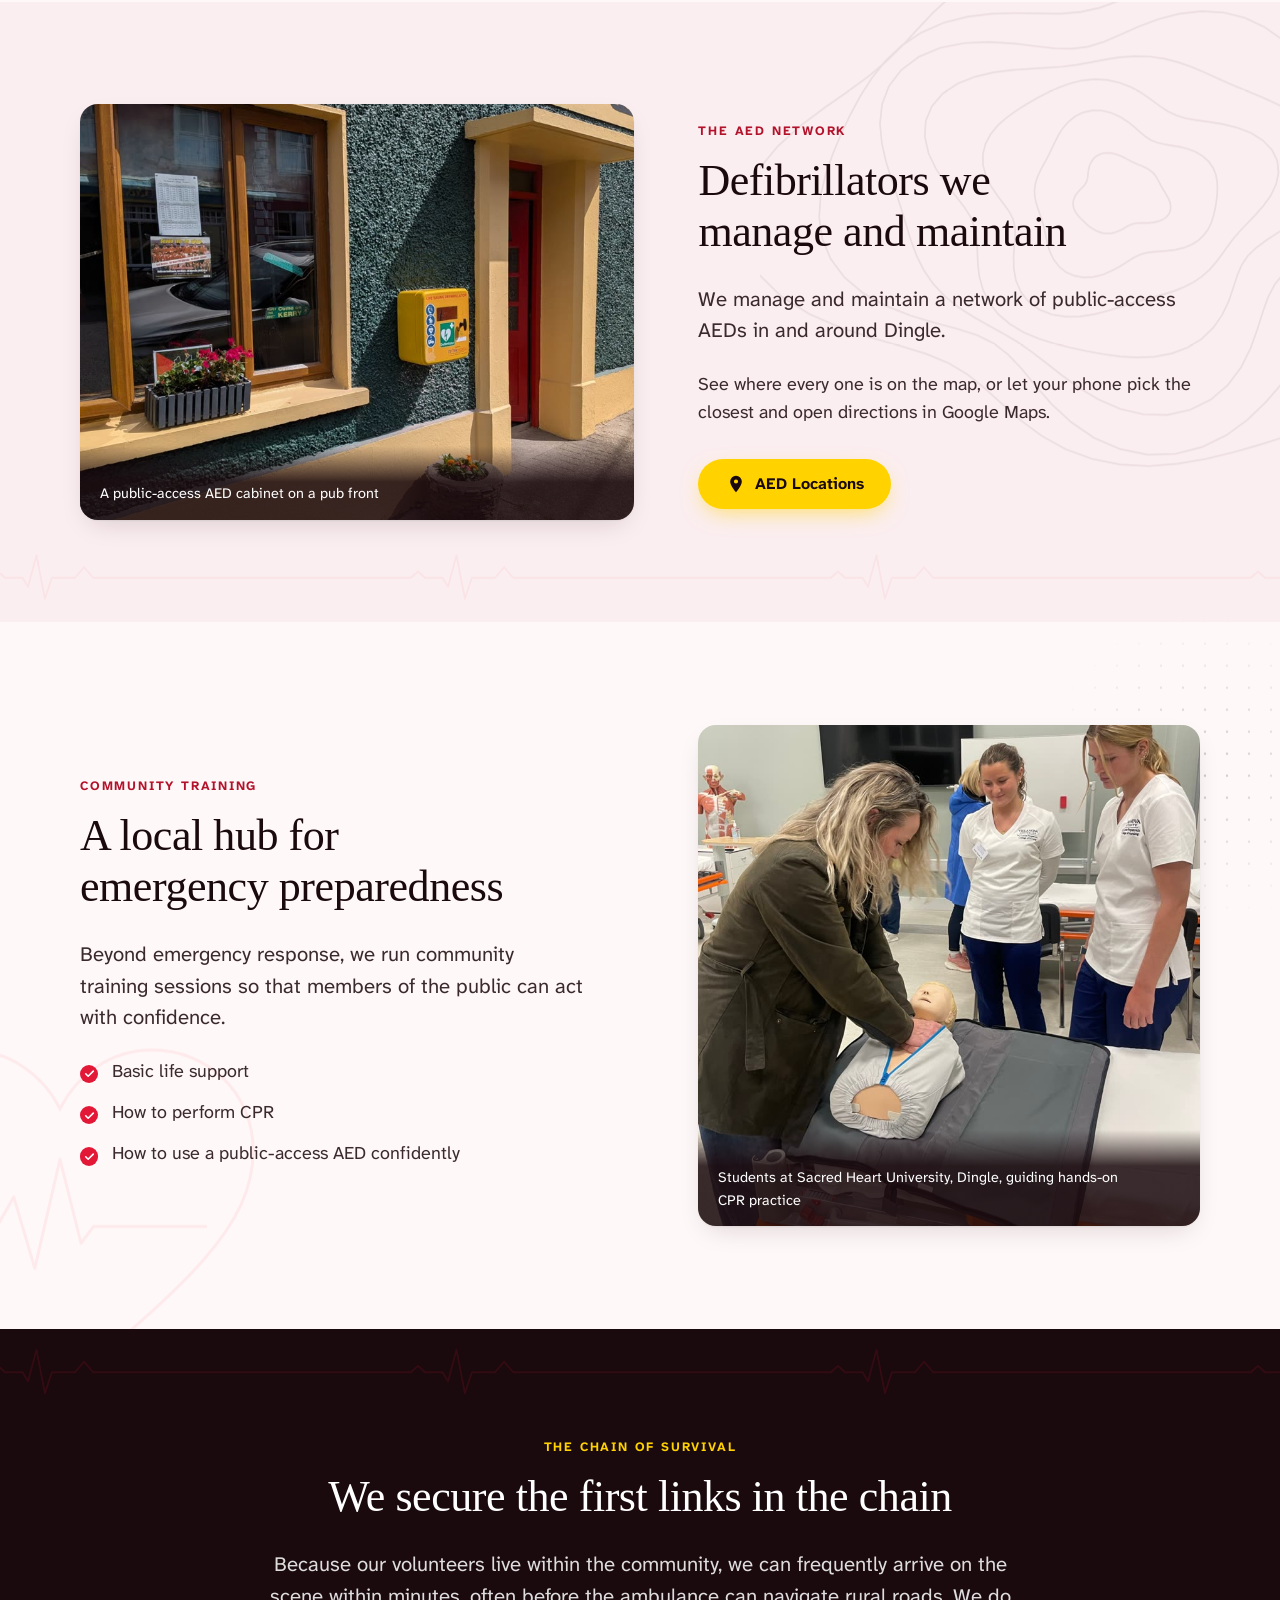
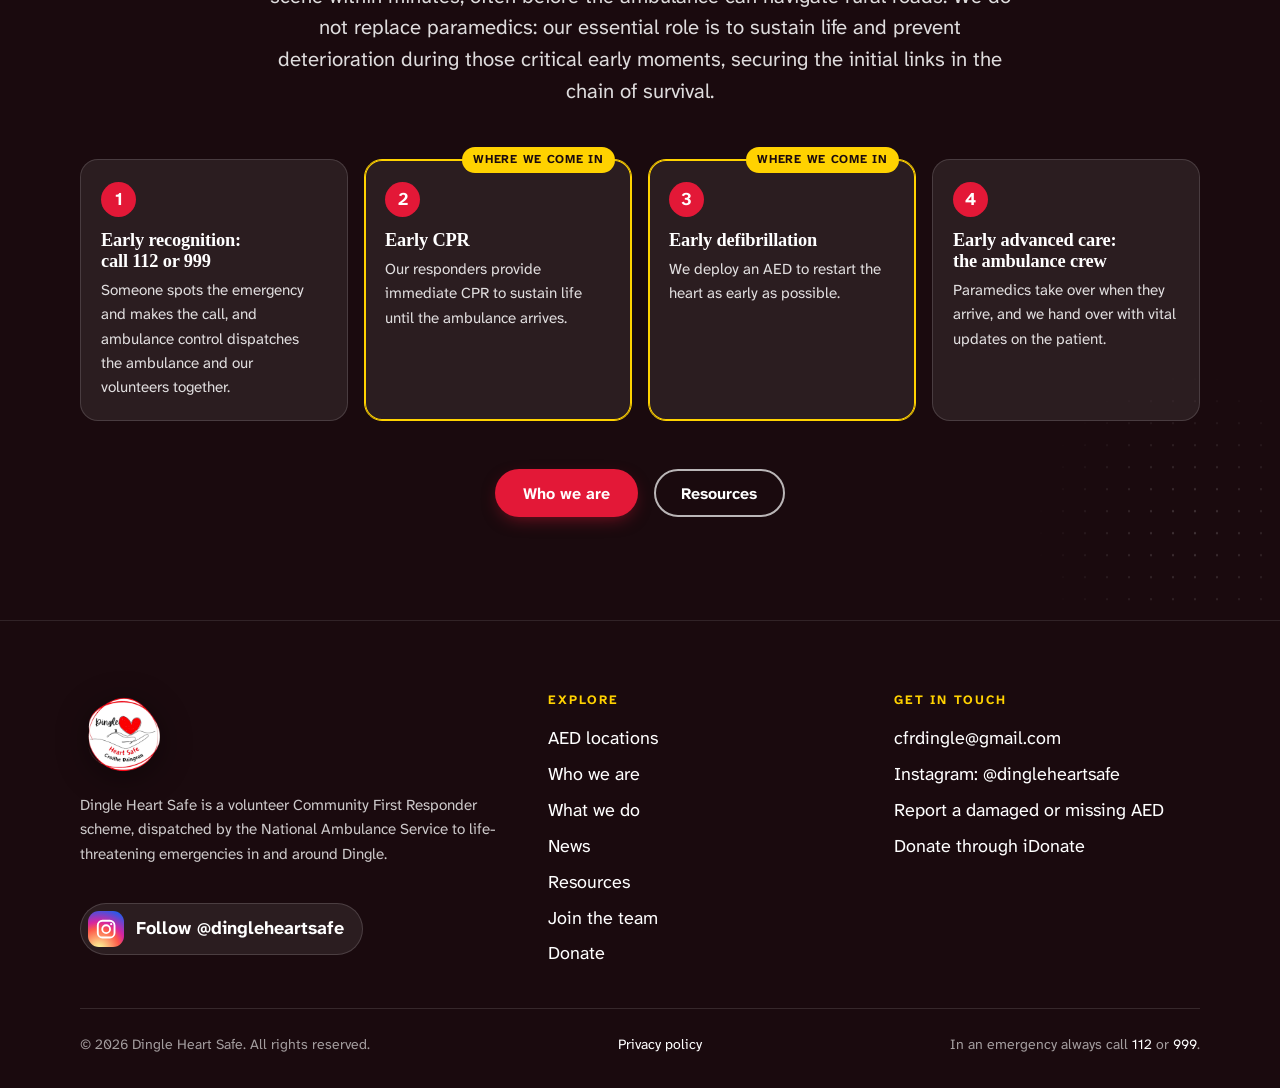
<file: what-we-do.html>
<!DOCTYPE html>
<html lang="en">
<head>
  <meta charset="UTF-8">
  <script>document.documentElement.classList.add('js');setTimeout(function(){if(!window.dhsReady){document.documentElement.classList.add('reveal-fallback')}},3000)</script>
  <meta name="viewport" content="width=device-width, initial-scale=1, viewport-fit=cover">
  <title>What we do · Dingle Heart Safe</title>
  <meta name="description" content="Dingle Heart Safe volunteers are dispatched alongside the National Ambulance Service to cardiac arrest, chest pain, choking and stroke. We also maintain public-access AEDs and run community CPR training.">
  <meta name="theme-color" content="#E31837" media="(prefers-color-scheme: light)">
  <meta name="theme-color" content="#170C10" media="(prefers-color-scheme: dark)">
  <meta name="color-scheme" content="light dark">
  <link rel="canonical" href="https://dingleheartsafe.com/what-we-do.html">
  <link rel="icon" href="img/favicon-64.png" type="image/png">
  <link rel="apple-touch-icon" sizes="180x180" href="img/apple-touch-icon.png">
  <meta property="og:type" content="website">
  <meta property="og:site_name" content="Dingle Heart Safe">
  <meta property="og:title" content="What we do · Dingle Heart Safe">
  <meta property="og:description" content="Dingle Heart Safe volunteers are dispatched alongside the National Ambulance Service to cardiac arrest, chest pain, choking and stroke. We also maintain public-access AEDs and run community CPR training.">
  <meta property="og:image" content="https://dingleheartsafe.com/img/nas-still-64-1600.jpg">
  <meta property="og:url" content="https://dingleheartsafe.com/what-we-do.html">
  <link rel="preload" href="fonts/atkinson-hyperlegible-next-latin.woff2" as="font" type="font/woff2" crossorigin>
  <link rel="stylesheet" href="styles.css?v=20261008g">
</head>
<body class="has-action-bar">
  <a class="skip-link" href="#main">Skip to content</a>

  <header class="site-header">
    <span class="site-header__pulse" aria-hidden="true"></span>
    <nav class="nav container" aria-label="Main">
      <a class="nav__logo" href="index.html"><img src="img/logo-170.png" alt="Dingle Heart Safe" width="170" height="161"></a>
      <span class="nav__title" aria-hidden="true">Dingle Heart Safe</span>
      <button class="nav__toggle" type="button" data-menu-toggle aria-expanded="false" aria-controls="site-menu"><span class="nav__bars"></span><span class="visually-hidden">Menu</span></button>
      <ul class="nav__links" id="site-menu" data-menu>
        <li><a href="index.html">Home</a></li>
        <li class="for-touch"><a href="aed.html">AED Locations</a></li>
        <li><a href="who-we-are.html">Who We Are</a></li>
        <li><a href="what-we-do.html" aria-current="page">What We Do</a></li>
        <li><a href="news.html">News</a></li>
        <li><a href="resources.html">Resources</a></li>
        <li><a href="join.html">Join</a></li>
        <li><a href="contact.html">Contact</a></li>
        <li class="nav__social"><a href="https://www.instagram.com/dingleheartsafe/" target="_blank" rel="noopener"><svg viewBox="0 0 24 24" width="24" height="24" aria-hidden="true" focusable="false"><rect x="3" y="3" width="18" height="18" rx="5" fill="none" stroke="currentColor" stroke-width="2"/><circle cx="12" cy="12" r="4.2" fill="none" stroke="currentColor" stroke-width="2"/><circle cx="17.4" cy="6.6" r="1.2" fill="currentColor"/></svg><span class="nav__social-label">Instagram</span><span class="visually-hidden"> @dingleheartsafe</span></a></li>
        <li class="nav__cta"><a class="btn btn--sm" href="donate.html">Donate</a></li>
        <li class="nav__cta for-touch"><a class="btn btn--aed btn--sm" href="aed.html#find-aed">Nearest AED</a></li>
        <li class="nav__cta for-desktop"><a class="btn btn--aed btn--sm" href="aed.html">AED Locations</a></li>
      </ul>
    </nav>
  </header>

  <main id="main">

    <!-- Page header -->
    <section class="page-head page-head--ink" aria-labelledby="page-title">
      <div class="container page-head__inner page-head__inner--photo">
        <div>
          <p class="eyebrow">What we do</p>
          <h1 id="page-title">Local help in the first critical minutes</h1>
          <p class="lede">Dingle Heart Safe is a highly trained Community First Responder (CFR) scheme, directly linked to the National Ambulance Service. We provide local emergency support where geographical distance might delay professional medical help.</p>
        </div>
        <figure class="media media--ratio-3-4 page-head__still">
          <img src="img/photo-aed-demo-1080.jpg" srcset="img/photo-aed-demo-800.jpg 800w, img/photo-aed-demo-1080.jpg 1080w" sizes="(min-width: 820px) 420px, 100vw" width="1080" height="1920" alt="A volunteer holds up a training defibrillator while explaining it to workshop participants" fetchpriority="high">
          <figcaption>Showing how an AED works at one of our community workshops</figcaption>
        </figure>
      </div>
    </section>

    <!-- When we are called -->
    <section class="section" aria-labelledby="called-title">
      <div class="container">
        <div class="section__head section__head--center" data-reveal>
          <p class="eyebrow">Core operations</p>
          <h2 id="called-title">Dispatched alongside the ambulance</h2>
        </div>
        <div class="split split--even">
          <div data-reveal>
            <article class="card card--red">
              <div class="card__icon"><svg viewBox="0 0 24 24" width="24" height="24" aria-hidden="true" focusable="false"><path fill="currentColor" d="M6.6 10.8a15.1 15.1 0 0 0 6.6 6.6l2.2-2.2a1 1 0 0 1 1-.25c1.1.37 2.3.57 3.6.57a1 1 0 0 1 1 1V20a1 1 0 0 1-1 1A17 17 0 0 1 3 4a1 1 0 0 1 1-1h3.5a1 1 0 0 1 1 1c0 1.25.2 2.45.57 3.57a1 1 0 0 1-.25 1L6.6 10.8z"/></svg></div>
              <h3>When we are called</h3>
              <p>When a 999 or 112 call is made in or around Dingle for specific life-threatening emergencies, the ambulance control centre automatically dispatches our on-call volunteers at the same time as the ambulance.</p>
            </article>
          </div>
          <div data-reveal="2">
            <article class="card card--flat">
              <div class="card__icon"><svg viewBox="0 0 24 24" width="24" height="24" aria-hidden="true" focusable="false"><path fill="currentColor" d="M12 21.35l-1.45-1.32C5.4 15.36 2 12.28 2 8.5 2 5.42 4.42 3 7.5 3c1.74 0 3.41.81 4.5 2.09C13.09 3.81 14.76 3 16.5 3 19.58 3 22 5.42 22 8.5c0 3.78-3.4 6.86-8.55 11.54L12 21.35z"/></svg></div>
              <h3>The emergencies we respond to</h3>
              <ul class="list-check">
                <li><strong>Cardiac arrest:</strong> providing immediate CPR and deploying an AED to restart the heart.</li>
                <li><strong>Chest pain:</strong> monitoring the patient, providing reassurance and preparing for sudden deterioration.</li>
                <li><strong>Choking:</strong> performing manoeuvres to clear airway obstructions.</li>
                <li><strong>Stroke:</strong> identifying symptoms early to ensure rapid hospital transport.</li>
              </ul>
            </article>
          </div>
        </div>
      </div>
    </section>

    <!-- The AED network -->
    <section class="section section--tint" aria-labelledby="network-title">
      <div class="container split split--reverse">
        <div data-reveal>
          <p class="eyebrow">The AED network</p>
          <h2 id="network-title">Defibrillators we manage and maintain</h2>
          <p class="lede">We manage and maintain a network of public-access AEDs in and around Dingle.</p>
          <p>See where every one is on the map, or let your phone pick the closest and open directions in Google Maps.</p>
          <div class="btn-row mt-2">
            <a class="btn btn--aed for-desktop" href="aed.html">
              <svg class="btn__icon" viewBox="0 0 24 24" width="24" height="24" aria-hidden="true" focusable="false"><path fill="currentColor" d="M12 2a7 7 0 0 0-7 7c0 5.25 7 13 7 13s7-7.75 7-13a7 7 0 0 0-7-7zm0 9.5A2.5 2.5 0 1 1 12 6.5a2.5 2.5 0 0 1 0 5z"/></svg>
              AED Locations
            </a>
            <a class="btn btn--aed for-touch" href="aed.html#find-aed">
              <svg class="btn__icon" viewBox="0 0 24 24" width="24" height="24" aria-hidden="true" focusable="false"><path fill="currentColor" d="M12 2a7 7 0 0 0-7 7c0 5.25 7 13 7 13s7-7.75 7-13a7 7 0 0 0-7-7zm0 9.5A2.5 2.5 0 1 1 12 6.5a2.5 2.5 0 0 1 0 5z"/></svg>
              Find my nearest AED
            </a>
            <a class="btn btn--outline for-touch" href="aed.html">See the AED map</a>
          </div>
        </div>
        <figure class="media media--ratio-4-3" data-reveal="2">
          <img src="img/image-8-1600.jpg" srcset="img/image-8-800.jpg 800w, img/image-8-1600.jpg 1500w" sizes="(min-width: 820px) 50vw, 100vw" width="1500" height="2000" alt="A yellow public-access AED cabinet on the wall of a green pub front, beside a red door" loading="lazy">
          <figcaption>A public-access AED cabinet on a pub front</figcaption>
        </figure>
      </div>
    </section>

    <!-- Community training -->
    <section class="section" aria-labelledby="training-title">
      <div class="container split">
        <div data-reveal>
          <p class="eyebrow">Community training</p>
          <h2 id="training-title">A local hub for emergency preparedness</h2>
          <p class="lede">Beyond emergency response, we run community training sessions so that members of the public can act with confidence.</p>
          <ul class="list-check">
            <li>Basic life support</li>
            <li>How to perform CPR</li>
            <li>How to use a public-access AED confidently</li>
          </ul>
        </div>
        <figure class="media media--ratio-1-1" data-reveal="2">
          <img src="img/photo-cpr-training-1600.jpg" srcset="img/photo-cpr-training-800.jpg 800w, img/photo-cpr-training-1600.jpg 1500w" sizes="(min-width: 820px) 50vw, 100vw" width="1500" height="2000" alt="A workshop participant practises chest compressions on a manikin while two nursing students watch" loading="lazy">
          <figcaption>Students at Sacred Heart University, Dingle, guiding hands-on CPR practice</figcaption>
        </figure>
      </div>
    </section>

    <!-- Chain of survival -->
    <section class="section section--ink" aria-labelledby="chain-title">
      <div class="container">
        <div class="section__head section__head--center" data-reveal>
          <p class="eyebrow">The chain of survival</p>
          <h2 id="chain-title">We secure the first links in the chain</h2>
          <p class="lede">Because our volunteers live within the community, we can frequently arrive on the scene within minutes, often before the ambulance can navigate rural roads. We do not replace paramedics: our essential role is to sustain life and prevent deterioration during those critical early moments, securing the initial links in the chain of survival.</p>
        </div>
        <ol class="steps" data-reveal="2">
          <li>
            <h3>Early recognition: call 112 or 999</h3>
            <p>Someone spots the emergency and makes the call, and ambulance control dispatches the ambulance and our volunteers together.</p>
          </li>
          <li class="is-us">
            <h3>Early CPR</h3>
            <p>Our responders provide immediate CPR to sustain life until the ambulance arrives.</p>
          </li>
          <li class="is-us">
            <h3>Early defibrillation</h3>
            <p>We deploy an AED to restart the heart as early as possible.</p>
          </li>
          <li>
            <h3>Early advanced care: the ambulance crew</h3>
            <p>Paramedics take over when they arrive, and we hand over with vital updates on the patient.</p>
          </li>
        </ol>
        <div class="btn-row btn-row--center mt-3" data-reveal="3">
          <a class="btn" href="who-we-are.html">Who we are</a>
          <a class="btn btn--ghost" href="resources.html">Resources</a>
        </div>
      </div>
    </section>

  </main>

  <footer class="site-footer">
    <div class="container">
      <div class="footer__grid">
        <div class="footer__brand">
          <img src="img/logo-260.png" alt="" width="260" height="246" loading="lazy">
          <p>Dingle Heart Safe is a volunteer Community First Responder scheme, dispatched by the National Ambulance Service to life-threatening emergencies in and around Dingle.</p>
          <a class="footer__social" href="https://www.instagram.com/dingleheartsafe/" target="_blank" rel="noopener"><span class="ig-badge"><svg viewBox="0 0 24 24" width="24" height="24" aria-hidden="true" focusable="false"><rect x="3" y="3" width="18" height="18" rx="5" fill="none" stroke="currentColor" stroke-width="2"/><circle cx="12" cy="12" r="4.2" fill="none" stroke="currentColor" stroke-width="2"/><circle cx="17.4" cy="6.6" r="1.2" fill="currentColor"/></svg></span>Follow @dingleheartsafe<span class="visually-hidden"> on Instagram</span></a>
        </div>
        <div>
          <h2 class="footer__title">Explore</h2>
          <ul class="footer__links">
            <li><a href="aed.html">AED locations</a></li>
            <li><a href="who-we-are.html">Who we are</a></li>
            <li><a href="what-we-do.html">What we do</a></li>
            <li><a href="news.html">News</a></li>
            <li><a href="resources.html">Resources</a></li>
            <li><a href="join.html">Join the team</a></li>
            <li><a href="donate.html">Donate</a></li>
          </ul>
        </div>
        <div>
          <h2 class="footer__title">Get in touch</h2>
          <ul class="footer__links">
            <li><a href="mailto:cfrdingle@gmail.com">cfrdingle@gmail.com</a></li>
            <li><a href="https://www.instagram.com/dingleheartsafe/" target="_blank" rel="noopener">Instagram: @dingleheartsafe</a></li>
            <li><a href="contact.html">Report a damaged or missing AED</a></li>
            <li><a href="https://www.idonate.ie/cause/DingleCFR1" target="_blank" rel="noopener">Donate through iDonate</a></li>
          </ul>
        </div>
      </div>
      <div class="footer__bottom">
        <p>&copy; <span data-year>2026</span> Dingle Heart Safe. All rights reserved.</p>
        <p><a href="privacy.html">Privacy policy</a></p>
        <p>In an emergency always call <a href="tel:112">112</a> or <a href="tel:999">999</a>.</p>
      </div>
    </div>
  </footer>

  <nav class="action-bar" data-action-bar aria-label="Quick actions">
    <div class="action-bar__inner">
      <a class="btn" href="tel:112"><svg class="btn__icon" viewBox="0 0 24 24" width="24" height="24" aria-hidden="true" focusable="false"><path fill="currentColor" d="M6.6 10.8a15.1 15.1 0 0 0 6.6 6.6l2.2-2.2a1 1 0 0 1 1-.25c1.1.37 2.3.57 3.6.57a1 1 0 0 1 1 1V20a1 1 0 0 1-1 1A17 17 0 0 1 3 4a1 1 0 0 1 1-1h3.5a1 1 0 0 1 1 1c0 1.25.2 2.45.57 3.57a1 1 0 0 1-.25 1L6.6 10.8z"/></svg>Call 112</a>
    </div>
  </nav>

  <script src="site.js?v=20261008g" defer></script>
</body>
</html>
</file>
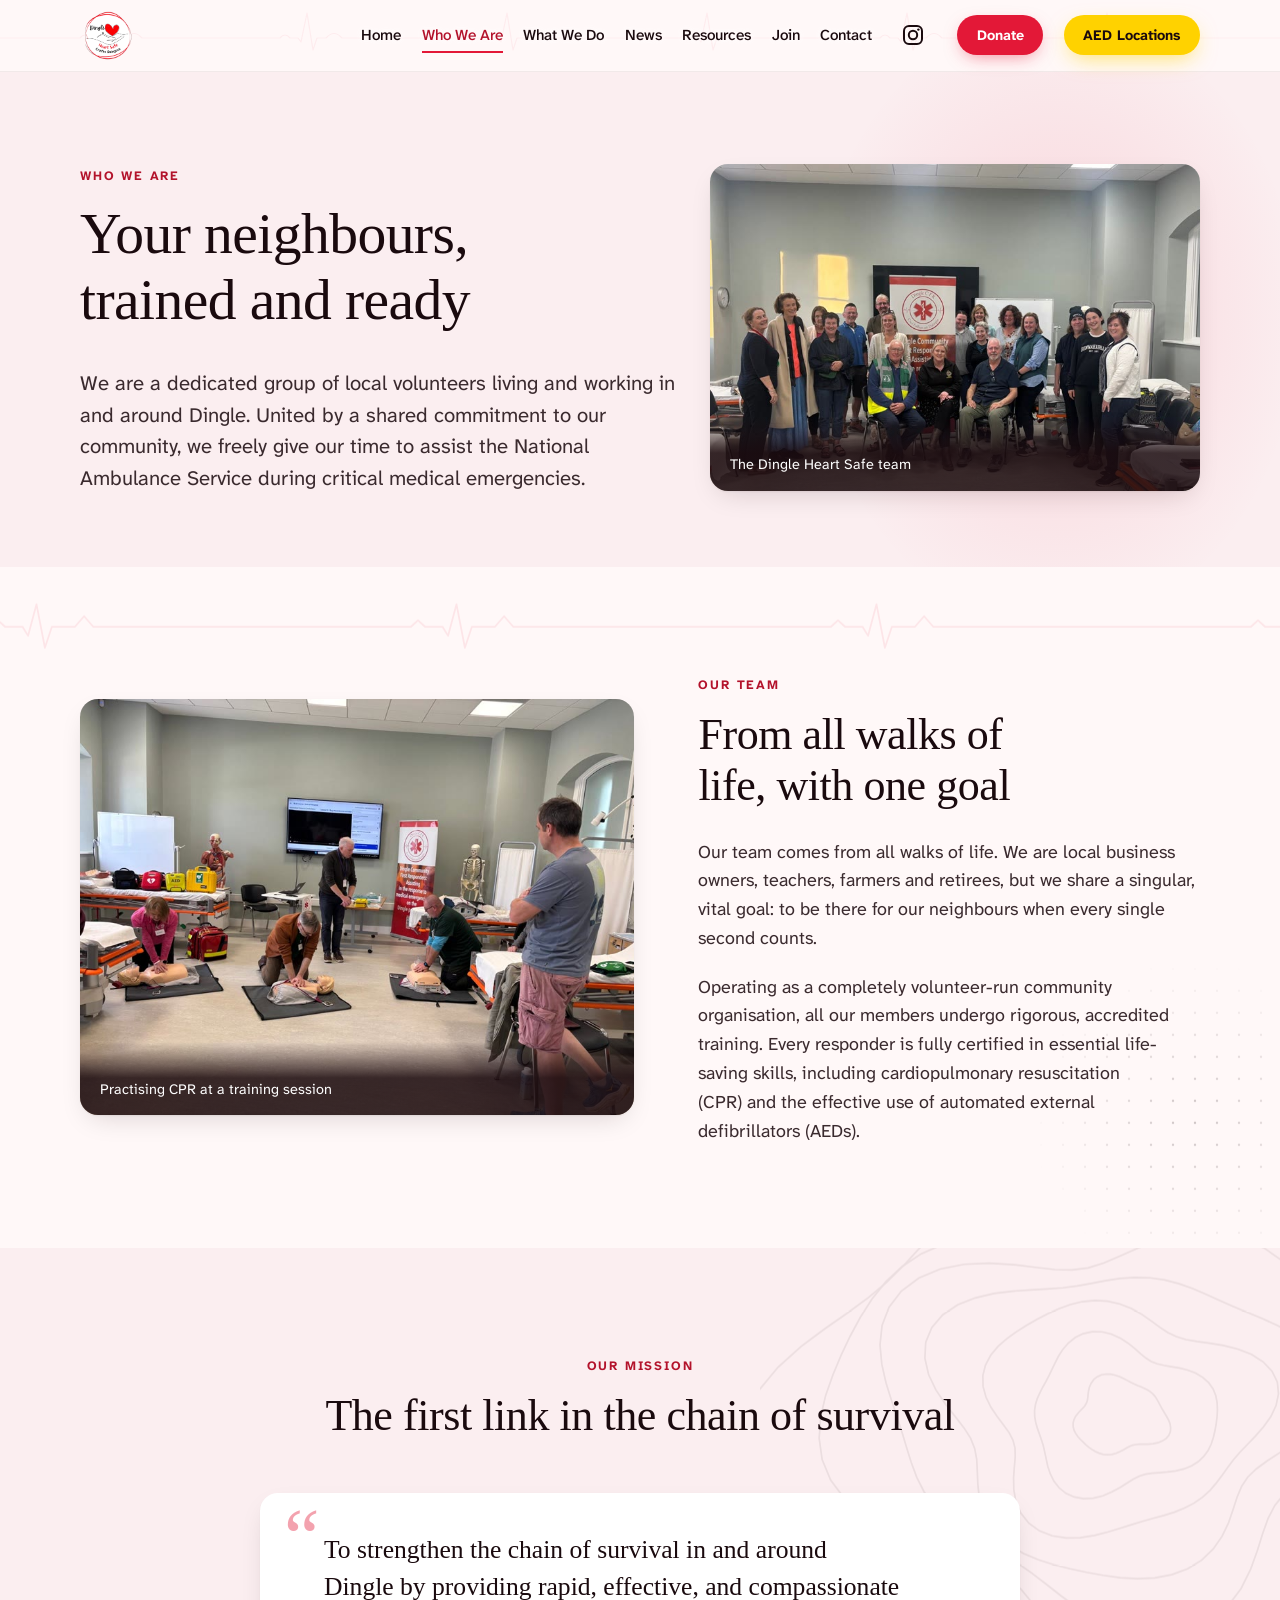
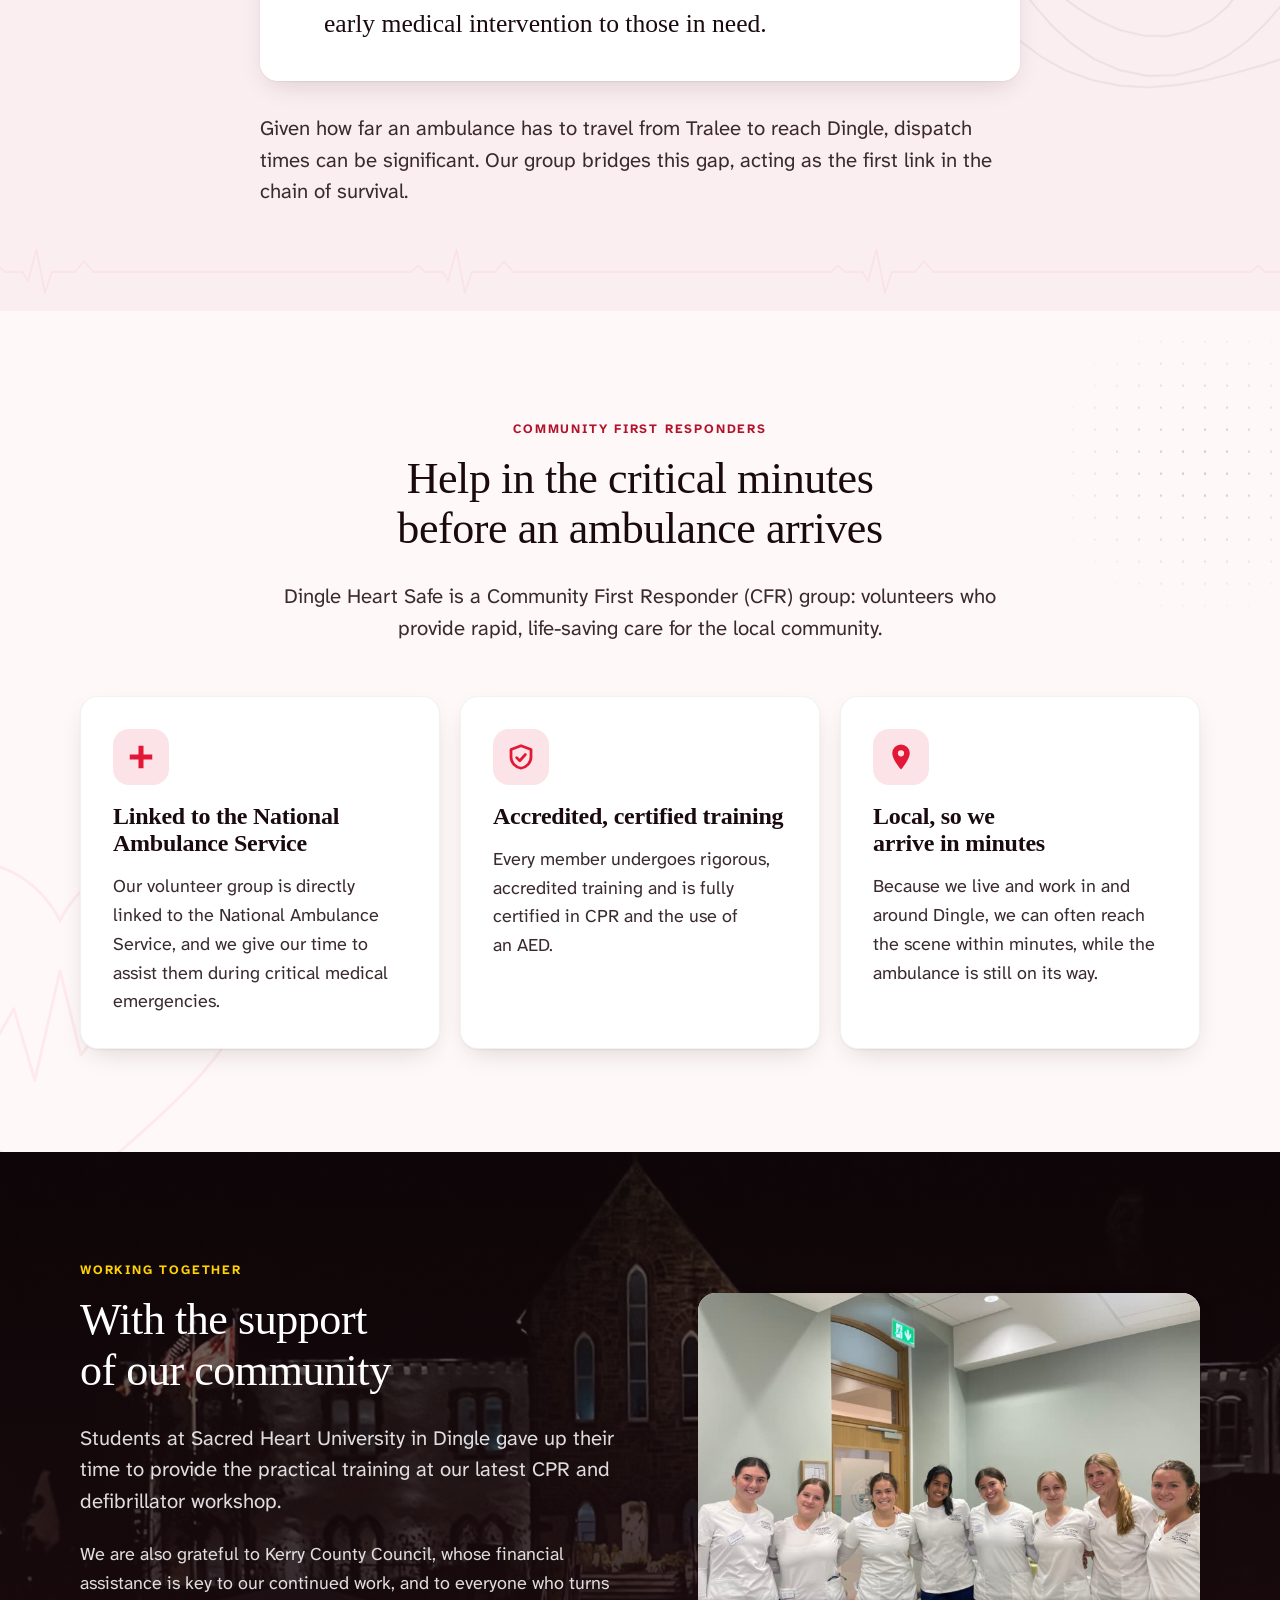
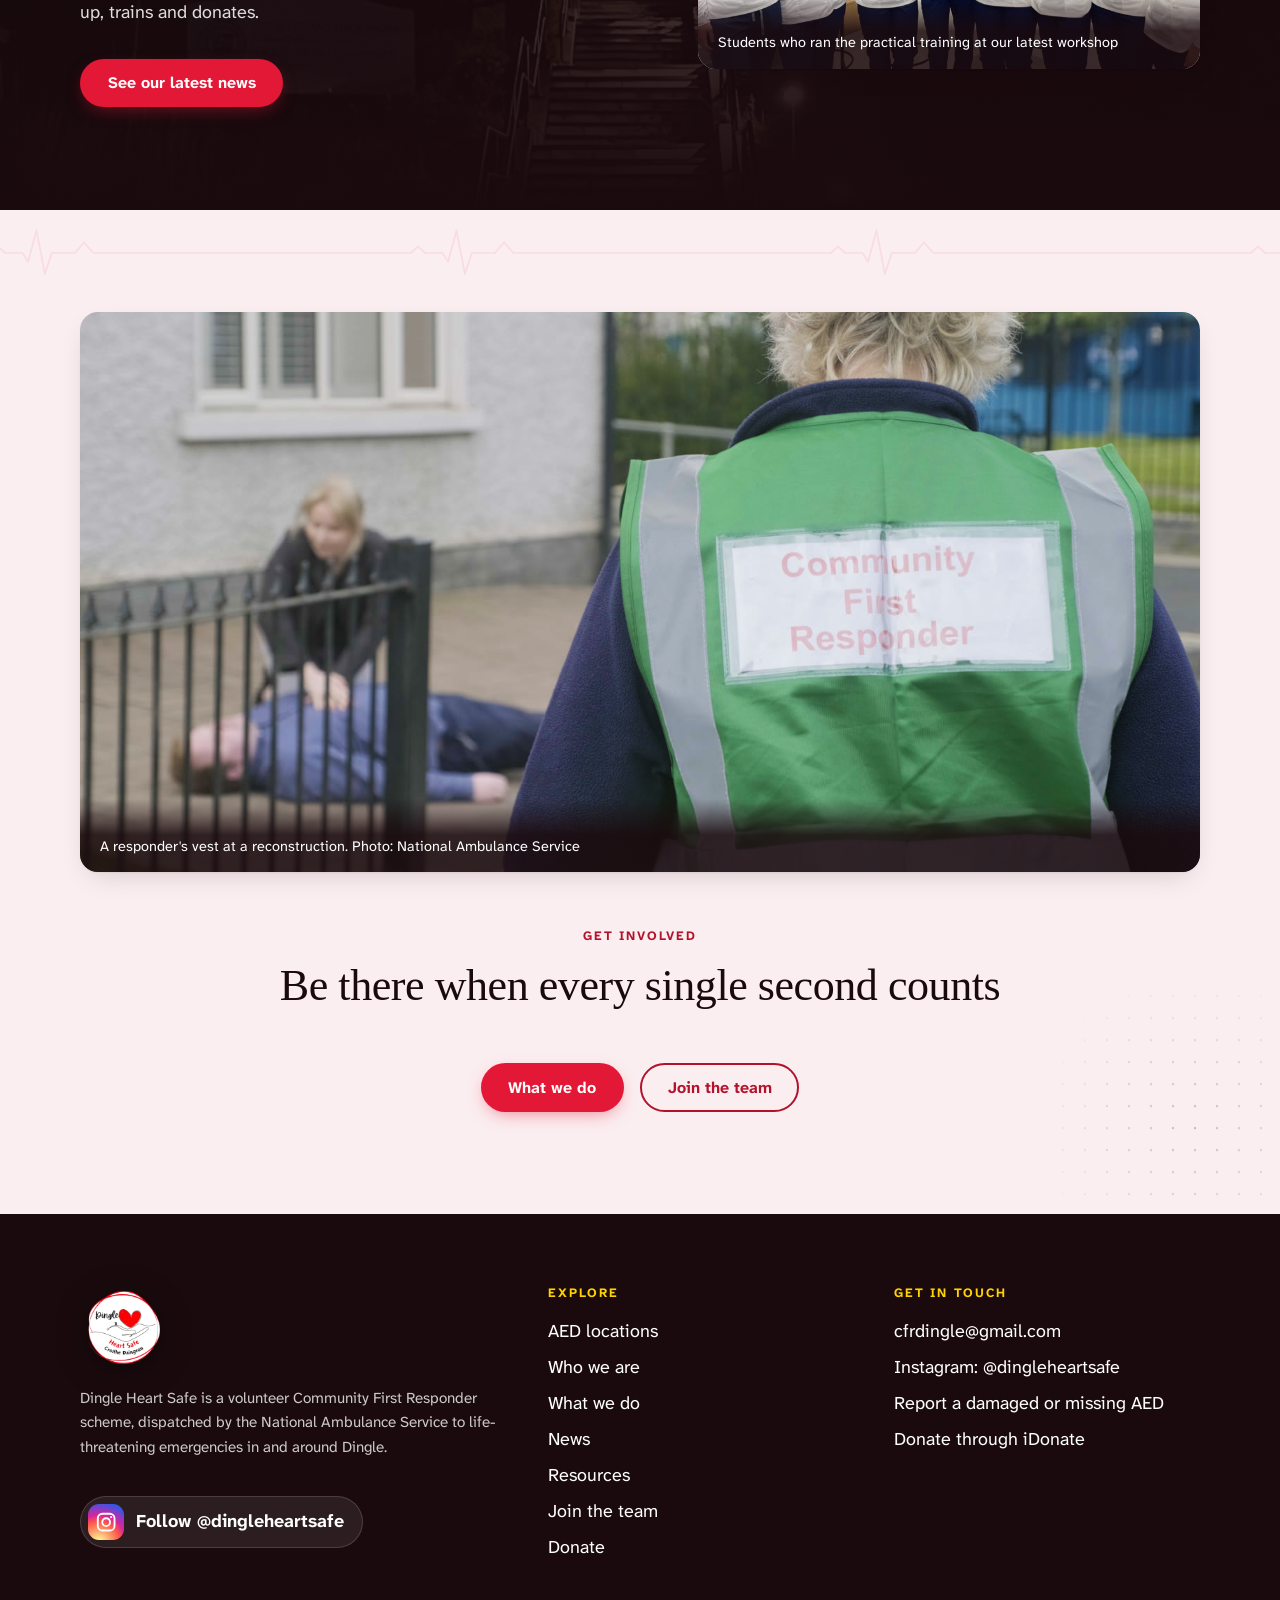
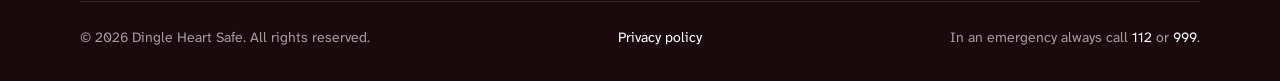
<file: who-we-are.html>
<!DOCTYPE html>
<html lang="en">
<head>
  <meta charset="UTF-8">
  <script>document.documentElement.classList.add('js');setTimeout(function(){if(!window.dhsReady){document.documentElement.classList.add('reveal-fallback')}},3000)</script>
  <meta name="viewport" content="width=device-width, initial-scale=1, viewport-fit=cover">
  <title>Who we are · Dingle Heart Safe</title>
  <meta name="description" content="Meet Dingle Heart Safe: local volunteers certified in CPR and AED use who assist the National Ambulance Service in and around Dingle.">
  <meta name="theme-color" content="#E31837" media="(prefers-color-scheme: light)">
  <meta name="theme-color" content="#170C10" media="(prefers-color-scheme: dark)">
  <meta name="color-scheme" content="light dark">
  <link rel="canonical" href="https://dingleheartsafe.com/who-we-are.html">
  <link rel="icon" href="img/favicon-64.png" type="image/png">
  <link rel="apple-touch-icon" sizes="180x180" href="img/apple-touch-icon.png">
  <meta property="og:type" content="website">
  <meta property="og:site_name" content="Dingle Heart Safe">
  <meta property="og:title" content="Who we are · Dingle Heart Safe">
  <meta property="og:description" content="Meet Dingle Heart Safe: local volunteers certified in CPR and AED use who assist the National Ambulance Service in and around Dingle.">
  <meta property="og:image" content="https://dingleheartsafe.com/img/image-9-1600.jpg">
  <meta property="og:url" content="https://dingleheartsafe.com/who-we-are.html">
  <link rel="preload" href="fonts/atkinson-hyperlegible-next-latin.woff2" as="font" type="font/woff2" crossorigin>
  <link rel="stylesheet" href="styles.css?v=20261008g">
</head>
<body class="has-action-bar">
  <a class="skip-link" href="#main">Skip to content</a>

  <header class="site-header">
    <span class="site-header__pulse" aria-hidden="true"></span>
    <nav class="nav container" aria-label="Main">
      <a class="nav__logo" href="index.html"><img src="img/logo-170.png" alt="Dingle Heart Safe" width="170" height="161"></a>
      <span class="nav__title" aria-hidden="true">Dingle Heart Safe</span>
      <button class="nav__toggle" type="button" data-menu-toggle aria-expanded="false" aria-controls="site-menu"><span class="nav__bars"></span><span class="visually-hidden">Menu</span></button>
      <ul class="nav__links" id="site-menu" data-menu>
        <li><a href="index.html">Home</a></li>
        <li class="for-touch"><a href="aed.html">AED Locations</a></li>
        <li><a href="who-we-are.html" aria-current="page">Who We Are</a></li>
        <li><a href="what-we-do.html">What We Do</a></li>
        <li><a href="news.html">News</a></li>
        <li><a href="resources.html">Resources</a></li>
        <li><a href="join.html">Join</a></li>
        <li><a href="contact.html">Contact</a></li>
        <li class="nav__social"><a href="https://www.instagram.com/dingleheartsafe/" target="_blank" rel="noopener"><svg viewBox="0 0 24 24" width="24" height="24" aria-hidden="true" focusable="false"><rect x="3" y="3" width="18" height="18" rx="5" fill="none" stroke="currentColor" stroke-width="2"/><circle cx="12" cy="12" r="4.2" fill="none" stroke="currentColor" stroke-width="2"/><circle cx="17.4" cy="6.6" r="1.2" fill="currentColor"/></svg><span class="nav__social-label">Instagram</span><span class="visually-hidden"> @dingleheartsafe</span></a></li>
        <li class="nav__cta"><a class="btn btn--sm" href="donate.html">Donate</a></li>
        <li class="nav__cta for-touch"><a class="btn btn--aed btn--sm" href="aed.html#find-aed">Nearest AED</a></li>
        <li class="nav__cta for-desktop"><a class="btn btn--aed btn--sm" href="aed.html">AED Locations</a></li>
      </ul>
    </nav>
  </header>

  <main id="main">

    <!-- Page header -->
    <section class="page-head" aria-labelledby="page-title">
      <div class="container page-head__inner page-head__inner--photo">
        <div>
          <p class="eyebrow">Who we are</p>
          <h1 id="page-title">Your neighbours, trained and ready</h1>
          <p class="lede">We are a dedicated group of local volunteers living and working in and around Dingle. United by a shared commitment to our community, we freely give our time to assist the National Ambulance Service during critical medical emergencies.</p>
        </div>
        <figure class="media media--ratio-3-2">
          <img src="img/image-9-1600.jpg" srcset="img/image-9-800.jpg 800w, img/image-9-1600.jpg 1600w" sizes="(min-width: 820px) 45vw, 100vw" width="1600" height="992" alt="Dingle Heart Safe volunteers, some standing and some seated, gathered in front of a Dingle CFR roll-up banner" fetchpriority="high">
          <figcaption>The Dingle Heart Safe team</figcaption>
        </figure>
      </div>
    </section>

    <!-- Our team -->
    <section class="section" aria-labelledby="team-title">
      <div class="container split split--reverse">
        <div data-reveal>
          <p class="eyebrow">Our team</p>
          <h2 id="team-title">From all walks of life, with one goal</h2>
          <p>Our team comes from all walks of life. We are local business owners, teachers, farmers and retirees, but we share a singular, vital goal: to be there for our neighbours when every single second counts.</p>
          <p>Operating as a completely volunteer-run community organisation, all our members undergo rigorous, accredited training. Every responder is fully certified in essential life-saving skills, including cardiopulmonary resuscitation (CPR) and the effective use of automated external defibrillators (AEDs).</p>
        </div>
        <figure class="media media--ratio-4-3" data-reveal="2">
          <img src="img/image-4-1600.jpg" srcset="img/image-4-800.jpg 800w, img/image-4-1600.jpg 1600w" sizes="(min-width: 820px) 50vw, 100vw" width="1600" height="1200" alt="Three trainees practising chest compressions on manikins while an instructor watches" loading="lazy">
          <figcaption>Practising CPR at a training session</figcaption>
        </figure>
      </div>
    </section>

    <!-- Mission -->
    <section class="section section--tint" aria-labelledby="mission-title">
      <div class="container container--narrow">
        <div class="section__head section__head--center" data-reveal>
          <p class="eyebrow">Our mission</p>
          <h2 id="mission-title">The first link in the chain of survival</h2>
        </div>
        <blockquote class="quote" data-reveal="2">
          <p>To strengthen the chain of survival in and around Dingle by providing rapid, effective, and compassionate early medical intervention to those in need.</p>
        </blockquote>
        <p class="lede mt-2" data-reveal="3">Given how far an ambulance has to travel from Tralee to reach Dingle, dispatch times can be significant. Our group bridges this gap, acting as the first link in the chain of survival.</p>
      </div>
    </section>

    <!-- How we work -->
    <section class="section" aria-labelledby="work-title">
      <div class="container">
        <div class="section__head section__head--center" data-reveal>
          <p class="eyebrow">Community First Responders</p>
          <h2 id="work-title">Help in the critical minutes before an ambulance arrives</h2>
          <p class="lede">Dingle Heart Safe is a Community First Responder (CFR) group: volunteers who provide rapid, life-saving care for the local community.</p>
        </div>
        <div class="cards" data-reveal="2">
          <article class="card">
            <div class="card__icon"><svg viewBox="0 0 24 24" width="24" height="24" aria-hidden="true" focusable="false"><path fill="currentColor" d="M10 3h4v7h7v4h-7v7h-4v-7H3v-4h7z"/></svg></div>
            <h3>Linked to the National Ambulance Service</h3>
            <p>Our volunteer group is directly linked to the National Ambulance Service, and we give our time to assist them during critical medical emergencies.</p>
          </article>
          <article class="card">
            <div class="card__icon"><svg viewBox="0 0 24 24" width="24" height="24" aria-hidden="true" focusable="false"><path fill="none" stroke="currentColor" stroke-width="2.2" stroke-linejoin="round" d="M12 3l8 3v6c0 4.5-3.4 8.3-8 9-4.6-.7-8-4.5-8-9V6l8-3z"/><path fill="none" stroke="currentColor" stroke-width="2.2" stroke-linecap="round" stroke-linejoin="round" d="M8.5 12.5l2.5 2.5 4.5-5"/></svg></div>
            <h3>Accredited, certified training</h3>
            <p>Every member undergoes rigorous, accredited training and is fully certified in CPR and the use of an AED.</p>
          </article>
          <article class="card">
            <div class="card__icon"><svg viewBox="0 0 24 24" width="24" height="24" aria-hidden="true" focusable="false"><path fill="currentColor" d="M12 2a7 7 0 0 0-7 7c0 5.25 7 13 7 13s7-7.75 7-13a7 7 0 0 0-7-7zm0 9.5A2.5 2.5 0 1 1 12 6.5a2.5 2.5 0 0 1 0 5z"/></svg></div>
            <h3>Local, so we arrive in minutes</h3>
            <p>Because we live and work in and around Dingle, we can often reach the scene within minutes, while the ambulance is still on its way.</p>
          </article>
        </div>
      </div>
    </section>

    <!-- Partners -->
    <section class="section section--ink photo-band" aria-labelledby="partners-title">
      <img class="photo-band__img" src="img/photo-shu-campus-wide-1600.jpg" srcset="img/photo-shu-campus-wide-800.jpg 800w, img/photo-shu-campus-wide-1600.jpg 1600w" sizes="100vw" width="1600" height="874" alt="" loading="lazy">
      <div class="container split">
        <div data-reveal>
          <p class="eyebrow">Working together</p>
          <h2 id="partners-title">With the support of our community</h2>
          <p class="lede">Students at Sacred Heart University in Dingle gave up their time to provide the practical training at our latest CPR and defibrillator workshop.</p>
          <p>We are also grateful to Kerry County Council, whose financial assistance is key to our continued work, and to everyone who turns up, trains and donates.</p>
          <div class="btn-row mt-2"><a class="btn" href="news.html">See our latest news</a></div>
        </div>
        <figure class="media media--ratio-4-3" data-reveal="2">
          <img src="img/photo-shu-students-1600.jpg" srcset="img/photo-shu-students-800.jpg 800w, img/photo-shu-students-1600.jpg 1600w" sizes="(min-width: 820px) 45vw, 100vw" width="1600" height="1200" alt="Eight nursing students in white tunics who helped run the practical training" loading="lazy">
          <figcaption>Students who ran the practical training at our latest workshop</figcaption>
        </figure>
      </div>
    </section>

    <!-- Get involved -->
    <section class="section section--tint" aria-labelledby="next-title">
      <div class="container">
        <figure class="media media--ratio-16-9" data-reveal>
          <img src="img/nas-still-53-1600.jpg" srcset="img/nas-still-53-800.jpg 800w, img/nas-still-53-1600.jpg 1600w" sizes="(min-width: 1120px) 1120px, 100vw" width="1600" height="900" alt="Close-up of a Community First Responder's vest, with CPR under way in the background" loading="lazy">
          <figcaption>A responder's vest at a reconstruction. Photo: National Ambulance Service</figcaption>
        </figure>
        <div class="section__head section__head--center mt-3" data-reveal>
          <p class="eyebrow">Get involved</p>
          <h2 id="next-title">Be there when every single second counts</h2>
        </div>
        <div class="btn-row btn-row--center" data-reveal="2">
          <a class="btn" href="what-we-do.html">What we do</a>
          <a class="btn btn--outline" href="join.html">Join the team</a>
        </div>
      </div>
    </section>

  </main>

  <footer class="site-footer">
    <div class="container">
      <div class="footer__grid">
        <div class="footer__brand">
          <img src="img/logo-260.png" alt="" width="260" height="246" loading="lazy">
          <p>Dingle Heart Safe is a volunteer Community First Responder scheme, dispatched by the National Ambulance Service to life-threatening emergencies in and around Dingle.</p>
          <a class="footer__social" href="https://www.instagram.com/dingleheartsafe/" target="_blank" rel="noopener"><span class="ig-badge"><svg viewBox="0 0 24 24" width="24" height="24" aria-hidden="true" focusable="false"><rect x="3" y="3" width="18" height="18" rx="5" fill="none" stroke="currentColor" stroke-width="2"/><circle cx="12" cy="12" r="4.2" fill="none" stroke="currentColor" stroke-width="2"/><circle cx="17.4" cy="6.6" r="1.2" fill="currentColor"/></svg></span>Follow @dingleheartsafe<span class="visually-hidden"> on Instagram</span></a>
        </div>
        <div>
          <h2 class="footer__title">Explore</h2>
          <ul class="footer__links">
            <li><a href="aed.html">AED locations</a></li>
            <li><a href="who-we-are.html">Who we are</a></li>
            <li><a href="what-we-do.html">What we do</a></li>
            <li><a href="news.html">News</a></li>
            <li><a href="resources.html">Resources</a></li>
            <li><a href="join.html">Join the team</a></li>
            <li><a href="donate.html">Donate</a></li>
          </ul>
        </div>
        <div>
          <h2 class="footer__title">Get in touch</h2>
          <ul class="footer__links">
            <li><a href="mailto:cfrdingle@gmail.com">cfrdingle@gmail.com</a></li>
            <li><a href="https://www.instagram.com/dingleheartsafe/" target="_blank" rel="noopener">Instagram: @dingleheartsafe</a></li>
            <li><a href="contact.html">Report a damaged or missing AED</a></li>
            <li><a href="https://www.idonate.ie/cause/DingleCFR1" target="_blank" rel="noopener">Donate through iDonate</a></li>
          </ul>
        </div>
      </div>
      <div class="footer__bottom">
        <p>&copy; <span data-year>2026</span> Dingle Heart Safe. All rights reserved.</p>
        <p><a href="privacy.html">Privacy policy</a></p>
        <p>In an emergency always call <a href="tel:112">112</a> or <a href="tel:999">999</a>.</p>
      </div>
    </div>
  </footer>

  <nav class="action-bar" data-action-bar aria-label="Quick actions">
    <div class="action-bar__inner">
      <a class="btn" href="tel:112"><svg class="btn__icon" viewBox="0 0 24 24" width="24" height="24" aria-hidden="true" focusable="false"><path fill="currentColor" d="M6.6 10.8a15.1 15.1 0 0 0 6.6 6.6l2.2-2.2a1 1 0 0 1 1-.25c1.1.37 2.3.57 3.6.57a1 1 0 0 1 1 1V20a1 1 0 0 1-1 1A17 17 0 0 1 3 4a1 1 0 0 1 1-1h3.5a1 1 0 0 1 1 1c0 1.25.2 2.45.57 3.57a1 1 0 0 1-.25 1L6.6 10.8z"/></svg>Call 112</a>
    </div>
  </nav>

  <script src="site.js?v=20261008g" defer></script>
</body>
</html>
</file>
<file: styles.css>
/* ==========================================================================
   Dingle Heart Safe — styles.css
   Community First Responders, Dingle. Redesigned September 2026.
   Brand: red #E31837, Georgia headings, logo untouched.
   Accent: AED-cabinet yellow, used only for the "nearest AED" action.
   ========================================================================== */

:root {
  --red: #E31837;
  --red-deep: #B3122B;
  --red-soft: #FBE3E7;
  --ink: #1A0A0E;
  --ink-2: #3A2A2E;
  --muted: #6E5B60;
  --paper: #FFF8F8;
  --paper-2: #FBEEF0;
  --white: #FFFFFF;
  --rule: #EBD8DC;
  --aed: #FFD200;
  --aed-deep: #E9BF00;

  --font-display: Georgia, "Times New Roman", Times, serif;
  --font-body: "Atkinson Hyperlegible Next", "Segoe UI", system-ui, -apple-system, Roboto, sans-serif;

  --radius: 18px;
  --radius-sm: 10px;
  --radius-pill: 999px;
  --shadow-1: 0 1px 2px rgba(26, 10, 14, .06), 0 10px 28px -10px rgba(26, 10, 14, .18);
  --shadow-2: 0 2px 4px rgba(26, 10, 14, .08), 0 22px 44px -14px rgba(227, 24, 55, .28);
  --ease: cubic-bezier(.2, .7, .2, 1);
  --dur: .35s;

  --nav-h: 72px;
  --container: 1120px;
  --gutter: clamp(1rem, 4vw, 2rem);
  --section: clamp(3.5rem, 8vw, 6.5rem);
}

/* --------------------------------------------------------------------------
   Self-hosted body font (Atkinson Hyperlegible Next, SIL Open Font Licence)
   -------------------------------------------------------------------------- */
@font-face {
  font-family: "Atkinson Hyperlegible Next";
  font-style: normal;
  font-weight: 200 800;
  font-display: swap;
  src: url("fonts/atkinson-hyperlegible-next-latin-ext.woff2") format("woff2");
  unicode-range: U+0100-02BA, U+02BD-02C5, U+02C7-02CC, U+02CE-02D7, U+02DD-02FF, U+0304, U+0308, U+0329, U+1D00-1DBF, U+1E00-1E9F, U+1EF2-1EFF, U+2020, U+20A0-20AB, U+20AD-20C0, U+2113, U+2C60-2C7F, U+A720-A7FF;
}
@font-face {
  font-family: "Atkinson Hyperlegible Next";
  font-style: normal;
  font-weight: 200 800;
  font-display: swap;
  src: url("fonts/atkinson-hyperlegible-next-latin.woff2") format("woff2");
  unicode-range: U+0000-00FF, U+0131, U+0152-0153, U+02BB-02BC, U+02C6, U+02DA, U+02DC, U+0304, U+0308, U+0329, U+2000-206F, U+20AC, U+2122, U+2191, U+2193, U+2212, U+2215, U+FEFF, U+FFFD;
}

/* --------------------------------------------------------------------------
   Base
   -------------------------------------------------------------------------- */
*, *::before, *::after { box-sizing: border-box; }
[hidden] { display: none !important; }

html {
  -webkit-text-size-adjust: 100%;
  scroll-padding-top: calc(var(--nav-h) + 1rem);
}

@media (prefers-reduced-motion: no-preference) {
  html { scroll-behavior: smooth; }
}

body {
  margin: 0;
  padding-top: var(--nav-h);
  font-family: var(--font-body);
  font-size: 1.0625rem;
  line-height: 1.6;
  color: var(--ink-2);
  background: var(--paper);
  overflow-x: hidden;
}

@media (min-width: 900px) {
  body { font-size: 1.125rem; }
}

img, svg, video, iframe { max-width: 100%; }
img { height: auto; display: block; }

h1, h2, h3, h4 {
  font-family: var(--font-display);
  color: var(--ink);
  line-height: 1.15;
  margin: 0 0 .6em;
  letter-spacing: -.01em;
  text-wrap: balance;
}

h1 { font-size: clamp(2.6rem, 6.5vw, 4.6rem); font-weight: 400; }
h2 { font-size: clamp(1.9rem, 3.6vw, 2.75rem); font-weight: 400; }
h3 { font-size: clamp(1.25rem, 2vw, 1.5rem); font-weight: 700; }
h4 { font-size: 1.1rem; font-weight: 700; }

p, ul, ol { margin: 0 0 1.1em; }
p:last-child, ul:last-child, ol:last-child { margin-bottom: 0; }

a { color: var(--red-deep); text-decoration: underline; text-decoration-thickness: .08em; text-underline-offset: .15em; }
a:hover { color: var(--red-deep); }

:focus-visible { outline: 3px solid var(--red); outline-offset: 3px; border-radius: 4px; }

strong { color: var(--ink); }

.visually-hidden {
  position: absolute !important;
  width: 1px; height: 1px;
  padding: 0; margin: -1px;
  overflow: hidden; clip: rect(0 0 0 0);
  white-space: nowrap; border: 0;
}

.skip-link {
  position: absolute;
  top: -100px; left: 1rem;
  z-index: 2000;
  padding: .6rem 1rem;
  background: var(--ink);
  color: var(--white);
  border-radius: var(--radius-sm);
}
.skip-link:focus { top: calc(var(--nav-h) + .5rem); }
.skip-link:hover { color: var(--white); }

.container {
  width: min(var(--container), 100% - 2 * var(--gutter));
  margin-inline: auto;
}

.container--narrow { width: min(760px, 100% - 2 * var(--gutter)); }

.eyebrow {
  display: inline-block;
  font-family: var(--font-body);
  font-size: .8rem;
  font-weight: 700;
  letter-spacing: .14em;
  text-transform: uppercase;
  color: var(--red-deep);
  margin-bottom: .9rem;
}

.lede {
  font-size: clamp(1.1rem, 1.6vw, 1.3rem);
  line-height: 1.55;
  color: var(--ink-2);
  max-width: 62ch;
}

.measure { max-width: 66ch; }

/* --------------------------------------------------------------------------
   Header and navigation
   -------------------------------------------------------------------------- */
.site-header {
  position: fixed;
  inset: 0 0 auto 0;
  z-index: 1000;
  height: var(--nav-h);
  background: rgba(255, 248, 248, .94);
  -webkit-backdrop-filter: blur(14px);
  backdrop-filter: blur(14px);
  border-bottom: 1px solid rgba(26, 10, 14, .06);
}

.nav {
  height: 100%;
  display: flex;
  align-items: center;
  justify-content: space-between;
  gap: 1rem;
}

.nav__logo { display: inline-flex; align-items: center; text-decoration: none; }
.nav__logo img { height: 54px; width: auto; transition: transform var(--dur) var(--ease); }
.nav__logo:hover img { transform: scale(1.04); }

.nav__links {
  list-style: none;
  margin: 0; padding: 0;
  display: flex;
  align-items: center;
  gap: clamp(.9rem, 1.6vw, 1.5rem);
}

.nav__links a:not(.btn) {
  display: inline-block;
  padding: .35rem 0;
  font-size: .95rem;
  font-weight: 500;
  color: var(--ink);
  text-decoration: none;
  position: relative;
  white-space: nowrap;
}
.nav__links .btn { white-space: nowrap; }

.nav__links a:not(.btn)::after {
  content: "";
  position: absolute;
  left: 0; right: 0; bottom: 0;
  height: 2px;
  background: var(--red);
  transform: scaleX(0);
  transform-origin: left;
  transition: transform var(--dur) var(--ease);
}

.nav__links a:not(.btn):hover::after,
.nav__links a[aria-current="page"]::after { transform: scaleX(1); }
.nav__links a[aria-current="page"] { color: var(--red-deep); }

.nav__cta { margin-left: .25rem; }

.nav__toggle {
  display: none;
  width: 48px; height: 48px;
  padding: 0;
  border: 0;
  border-radius: var(--radius-sm);
  background: transparent;
  cursor: pointer;
  position: relative;
}

.nav__bars,
.nav__bars::before,
.nav__bars::after {
  content: "";
  position: absolute;
  left: 12px;
  width: 24px; height: 2.5px;
  border-radius: 2px;
  background: var(--ink);
  transition: transform var(--dur) var(--ease), opacity var(--dur) var(--ease), background-color var(--dur) var(--ease);
}
.nav__bars { top: 23px; }
.nav__bars::before { top: -8px; left: 0; }
.nav__bars::after { top: 8px; left: 0; }

.nav__toggle[aria-expanded="true"] .nav__bars { background: transparent; }
.nav__toggle[aria-expanded="true"] .nav__bars::before { transform: translateY(8px) rotate(45deg); }
.nav__toggle[aria-expanded="true"] .nav__bars::after { transform: translateY(-8px) rotate(-45deg); }

@media (max-width: 1199px) {
  .nav__toggle { display: block; }
  .nav__links {
    display: none;
    position: fixed;
    top: var(--nav-h); left: 0; right: 0;
    flex-direction: column;
    align-items: stretch;
    gap: 0;
    padding: .75rem var(--gutter) 1.25rem;
    background: rgba(255, 248, 248, .98);
    border-bottom: 1px solid var(--rule);
    box-shadow: 0 20px 40px -20px rgba(26, 10, 14, .3);
    max-height: calc(100vh - var(--nav-h));
    max-height: calc(100dvh - var(--nav-h));
    overflow-y: auto;
  }
  .nav__links.is-open { display: flex; }
  .nav__links li { border-bottom: 1px solid var(--rule); }
  .nav__links li:last-child { border-bottom: 0; }
  .nav__links a:not(.btn) { display: block; padding: .9rem 0; font-size: 1.05rem; }
  .nav__links a:not(.btn)::after { display: none; }
  .nav__cta { margin: 1rem 0 0; }
  .nav__cta .btn { width: 100%; }
}

/* --------------------------------------------------------------------------
   Buttons
   -------------------------------------------------------------------------- */
.btn {
  display: inline-flex;
  align-items: center;
  justify-content: center;
  gap: .55rem;
  min-height: 48px;
  padding: .8rem 1.6rem;
  border: 2px solid transparent;
  border-radius: var(--radius-pill);
  font-family: var(--font-body);
  font-size: 1rem;
  font-weight: 700;
  line-height: 1.2;
  text-decoration: none;
  cursor: pointer;
  background: var(--red);
  color: var(--white);
  box-shadow: 0 6px 18px -6px rgba(227, 24, 55, .55);
  transition: transform var(--dur) var(--ease), box-shadow var(--dur) var(--ease), background-color var(--dur) var(--ease), color var(--dur) var(--ease), border-color var(--dur) var(--ease);
}

.btn:hover { background: var(--red-deep); color: var(--white); transform: translateY(-2px); box-shadow: 0 12px 26px -8px rgba(227, 24, 55, .6); }
.btn:active { transform: translateY(0); }
.btn:disabled, .btn.is-busy { cursor: progress; opacity: .85; transform: none; }

.btn--aed {
  background: var(--aed);
  color: var(--ink);
  box-shadow: 0 8px 22px -6px rgba(255, 210, 0, .6);
}
.btn--aed:hover { background: var(--aed-deep); color: var(--ink); box-shadow: 0 14px 30px -8px rgba(255, 210, 0, .7); }

.btn--ghost {
  background: transparent;
  color: var(--white);
  border-color: rgba(255, 255, 255, .7);
  box-shadow: none;
}
.btn--ghost:hover { background: rgba(255, 255, 255, .12); color: var(--white); border-color: var(--white); box-shadow: none; }

.btn--ink { background: var(--ink); color: var(--white); box-shadow: 0 6px 18px -6px rgba(26, 10, 14, .5); }
.btn--ink:hover { background: #2D1A1F; color: var(--white); }

.btn--outline {
  background: transparent;
  color: var(--red-deep);
  border-color: var(--red-deep);
  box-shadow: none;
}
.btn--outline:hover { background: var(--red); color: var(--white); box-shadow: none; }

.btn--maps { background: #1A73E8; color: var(--white); box-shadow: 0 6px 18px -6px rgba(26, 115, 232, .55); }
.btn--maps:hover { background: #1557B0; color: var(--white); }

.btn--lg { min-height: 60px; padding: 1rem 2.2rem; font-size: 1.15rem; }
.btn--sm { min-height: 40px; padding: .5rem 1.1rem; font-size: .9rem; }
.btn--block { width: 100%; }

.btn__icon { width: 1.25em; height: 1.25em; flex: none; }

.btn__spinner {
  width: 1.1em; height: 1.1em;
  border: 2.5px solid currentColor;
  border-right-color: transparent;
  border-radius: 50%;
  animation: spin .8s linear infinite;
}

.btn-row {
  display: flex;
  flex-wrap: wrap;
  gap: .75rem 1rem;
  align-items: center;
}
.btn-row--center { justify-content: center; }

/* --------------------------------------------------------------------------
   Sections and layout blocks
   -------------------------------------------------------------------------- */
.section { padding-block: var(--section); }
.section--tint { background: var(--paper-2); }
.section--white { background: var(--white); }
.section--ink { background: var(--ink); color: rgba(255, 255, 255, .86); }
.section--red { background: var(--red); color: var(--white); }

.section--ink h1, .section--ink h2, .section--ink h3, .section--ink strong,
.section--red h1, .section--red h2, .section--red h3, .section--red strong { color: var(--white); }
.section--ink .eyebrow { color: var(--aed); }
.section--red .eyebrow { color: rgba(255, 255, 255, .85); }
.section--ink .lede, .section--red .lede { color: inherit; }
.section--ink a:not(.btn), .section--red a:not(.btn) { color: var(--white); }
.section--ink :focus-visible, .section--red :focus-visible { outline-color: var(--aed); }

.section__head { max-width: 760px; margin-bottom: clamp(2rem, 4vw, 3.25rem); }
.section__head--center { margin-inline: auto; text-align: center; }
.section__head--center .lede { margin-inline: auto; }

.split {
  display: grid;
  gap: clamp(2rem, 5vw, 4.5rem);
  align-items: center;
}
@media (min-width: 820px) {
  .split { grid-template-columns: 1.05fr .95fr; }
  .split--reverse > :first-child { order: 2; }
  .split--even { grid-template-columns: 1fr 1fr; }
  .split--top { align-items: start; }
}

.media {
  margin: 0;
  position: relative;
  border-radius: var(--radius);
  overflow: hidden;
  box-shadow: var(--shadow-1);
  background: var(--paper-2);
}
.media img { width: 100%; height: 100%; object-fit: cover; }
.media--ratio-4-3 { aspect-ratio: 4 / 3; }
.media--ratio-3-2 { aspect-ratio: 3 / 2; }
.media--ratio-16-9 { aspect-ratio: 16 / 9; }
.media--ratio-1-1 { aspect-ratio: 1 / 1; }
.media--ratio-3-4 { aspect-ratio: 3 / 4; }
.media figcaption {
  position: absolute;
  left: 0; right: 0; bottom: 0;
  padding: 2.25rem 1.25rem .9rem;
  font-size: .9rem;
  color: var(--white);
  background: linear-gradient(to top, rgba(26, 10, 14, .78), rgba(26, 10, 14, 0));
}

.cards {
  display: grid;
  gap: 1.25rem;
  grid-template-columns: repeat(auto-fit, minmax(min(100%, 240px), 1fr));
}

.card {
  background: var(--white);
  border: 1px solid rgba(26, 10, 14, .05);
  border-radius: var(--radius);
  padding: clamp(1.4rem, 2.5vw, 2rem);
  box-shadow: var(--shadow-1);
  transition: transform var(--dur) var(--ease), box-shadow var(--dur) var(--ease);
}
.card:hover { transform: translateY(-4px); box-shadow: var(--shadow-2); }
.card--flat:hover { transform: none; box-shadow: var(--shadow-1); }
.card--tint { background: var(--paper-2); border-color: transparent; }
.card--red { background: var(--red); color: var(--white); border-color: transparent; }
.card--red h3, .card--red strong { color: var(--white); }
.card--red a:not(.btn) { color: var(--white); }
.card--ink { background: var(--ink); color: rgba(255, 255, 255, .88); border-color: transparent; }
.card--ink h3, .card--ink strong { color: var(--white); }
.card--ink a:not(.btn) { color: var(--white); }

.card__icon {
  width: 56px; height: 56px;
  display: grid;
  place-items: center;
  border-radius: 16px;
  background: var(--red-soft);
  color: var(--red);
  margin-bottom: 1.1rem;
}
.card__icon svg { width: 30px; height: 30px; }
.card--red .card__icon { background: rgba(255, 255, 255, .16); color: var(--white); }

.card--accent { border-top: 5px solid var(--red); }

.notice {
  display: flex;
  gap: 1rem;
  align-items: flex-start;
  padding: 1.25rem 1.5rem;
  border-radius: var(--radius-sm);
  background: var(--white);
  border-left: 5px solid var(--red);
  box-shadow: var(--shadow-1);
}
.notice svg { width: 28px; height: 28px; flex: none; color: var(--red); margin-top: .15rem; }
.notice p { margin: 0; }
.notice p + p { margin-top: .35rem; }

.quote {
  margin: 0;
  padding: clamp(1.5rem, 3vw, 2.5rem) clamp(1.5rem, 3vw, 2.5rem) clamp(1.5rem, 3vw, 2.5rem) clamp(2.5rem, 5vw, 4rem);
  border-radius: var(--radius);
  background: var(--paper-2);
  font-family: var(--font-display);
  font-size: clamp(1.25rem, 2.2vw, 1.6rem);
  line-height: 1.45;
  color: var(--ink);
  position: relative;
}
.quote::before {
  content: "\201C";
  position: absolute;
  top: .05em; left: .3em;
  font-size: 5rem;
  line-height: 1;
  color: var(--red);
  opacity: .4;
}
.quote p { position: relative; margin: 0; }
.section .quote p { text-wrap: balance; }
.quote footer { margin-top: 1rem; font-family: var(--font-body); font-size: .95rem; color: var(--muted); }
.section--tint .quote { background: var(--white); box-shadow: var(--shadow-1); }

.prose h2 { text-align: left; font-size: clamp(1.6rem, 3vw, 2.1rem); margin-top: 2.2em; }
.prose h3 { margin-top: 1.8em; }
.prose h4 { margin-top: 1.6em; }
.prose > :first-child { margin-top: 0; }
.prose ul, .prose ol { padding-left: 1.3rem; }
.prose li { margin-bottom: .45em; }
.prose hr { border: 0; border-top: 1px solid var(--rule); margin: 2.5rem 0; }

.list-check { list-style: none; padding: 0; }
.list-check li { position: relative; padding-left: 2rem; margin-bottom: .7em; }
.list-check li::before {
  content: "";
  position: absolute;
  left: 0; top: .45em;
  width: 1.15rem; height: 1.15rem;
  border-radius: 50%;
  background: var(--red) url("data:image/svg+xml,%3Csvg xmlns='http://www.w3.org/2000/svg' viewBox='0 0 24 24'%3E%3Cpath fill='none' stroke='%23fff' stroke-width='3' stroke-linecap='round' stroke-linejoin='round' d='M5 12.5l4.5 4.5L19 7.5'/%3E%3C/svg%3E") center / 70% no-repeat;
}

/* --------------------------------------------------------------------------
   Home hero
   -------------------------------------------------------------------------- */
.hero {
  position: relative;
  min-height: calc(100svh - var(--nav-h));
  display: grid;
  align-items: center;
  padding-block: clamp(3.5rem, 8vw, 6rem);
  color: var(--white);
  background: var(--ink);
  isolation: isolate;
  overflow: hidden;
}

.hero__img {
  position: absolute;
  inset: 0;
  width: 100%; height: 100%;
  object-fit: cover;
  object-position: 62% 40%;
  z-index: -2;
  animation: heroDrift 26s ease-in-out infinite alternate;
}

.hero::before {
  content: "";
  position: absolute;
  inset: 0;
  z-index: -1;
  background:
    linear-gradient(100deg, rgba(26, 10, 14, .93) 0%, rgba(26, 10, 14, .8) 42%, rgba(26, 10, 14, .38) 100%),
    linear-gradient(to top, rgba(26, 10, 14, .85), transparent 45%);
}

.hero__inner { max-width: 720px; }

.hero__eyebrow {
  display: inline-flex;
  align-items: center;
  gap: .6rem;
  font-size: .82rem;
  font-weight: 700;
  letter-spacing: .14em;
  text-transform: uppercase;
  color: rgba(255, 255, 255, .8);
  margin-bottom: 1.25rem;
}
.hero__eyebrow::before {
  content: "";
  width: 2.25rem; height: 2px;
  background: var(--red);
}

.hero__title { color: var(--white); margin-bottom: .3em; }

.hero__lede {
  font-size: clamp(1.1rem, 1.8vw, 1.35rem);
  line-height: 1.5;
  color: rgba(255, 255, 255, .86);
  max-width: 34em;
  margin-bottom: 1.75rem;
}

.ecg {
  display: block;
  width: min(100%, 420px);
  height: 64px;
  margin: 0 0 1.5rem;
  overflow: visible;
}
.ecg path {
  fill: none;
  stroke: var(--red);
  stroke-width: 3;
  stroke-linecap: round;
  stroke-linejoin: round;
  filter: drop-shadow(0 0 6px rgba(227, 24, 55, .7));
}
.ecg path.is-drawing { transition: stroke-dashoffset 2.4s var(--ease); }

.hero .btn-row { margin-bottom: 1rem; }
.hero :focus-visible { outline-color: var(--aed); }

.hero__note {
  margin-top: 1rem;
  font-size: .95rem;
  color: rgba(255, 255, 255, .72);
  max-width: 40em;
}
.hero__note a { color: var(--white); }

@keyframes heroDrift {
  from { transform: scale(1.04) translate3d(0, 0, 0); }
  to { transform: scale(1.1) translate3d(-1.5%, -1%, 0); }
}

/* --------------------------------------------------------------------------
   Emergency strip
   -------------------------------------------------------------------------- */
.emergency {
  background: var(--red);
  color: var(--white);
}
.emergency__inner {
  display: flex;
  flex-wrap: wrap;
  align-items: center;
  justify-content: space-between;
  gap: 1rem 2rem;
  padding-block: 1.1rem;
}
.emergency__text {
  display: flex;
  align-items: center;
  gap: .9rem;
  margin: 0;
  font-weight: 500;
  font-size: 1.05rem;
  max-width: 48em;
}
.emergency__text svg { width: 32px; height: 32px; flex: none; }
.emergency__text strong { color: var(--white); font-size: 1.15em; }
.emergency .btn--ghost { border-color: rgba(255, 255, 255, .85); }
.emergency .btn--ghost:hover { background: var(--red-deep); border-color: var(--white); }
.emergency :focus-visible { outline-color: var(--white); }

/* --------------------------------------------------------------------------
   Area map
   -------------------------------------------------------------------------- */
.map-panel {
  display: grid;
  gap: clamp(1.5rem, 4vw, 3.5rem);
  align-items: center;
}
@media (min-width: 900px) {
  .map-panel { grid-template-columns: .9fr 1.1fr; }
}

.pen-map {
  display: block;
  width: 100%;
  height: auto;
  overflow: visible;
}
.pen-map__coast {
  fill: none;
  stroke: var(--ink);
  stroke-width: 2;
  stroke-linejoin: round;
  stroke-linecap: round;
  opacity: .8;
}
.pen-map__aeds circle {
  fill: var(--red);
  stroke: var(--paper);
  stroke-width: 3;
  transform-box: fill-box;
  transform-origin: center;
}
.pen-map__labels text {
  font-family: var(--font-display);
  font-size: 22px;
  fill: var(--ink-2);
  paint-order: stroke;
  stroke: var(--paper-2);
  stroke-width: 6px;
  stroke-linejoin: round;
}
.section--ink .pen-map__coast, .page-head--ink .pen-map__coast { stroke: rgba(255, 255, 255, .72); }
.section--ink .pen-map__aeds circle, .page-head--ink .pen-map__aeds circle { stroke: var(--ink); }
.section--ink .pen-map__labels text, .page-head--ink .pen-map__labels text { fill: rgba(255, 255, 255, .85); stroke: var(--ink); }

@media (prefers-reduced-motion: no-preference) {
  .pen-map__aeds circle { animation: aedPulse 3.2s var(--ease) infinite; }
  .pen-map__aeds circle:nth-child(3n) { animation-delay: .9s; }
  .pen-map__aeds circle:nth-child(3n + 1) { animation-delay: 1.8s; }
  .pen-map__aeds circle:nth-child(5n) { animation-delay: 2.5s; }
}
@media (max-width: 800px) {
  .pen-map__labels text { font-size: 30px; stroke-width: 8px; }
}
@media (max-width: 480px) {
  .pen-map__labels { display: none; }
}
@keyframes aedPulse {
  0%, 70%, 100% { transform: scale(1); }
  80% { transform: scale(1.45); }
}

.map-facts {
  list-style: none;
  padding: 0;
  margin: 1.5rem 0 0;
  display: grid;
  gap: .75rem;
}
.map-facts li {
  display: flex;
  gap: .9rem;
  align-items: baseline;
}
.map-facts b {
  font-family: var(--font-display);
  font-size: 1.9rem;
  font-weight: 400;
  color: var(--red);
  min-width: 2.6ch;
  line-height: 1;
}
.map-facts span { text-wrap: balance; }

/* --------------------------------------------------------------------------
   Nearest AED finder
   -------------------------------------------------------------------------- */
.finder { position: relative; }
.finder__status {
  min-height: 1.4em;
  margin-top: .9rem;
  font-size: .98rem;
}
.finder__status:empty { margin-top: 0; min-height: 0; }
.finder[data-state="error"] .finder__status {
  padding: .9rem 1.1rem;
  border-radius: var(--radius-sm);
  background: rgba(255, 255, 255, .12);
  border: 1px solid rgba(255, 255, 255, .25);
}
.finder--light[data-state="error"] .finder__status {
  background: var(--red-soft);
  border-color: transparent;
  color: var(--ink);
}
.aed-status__link { font-weight: 700; }

.aed-result {
  margin-top: 1.25rem;
  padding: clamp(1.25rem, 3vw, 1.75rem);
  border-radius: var(--radius);
  background: var(--white);
  color: var(--ink-2);
  box-shadow: var(--shadow-2);
  border-top: 6px solid var(--aed);
  animation: rise .5s var(--ease) both;
}
.aed-result__eyebrow {
  font-size: .8rem;
  font-weight: 700;
  letter-spacing: .12em;
  text-transform: uppercase;
  color: var(--muted);
  margin-bottom: .35rem;
}
.aed-result__dist {
  display: inline-block;
  margin-left: .5rem;
  padding: .15rem .6rem;
  border-radius: var(--radius-pill);
  background: var(--aed);
  color: var(--ink);
  letter-spacing: 0;
  text-transform: none;
  font-size: .9rem;
}
.aed-result__name { margin-bottom: .1em; color: var(--ink); font-size: clamp(1.25rem, 2vw, 1.5rem); font-weight: 700; }
.aed-result__area { color: var(--muted); margin-bottom: 1rem; }
.aed-result__note { font-size: .9rem; color: var(--muted); margin-bottom: 1rem; }
.aed-result__hint { margin-top: .9rem; font-size: .9rem; color: var(--muted); }
.aed-result__warn { margin-bottom: 1rem; padding: .7rem .9rem; border-radius: var(--radius-sm); background: var(--red-soft); color: var(--ink); font-size: .95rem; }
.finder .aed-result a:not(.btn), .finder .aed-list__item a:not(.btn) { color: var(--red-deep); }
.finder .aed-result :focus-visible, .finder .aed-list__item :focus-visible { outline-color: var(--red); }
.hero .finder__status a { color: var(--white); }

.aed-list__title { margin-top: 1.75rem; color: inherit; font-size: 1.25rem; font-weight: 700; }
.aed-list {
  list-style: none;
  padding: 0;
  margin: 0;
  counter-reset: aed;
  display: grid;
  gap: .5rem;
}
.aed-list__item {
  counter-increment: aed;
  display: grid;
  grid-template-columns: auto 1fr auto auto;
  align-items: center;
  gap: .75rem 1rem;
  padding: .85rem 1rem;
  border-radius: var(--radius-sm);
  background: var(--white);
  color: var(--ink-2);
  box-shadow: var(--shadow-1);
}
.aed-list__item::before {
  content: counter(aed);
  width: 2rem; height: 2rem;
  display: grid; place-items: center;
  border-radius: 50%;
  background: var(--red-soft);
  color: var(--red-deep);
  font-weight: 700;
  font-size: .95rem;
}
.aed-list__text { display: grid; }
.aed-list__name { font-weight: 700; color: var(--ink); }
.aed-list__area { font-size: .9rem; color: var(--muted); }
.aed-list__dist { font-weight: 700; color: var(--ink); white-space: nowrap; }
.aed-list__link { font-weight: 700; white-space: nowrap; color: var(--red-deep); }
.aed-list__item :focus-visible { outline-color: var(--red); }
@media (max-width: 560px) {
  .aed-list__item { grid-template-columns: auto 1fr; }
  .aed-list__dist, .aed-list__link { grid-column: 2; justify-self: start; }
}

/* Directory of every AED (AED page) */
.aed-directory { display: grid; gap: 1.75rem; }
.aed-directory__group h3 {
  display: flex;
  align-items: center;
  gap: .75rem;
  margin-bottom: .75rem;
}
.aed-directory__group h3::after {
  content: "";
  flex: 1;
  height: 1px;
  background: var(--rule);
}
.aed-directory__count { font-family: var(--font-body); font-size: .9rem; font-weight: 500; color: var(--muted); }
.aed-directory__list {
  list-style: none;
  padding: 0;
  margin: 0;
  display: grid;
  gap: .5rem;
  grid-template-columns: repeat(auto-fill, minmax(min(100%, 300px), 1fr));
}
.aed-directory__item {
  display: flex;
  align-items: center;
  justify-content: space-between;
  gap: 1rem;
  padding: .8rem 1rem;
  border-radius: var(--radius-sm);
  background: var(--white);
  box-shadow: var(--shadow-1);
}
.aed-directory__item span { display: block; }
.aed-directory__name { font-weight: 700; color: var(--ink); }
.aed-directory__note { font-size: .85rem; color: var(--muted); }
.aed-directory__item a { font-weight: 700; white-space: nowrap; }

/* --------------------------------------------------------------------------
   Page header (inner pages)
   -------------------------------------------------------------------------- */
.page-head {
  position: relative;
  padding-block: clamp(3rem, 7vw, 5.5rem) clamp(2.5rem, 6vw, 4.5rem);
  background: var(--paper-2);
  overflow: hidden;
  overflow: clip;
}
.page-head::after {
  content: "";
  position: absolute;
  right: -10%; top: -40%;
  width: 55vw; height: 180%;
  background: radial-gradient(closest-side, rgba(227, 24, 55, .12), transparent 70%);
  pointer-events: none;
}
.page-head__inner {
  position: relative;
  z-index: 1;
  display: grid;
  gap: 2rem;
  align-items: center;
}
@media (min-width: 820px) {
  .page-head__inner--photo { grid-template-columns: 1.1fr .9fr; }
}
.page-head h1 { font-size: clamp(2.3rem, 5vw, 3.6rem); }

.page-head--ink { background: var(--ink); color: rgba(255, 255, 255, .86); }
.page-head--ink h1 { color: var(--white); }
.page-head--ink .eyebrow { color: var(--aed); }
.page-head--ink .lede { color: rgba(255, 255, 255, .86); }
.page-head--ink::after { background: radial-gradient(closest-side, rgba(227, 24, 55, .35), transparent 70%); }
.page-head--ink :focus-visible { outline-color: var(--aed); }
.page-head--ink a:not(.btn) { color: var(--white); }

/* --------------------------------------------------------------------------
   Steps (chain of survival) and feature lists
   -------------------------------------------------------------------------- */
.steps {
  list-style: none;
  padding: 0;
  margin: 0;
  display: grid;
  gap: 1rem;
  counter-reset: step;
}
@media (min-width: 720px) {
  .steps { grid-template-columns: repeat(4, 1fr); }
}
.steps li {
  counter-increment: step;
  position: relative;
  padding: 1.4rem 1.25rem 1.25rem;
  border-radius: var(--radius);
  background: rgba(255, 255, 255, .08);
  border: 1px solid rgba(255, 255, 255, .14);
}
.steps li::before {
  content: counter(step);
  display: inline-grid;
  place-items: center;
  width: 2.2rem; height: 2.2rem;
  border-radius: 50%;
  background: var(--red);
  color: var(--white);
  font-weight: 700;
  margin-bottom: .8rem;
}
.steps h3 { font-size: 1.15rem; margin-bottom: .35rem; }
.steps p { font-size: .95rem; margin: 0; }
.steps li.is-us { border-color: var(--aed); box-shadow: inset 0 0 0 1px var(--aed); }
.steps li.is-us::after {
  content: "Where we come in";
  position: absolute;
  top: -.8rem; right: 1rem;
  padding: .2rem .7rem;
  border-radius: var(--radius-pill);
  background: var(--aed);
  color: var(--ink);
  font-size: .75rem;
  font-weight: 700;
  letter-spacing: .06em;
  text-transform: uppercase;
}

.price-cards { display: grid; gap: 1rem; grid-template-columns: repeat(auto-fit, minmax(min(100%, 200px), 1fr)); }
.price-cards .card { text-align: center; }
.price-cards b {
  display: block;
  font-family: var(--font-display);
  font-size: 2.4rem;
  font-weight: 400;
  color: var(--red);
  line-height: 1.1;
  margin-bottom: .3rem;
}
.price-cards span { display: block; font-size: .95rem; color: var(--muted); }

.videos {
  display: grid;
  gap: 1.25rem;
  grid-template-columns: repeat(auto-fit, minmax(min(100%, 300px), 1fr));
}
.videos .media { aspect-ratio: 16 / 9; }
.videos iframe { position: absolute; inset: 0; width: 100%; height: 100%; border: 0; }

.gallery {
  display: grid;
  gap: 1rem;
  grid-template-columns: repeat(2, 1fr);
}
@media (min-width: 720px) { .gallery { grid-template-columns: repeat(4, 1fr); } }
.gallery .media { aspect-ratio: 3 / 4; }

.tips { list-style: none; padding: 0; margin: 0; counter-reset: tip; display: grid; gap: .75rem; }
.tips li {
  counter-increment: tip;
  display: grid;
  grid-template-columns: auto 1fr;
  gap: 1rem;
  align-items: start;
  padding: 1rem 1.1rem;
  border-radius: var(--radius-sm);
  background: var(--white);
  box-shadow: var(--shadow-1);
}
.tips li::before {
  content: counter(tip, decimal-leading-zero);
  font-family: var(--font-display);
  font-size: 1.5rem;
  color: var(--red);
  line-height: 1.1;
}

.contact-card {
  text-align: center;
  padding: clamp(2rem, 5vw, 3.5rem);
}
.contact-card__email {
  display: inline-block;
  font-family: var(--font-display);
  font-size: clamp(1.4rem, 3.5vw, 2.2rem);
  word-break: break-all;
  margin: .5rem 0 1rem;
}

.map-embed {
  position: relative;
  width: 100%;
  aspect-ratio: 4 / 3;
  border-radius: var(--radius);
  overflow: hidden;
  box-shadow: var(--shadow-2);
  background: var(--paper-2);
}
@media (min-width: 820px) { .map-embed { aspect-ratio: 16 / 10; } }
.map-embed iframe { position: absolute; inset: 0; width: 100%; height: 100%; border: 0; }
.map-embed__shield {
  position: absolute;
  inset: 0;
  z-index: 2;
  border: 0;
  padding: 0;
  cursor: pointer;
  display: grid;
  place-items: center;
  background: rgba(26, 10, 14, .18);
  transition: opacity var(--dur) var(--ease);
}
.map-embed__shield.is-off { opacity: 0; pointer-events: none; }
.map-embed__shield:focus-visible { outline: 3px solid var(--aed); outline-offset: -6px; }
.map-embed__shield .btn { box-shadow: 0 10px 30px rgba(26, 10, 14, .35); }

/* Video poster that loads YouTube on demand */
.video {
  position: relative;
  aspect-ratio: 16 / 9;
  border-radius: var(--radius);
  overflow: hidden;
  background: var(--ink);
  box-shadow: var(--shadow-1);
}
.video img { width: 100%; height: 100%; object-fit: cover; opacity: .85; }
.video button {
  position: absolute;
  inset: 0;
  width: 100%;
  border: 0;
  padding: 0;
  background: linear-gradient(to top, rgba(26, 10, 14, .7), rgba(26, 10, 14, .05) 60%);
  color: var(--white);
  cursor: pointer;
  display: flex;
  align-items: flex-end;
  justify-content: flex-start;
  gap: .75rem;
  padding: 1rem 1.1rem;
  font: 700 1rem var(--font-body);
  text-align: left;
}
.video button::before {
  content: "";
  flex: none;
  width: 44px; height: 44px;
  border-radius: 50%;
  background: var(--red) url("data:image/svg+xml,%3Csvg xmlns='http://www.w3.org/2000/svg' viewBox='0 0 24 24'%3E%3Cpath fill='%23fff' d='M8 5v14l11-7z'/%3E%3C/svg%3E") center / 60% no-repeat;
  box-shadow: 0 6px 18px rgba(0, 0, 0, .35);
  transition: transform var(--dur) var(--ease);
}
.video button:hover::before { transform: scale(1.08); }
.video button:focus-visible { outline: 3px solid var(--aed); outline-offset: -6px; }
.video iframe { position: absolute; inset: 0; width: 100%; height: 100%; border: 0; }

/* --------------------------------------------------------------------------
   Footer
   -------------------------------------------------------------------------- */
.site-footer {
  background: var(--ink);
  color: rgba(255, 255, 255, .78);
  padding-block: clamp(3rem, 6vw, 4.5rem) 2rem;
}
.site-footer a { color: var(--white); text-decoration: none; }
.site-footer a:hover { text-decoration: underline; }
.site-footer :focus-visible { outline-color: var(--aed); }
.footer__grid {
  display: grid;
  gap: 2.5rem;
  grid-template-columns: 1fr;
  padding-bottom: 2.5rem;
  border-bottom: 1px solid rgba(255, 255, 255, .12);
}
@media (min-width: 760px) { .footer__grid { grid-template-columns: 1.4fr 1fr 1fr; } }
.footer__brand img { height: 84px; width: auto; margin-bottom: 1rem; filter: drop-shadow(0 6px 16px rgba(0, 0, 0, .4)); }
.footer__brand p { font-size: .95rem; max-width: 34em; }
.footer__title {
  font-family: var(--font-body);
  font-size: .8rem;
  font-weight: 700;
  letter-spacing: .14em;
  text-transform: uppercase;
  color: var(--aed);
  margin-bottom: 1rem;
}
.footer__links { list-style: none; padding: 0; margin: 0; display: grid; gap: .45rem; }
.footer__bottom {
  display: flex;
  flex-wrap: wrap;
  justify-content: space-between;
  gap: .75rem 1.5rem;
  padding-top: 1.5rem;
  font-size: .88rem;
  color: rgba(255, 255, 255, .6);
}
.footer__bottom p { margin: 0; }

/* --------------------------------------------------------------------------
   Phone action bar
   -------------------------------------------------------------------------- */
.action-bar {
  display: none;
  position: fixed;
  left: 0; right: 0; bottom: 0;
  z-index: 900;
  padding: .6rem var(--gutter) calc(.6rem + env(safe-area-inset-bottom));
  background: rgba(26, 10, 14, .94);
  -webkit-backdrop-filter: blur(12px);
  backdrop-filter: blur(12px);
  border-top: 1px solid rgba(255, 255, 255, .1);
  padding-left: max(var(--gutter), env(safe-area-inset-left));
  padding-right: max(var(--gutter), env(safe-area-inset-right));
  visibility: visible;
  transition: transform var(--dur) var(--ease), opacity var(--dur) var(--ease), visibility 0s;
}
.action-bar__inner { display: grid; grid-template-columns: 1fr; gap: .6rem; }
.action-bar .btn { min-height: 52px; padding-inline: 1rem; font-size: 1.05rem; }
.action-bar :focus-visible { outline-color: var(--aed); }
.action-bar.is-hidden { transform: translateY(110%); opacity: 0; pointer-events: none; visibility: hidden; transition: transform var(--dur) var(--ease), opacity var(--dur) var(--ease), visibility 0s linear var(--dur); }
@media (max-width: 768px) {
  .action-bar { display: block; }
  body.has-action-bar { padding-bottom: calc(84px + env(safe-area-inset-bottom)); }
  html { scroll-padding-bottom: 96px; }
}

/* --------------------------------------------------------------------------
   Motion
   -------------------------------------------------------------------------- */
.js [data-reveal] {
  opacity: 0;
  transform: translateY(22px);
  transition: opacity .7s var(--ease), transform .7s var(--ease);
}
.js [data-reveal].is-visible { opacity: 1; transform: none; }
/* site.js did not run within 3 s (see the head script): show everything */
.reveal-fallback [data-reveal] { opacity: 1; transform: none; }
.js [data-reveal="2"].is-visible { transition-delay: .12s; }
.js [data-reveal="3"].is-visible { transition-delay: .24s; }

@keyframes rise { from { opacity: 0; transform: translateY(14px); } to { opacity: 1; transform: none; } }
@keyframes spin { to { transform: rotate(360deg); } }

@media (prefers-reduced-motion: reduce) {
  *, *::before, *::after {
    animation-duration: .001ms !important;
    animation-iteration-count: 1 !important;
    transition-duration: .001ms !important;
    scroll-behavior: auto !important;
  }
  .js [data-reveal] { opacity: 1; transform: none; }
  .hero__img { animation: none; }
}

/* --------------------------------------------------------------------------
   Utilities
   -------------------------------------------------------------------------- */
.text-center { text-align: center; }
.mt-1 { margin-top: 1rem; }
.mt-2 { margin-top: 2rem; }
.mt-3 { margin-top: 3rem; }
.mb-0 { margin-bottom: 0; }
.stack > * + * { margin-top: 1.25rem; }
.small { font-size: .92rem; color: var(--muted); }

/* ==========================================================================
   October 2026: video, Instagram, donate band, photo bands
   ========================================================================== */

/* Header: Instagram icon and Donate pill */
.nav__links .nav__social a { display: inline-grid; place-items: center; width: 40px; height: 40px; padding: 0; border-radius: 50%; color: var(--ink); transition: background-color var(--dur) var(--ease), color var(--dur) var(--ease); }
.nav__links .nav__social a::after { display: none; }
.nav__links .nav__social a:hover { background: var(--red-soft); color: var(--red-deep); }
.nav__social svg { width: 24px; height: 24px; flex: none; }
.nav__social-label { position: absolute; width: 1px; height: 1px; overflow: hidden; clip: rect(0 0 0 0); white-space: nowrap; }
.nav__cta + .nav__cta { margin-left: 0; }
@media (max-width: 1199px) {
  .nav__links .nav__social a:not(.btn) { display: flex; align-items: center; gap: .65rem; width: auto; height: auto; padding: .9rem 0; border-radius: 0; }
  .nav__links .nav__social a:hover { background: transparent; }
  .nav__social-label { position: static; width: auto; height: auto; overflow: visible; clip: auto; }
  .nav__cta + .nav__cta { margin-top: .6rem; }
}

/* Instagram badge: the official gradient behind the white glyph */
.ig-badge { display: inline-grid; place-items: center; flex: none; width: 56px; height: 56px; border-radius: 16px; color: #fff; background: radial-gradient(circle at 30% 107%, #fdf497 0%, #fdf497 5%, #fd5949 45%, #d6249f 60%, #285aeb 90%); box-shadow: 0 10px 24px -10px rgba(214, 36, 159, .6); }
.ig-badge svg { width: 62%; height: 62%; }
.ig-badge--sm { width: 26px; height: 26px; border-radius: 8px; box-shadow: none; }
.ig-badge--lg { width: 76px; height: 76px; border-radius: 22px; }
.btn--ig, .btn--ig:hover { background: linear-gradient(90deg, #833ab4, #c13584 55%, #d6249f); color: #fff; box-shadow: 0 10px 24px -10px rgba(193, 53, 132, .7); }
.btn--ig:hover { filter: brightness(1.08); }

/* Instagram band (home, news) */
.ig-band__head { display: flex; flex-wrap: wrap; align-items: center; justify-content: space-between; gap: 1.25rem 2rem; margin-bottom: clamp(1.5rem, 3vw, 2.25rem); }
.ig-band__id { display: flex; align-items: center; gap: 1.1rem; }
.ig-band__id h2 { margin: 0 0 .2rem; }
.ig-band__id p { margin: 0; color: var(--muted); }
.ig-band__handle { font-weight: 700; color: var(--ink); text-decoration: none; }
.ig-band__handle:hover { color: var(--red-deep); text-decoration: underline; }
.insta-tiles { list-style: none; margin: 0; padding: 0; display: grid; grid-template-columns: repeat(3, minmax(0, 1fr)); gap: clamp(.4rem, 1.2vw, 1rem); }
.insta-tile { position: relative; display: block; aspect-ratio: 1 / 1; overflow: hidden; border-radius: var(--radius-sm); background: var(--paper-2); color: #fff; text-decoration: none; }
.insta-tile img { width: 100%; height: 100%; object-fit: cover; transition: transform .7s var(--ease); }
.insta-tile:hover img, .insta-tile:focus-visible img { transform: scale(1.05); }
.insta-tile__type { position: absolute; top: .6rem; right: .6rem; width: 24px; height: 24px; color: #fff; filter: drop-shadow(0 1px 3px rgba(0, 0, 0, .55)); }
.insta-tile__type svg { width: 100%; height: 100%; }
.insta-tile__overlay { position: absolute; inset: 0; display: flex; flex-direction: column; justify-content: flex-end; gap: .35rem; padding: 1rem; background: linear-gradient(to top, rgba(26, 10, 14, .88), rgba(26, 10, 14, .15) 62%, transparent); opacity: 0; transition: opacity var(--dur) var(--ease); }
.insta-tile:hover .insta-tile__overlay, .insta-tile:focus-visible .insta-tile__overlay { opacity: 1; }
.insta-tile__date { font-size: .78rem; font-weight: 700; letter-spacing: .08em; text-transform: uppercase; color: var(--aed); }
.insta-tile__text { font-size: .92rem; line-height: 1.4; display: -webkit-box; -webkit-line-clamp: 3; -webkit-box-orient: vertical; overflow: hidden; }
@media (hover: none) {
  .insta-tile__overlay { opacity: 1; background: linear-gradient(to top, rgba(26, 10, 14, .8), transparent 55%); }
  .insta-tile__text { display: none; }
}
@media (max-width: 600px) { .insta-tile__overlay { padding: .5rem .6rem; } .insta-tile__text { display: none; } .insta-tile__date { font-size: .68rem; } }
.insta-empty { color: var(--muted); }

/* Instagram posts as news cards */
.posts { display: grid; gap: clamp(1.25rem, 3vw, 2rem); grid-template-columns: 1fr; }
@media (min-width: 640px) { .posts { grid-template-columns: repeat(2, minmax(0, 1fr)); } }
@media (min-width: 1000px) { .posts { grid-template-columns: repeat(3, minmax(0, 1fr)); } }
.post { display: flex; flex-direction: column; background: var(--white); border-radius: var(--radius); overflow: hidden; box-shadow: var(--shadow-1); }
.post__media { position: relative; aspect-ratio: 4 / 5; background: var(--ink); overflow: hidden; }
.post__slide { position: absolute; inset: 0; }
.post__slide img, .post__slide video { display: block; width: 100%; height: 100%; object-fit: cover; }
.post__slide video { object-fit: contain; background: #000; }
.post__play { position: absolute; inset: 0; margin: auto; width: 72px; height: 72px; padding: 0; border: 0; border-radius: 50%; background: rgba(26, 10, 14, .62); color: #fff; display: grid; place-items: center; cursor: pointer; -webkit-backdrop-filter: blur(6px); backdrop-filter: blur(6px); transition: transform var(--dur) var(--ease), background-color var(--dur) var(--ease); }
.post__play svg { width: 34px; height: 34px; margin-left: 4px; }
.post__play:hover { transform: scale(1.06); background: var(--red); }
.post__nav { position: absolute; top: 50%; z-index: 2; transform: translateY(-50%); width: 40px; height: 40px; padding: 0; border: 0; border-radius: 50%; background: rgba(255, 255, 255, .92); color: var(--ink); display: grid; place-items: center; cursor: pointer; box-shadow: 0 4px 14px rgba(0, 0, 0, .25); }
.post__nav svg { width: 20px; height: 20px; }
.post__nav--prev { left: .75rem; }
.post__nav--next { right: .75rem; }
.post__count { position: absolute; top: .75rem; right: .75rem; z-index: 2; padding: .2rem .65rem; border-radius: var(--radius-pill); background: rgba(26, 10, 14, .72); color: #fff; font-size: .8rem; font-weight: 700; }
.post__media :focus-visible { outline: 3px solid var(--aed); outline-offset: 2px; }
.post__body { display: flex; flex-direction: column; gap: .9rem; flex: 1; padding: clamp(1.25rem, 2.5vw, 1.75rem); }
.post__meta { display: flex; flex-wrap: wrap; align-items: center; justify-content: space-between; gap: .5rem 1rem; margin: 0; font-size: .9rem; color: var(--muted); }
.post__handle { display: inline-flex; align-items: center; gap: .5rem; font-weight: 700; color: var(--ink); text-decoration: none; }
.post__handle:hover { color: var(--red-deep); }
.post__caption { color: var(--ink-2); line-height: 1.6; display: -webkit-box; -webkit-line-clamp: 6; -webkit-box-orient: vertical; overflow: hidden; }
.post__caption.is-expanded { display: block; overflow: visible; }
.post__more { align-self: flex-start; padding: 0; border: 0; background: none; font: 700 .95rem var(--font-body); color: var(--red-deep); cursor: pointer; text-decoration: underline; text-underline-offset: .15em; }
.post__link { margin-top: auto; align-self: flex-start; font-weight: 700; }

/* Home hero with the workshop video behind it: a wide crop on landscape screens, the portrait original on phones */
.hero__media { position: absolute; inset: 0; z-index: -2; background: var(--ink); }
.hero__video { display: block; width: 100%; height: 100%; object-fit: cover; }
.hero__video--wide { display: none; }
.hero--video::before { background: linear-gradient(rgba(26, 10, 14, .6), rgba(26, 10, 14, .86)); }
@media (min-aspect-ratio: 1/1) {
  .hero__video--wide { display: block; }
  .hero__video--tall { display: none; }
}
@media (min-width: 900px) and (min-aspect-ratio: 1/1) {
  .hero--video::before { background: linear-gradient(100deg, rgba(26, 10, 14, .92) 0%, rgba(26, 10, 14, .74) 45%, rgba(26, 10, 14, .38) 100%), linear-gradient(to top, rgba(26, 10, 14, .8), transparent 40%); }
}
/* No video (reduced motion, data saver, no JavaScript): the team photo instead */
.videos-off .hero__video { display: none; }
.videos-off .hero__media, html:not(.js) .hero__media { background: var(--ink) url("img/image-1-1600.jpg") center 40% / cover no-repeat; }

/* Pause and play button for background video */
.video-toggle { position: absolute; z-index: 3; right: max(var(--gutter), env(safe-area-inset-right)); bottom: 1.25rem; width: 44px; height: 44px; padding: 0; border: 1px solid rgba(255, 255, 255, .45); border-radius: 50%; background: rgba(26, 10, 14, .5); color: #fff; display: grid; place-items: center; cursor: pointer; -webkit-backdrop-filter: blur(8px); backdrop-filter: blur(8px); transition: background-color var(--dur) var(--ease); }
.video-toggle:hover { background: rgba(26, 10, 14, .75); }
.video-toggle:focus-visible { outline: 3px solid var(--aed); outline-offset: 3px; }
.video-toggle svg { width: 18px; height: 18px; }
.video-toggle .icon-play { display: none; }
.video-toggle.is-paused .icon-play { display: block; }
.video-toggle.is-paused .icon-pause { display: none; }
.videos-off .video-toggle { display: none; }

/* Inner page header with a video: blurred moving backdrop, sharp portrait clip on the right */
.page-head--video { isolation: isolate; }
.page-head__bg { position: absolute; inset: 0; z-index: -1; width: 100%; height: 100%; object-fit: cover; filter: blur(30px) saturate(1.15) brightness(.42); transform: scale(1.15); }
@media (max-width: 819px) { .page-head__bg { display: none; } }
.video-card { position: relative; margin: 0; justify-self: center; width: min(100%, 340px); aspect-ratio: 9 / 16; border-radius: 24px; overflow: hidden; background: #000; box-shadow: 0 30px 60px -20px rgba(0, 0, 0, .65), 0 0 0 1px rgba(255, 255, 255, .1); }
.video-card video { display: block; width: 100%; height: 100%; object-fit: cover; }
.video-card figcaption { position: absolute; left: 0; right: 0; bottom: 0; padding: 2.75rem 1.1rem 1rem; font-size: .85rem; color: #fff; background: linear-gradient(to top, rgba(0, 0, 0, .78), transparent); }
.video-card .video-toggle { top: .75rem; right: .75rem; bottom: auto; width: 38px; height: 38px; }
@media (max-width: 819px) { .video-card { width: 100%; max-width: 440px; aspect-ratio: 4 / 5; } }

/* Donate band (home) */
.donate-band__grid { display: grid; gap: clamp(2rem, 5vw, 4rem); align-items: center; }
@media (min-width: 860px) { .donate-band__grid { grid-template-columns: .8fr 1.2fr; } }
.donate-band__photo { margin: 0; border-radius: var(--radius); overflow: hidden; aspect-ratio: 4 / 5; max-height: 560px; box-shadow: 0 30px 60px -24px rgba(0, 0, 0, .75); }
.donate-band__photo img { width: 100%; height: 100%; object-fit: cover; }
.impact { list-style: none; margin: 1.75rem 0 2rem; padding: 0; display: grid; grid-template-columns: repeat(3, minmax(0, 1fr)); gap: .75rem; }
.impact li { padding: 1rem 1.1rem; border-radius: var(--radius-sm); background: rgba(255, 255, 255, .07); border: 1px solid rgba(255, 255, 255, .13); }
.impact b { display: block; font-family: var(--font-display); font-size: clamp(1.6rem, 3vw, 2.2rem); font-weight: 400; line-height: 1.1; color: #fff; }
.impact span { display: block; margin-top: .3rem; font-size: .9rem; color: rgba(255, 255, 255, .78); }
@media (max-width: 560px) { .impact { grid-template-columns: 1fr; } .impact li { display: flex; align-items: baseline; gap: .9rem; } .impact span { margin-top: 0; } }
.donate-band__note { margin-top: 1rem; font-size: .9rem; color: rgba(255, 255, 255, .68); }

/* Photo mosaic */
.mosaic { display: grid; gap: .75rem; grid-template-columns: 1fr 1fr; grid-template-rows: 1fr 1fr; aspect-ratio: 1 / 1; }
.mosaic .media { height: 100%; }
.mosaic .media:first-child { grid-row: 1 / 3; }
@media (max-width: 560px) { .mosaic { aspect-ratio: 4 / 5; } }

/* Section with a full-bleed photo behind it (use with section--ink) */
.photo-band { position: relative; isolation: isolate; overflow: hidden; }
.photo-band__img { position: absolute; inset: 0; z-index: -2; width: 100%; height: 100%; object-fit: cover; object-position: center 35%; }
.photo-band::before { content: ""; position: absolute; inset: 0; z-index: -1; background: linear-gradient(rgba(26, 10, 14, .5), rgba(26, 10, 14, .84)); }

/* Report a problem, directly under the AED map */
.map-report { display: flex; flex-wrap: wrap; align-items: center; justify-content: space-between; gap: 1rem 1.5rem; margin-top: 1.25rem; padding: 1.25rem 1.5rem; border-radius: var(--radius); background: var(--white); border-left: 5px solid var(--red); box-shadow: var(--shadow-1); }
.map-report__text { display: flex; gap: .9rem; align-items: flex-start; margin: 0; max-width: 40em; }
.map-report__text svg { width: 28px; height: 28px; flex: none; margin-top: .1rem; color: var(--red); }
.map-report__email { display: inline-block; margin-top: .2rem; font-family: var(--font-display); font-size: clamp(1.2rem, 2.4vw, 1.5rem); word-break: break-all; }

/* Press and other news */
.press { display: grid; gap: 1.25rem; grid-template-columns: repeat(auto-fit, minmax(min(100%, 300px), 1fr)); }
.press-card { display: flex; flex-direction: column; overflow: hidden; background: var(--white); border-radius: var(--radius); box-shadow: var(--shadow-1); color: var(--ink-2); text-decoration: none; transition: transform var(--dur) var(--ease), box-shadow var(--dur) var(--ease); }
.press-card:hover { transform: translateY(-4px); box-shadow: var(--shadow-2); color: var(--ink-2); }
.press-card__img { aspect-ratio: 16 / 9; overflow: hidden; background: var(--paper-2); }
.press-card__img img { width: 100%; height: 100%; object-fit: cover; }
.press-card__body { display: flex; flex-direction: column; gap: .6rem; flex: 1; padding: clamp(1.25rem, 2.5vw, 1.75rem); }
.press-card__source { font-size: .8rem; font-weight: 700; letter-spacing: .12em; text-transform: uppercase; color: var(--red-deep); }
.press-card h3 { margin: 0; color: var(--ink); }
.press-card p { margin: 0; }
.press-card__more { margin-top: auto; padding-top: .4rem; font-weight: 700; color: var(--red-deep); text-decoration: underline; text-underline-offset: .15em; }

/* Footer Instagram pill */
.footer__social { display: inline-flex; align-items: center; gap: .75rem; margin-top: 1.25rem; padding: .45rem 1.1rem .45rem .45rem; border-radius: var(--radius-pill); background: rgba(255, 255, 255, .08); border: 1px solid rgba(255, 255, 255, .15); color: #fff; font-weight: 700; }
.site-footer a.footer__social:hover { background: rgba(255, 255, 255, .15); text-decoration: none; }
.footer__social .ig-badge { width: 36px; height: 36px; border-radius: 11px; box-shadow: none; }

/* Two photos with an offset overlap (AED page) */
.photo-pair { position: relative; padding-bottom: 18%; }
.photo-pair .media:first-child { width: 78%; }
.photo-pair .media:last-child { position: absolute; right: 0; bottom: 0; width: 46%; border: 6px solid var(--paper); }

.page-head--ink .small { color: rgba(255, 255, 255, .72); }
.card .ig-band__id h2 { font-size: clamp(1.25rem, 2vw, 1.5rem); }
.post__slide--video img { filter: saturate(1.05); }
.aed-status__message { font-weight: 500; }
@media (min-width: 1000px) {
  .post--featured { grid-column: 1 / -1; display: grid; grid-template-columns: minmax(0, 1fr) minmax(0, 1.1fr); }
  .post--featured .post__media { aspect-ratio: auto; min-height: 520px; }
  .post--featured .post__body { justify-content: center; padding: clamp(2rem, 4vw, 3.5rem); }
  .post--featured .post__caption { font-size: 1.15rem; -webkit-line-clamp: 10; }
}
@media (max-width: 1199px) {
  .nav__links { background: var(--paper); }
  .nav__links li.nav__cta { border-bottom: 0; }
}

/* Review fixes, October 2026: caption contrast, focus rings, hover contrast, no-JavaScript fallbacks */
.media figcaption { background: linear-gradient(to top, rgba(26, 10, 14, .85) 0, rgba(26, 10, 14, .85) calc(100% - 2.25rem), rgba(26, 10, 14, 0) 100%); }
.video-card figcaption { background: linear-gradient(to top, rgba(0, 0, 0, .8) 0, rgba(0, 0, 0, .8) calc(100% - 2.75rem), rgba(0, 0, 0, 0) 100%); }
.photo-pair .media:first-child figcaption { padding-right: 34%; }
.insta-tile__overlay { background: linear-gradient(to top, rgba(26, 10, 14, .9) 0%, rgba(26, 10, 14, .8) 50%, rgba(26, 10, 14, 0) 85%); }
@media (hover: none) { .insta-tile__overlay { background: linear-gradient(to top, rgba(26, 10, 14, .85) 0, rgba(26, 10, 14, .85) 2.75rem, rgba(26, 10, 14, 0) 65%); } }
.btn--ig:hover { filter: brightness(.9); }
.post__media :focus-visible, .post__nav:focus-visible, .post__play:focus-visible { outline: 3px solid var(--ink); outline-offset: 2px; box-shadow: 0 0 0 6px #fff; }
.video-card__poster { display: block; width: 100%; height: 100%; object-fit: cover; }
html:not(.js) .video-toggle, html:not(.js) .video-card video, html:not(.js) .hero__video, html:not(.js) .page-head__bg, html:not(.js) [data-aed-button] { display: none; }

/* Pulse line: a faint trace with a bright beat sweeping across it, like a heart monitor */
.ecg .ecg__base { opacity: .22; filter: none; }
.ecg .ecg__pulse { stroke-dasharray: 1; stroke-dashoffset: 1; animation: ecgSweep 2.6s linear infinite; }
@keyframes ecgSweep { 0% { stroke-dashoffset: 1; } 55% { stroke-dashoffset: 0; } 100% { stroke-dashoffset: -1; } }
@media (prefers-reduced-motion: reduce) {
  .ecg .ecg__pulse { animation: none !important; stroke-dashoffset: 0; }
  .ecg .ecg__base { opacity: 0; }
}
.page-head__still { justify-self: center; width: 100%; max-width: 420px; }
.page-head__still img { object-position: center 58%; }

/* Mobile polish, October 2026 */
.btn { text-align: center; text-wrap: balance; }
.lede, .hero__lede, .section p, .media figcaption, .small, .text-center > p, .prose p { text-wrap: pretty; }
.press-card__source, .photo-pair figcaption { text-wrap: balance; }
.nowrap, [data-aed-updated] { white-space: nowrap; }
.notice { text-align: left; }
.site-footer { box-shadow: 0 -1px 0 var(--ink); }
.tips li { grid-template-columns: 2rem 1fr; }
.card .ig-band__id { align-items: flex-start; }
.post__slide--video img { object-position: center 25%; }
.post__media--wide { aspect-ratio: 16 / 9; }
.hero__eyebrow { align-items: flex-start; }
.hero__eyebrow::before { flex: none; margin-top: .75em; }
.aed-directory__group h3 { display: block; }
.aed-directory__group h3::after { display: block; margin-top: .6rem; }
.aed-directory__count { margin-left: .35rem; }
.video button { background: linear-gradient(to top, rgba(26, 10, 14, .88) 0, rgba(26, 10, 14, .88) 4.25rem, rgba(26, 10, 14, 0) 80%); padding: .7rem .9rem; }
[aria-labelledby="training-title"] .media img { object-position: center 85%; }

@media (max-width: 1199px) {
  .nav__cta .btn { min-height: 48px; font-size: 1rem; }
  .nav__links.is-open { min-height: calc(100svh - var(--nav-h)); }
}
@media (max-width: 819px) {
  .page-head::after { width: 110vw; height: 110vw; top: -30vw; right: -45vw; }
  .map-embed { aspect-ratio: 4 / 5; }
  .page-head .media--focus-low { aspect-ratio: 3 / 2; }
  .page-head .media--focus-low img { object-position: center 85%; }
}
@media (max-width: 768px) {
  body.has-action-bar { padding-bottom: 0; }
  body.has-action-bar .site-footer { padding-bottom: calc(2rem + 84px + env(safe-area-inset-bottom)); }
  body.has-action-bar .nav__links { max-height: calc(100svh - var(--nav-h) - 84px - env(safe-area-inset-bottom)); overscroll-behavior: contain; }
  body.has-action-bar .nav__links.is-open { min-height: calc(100svh - var(--nav-h) - 84px - env(safe-area-inset-bottom)); }
  .nav__links a:not(.btn) { padding: .8rem 0; }
  .hero--video { padding-bottom: 5.5rem; }
  .hero__media { bottom: auto; height: calc(100svh - var(--nav-h)); -webkit-mask-image: linear-gradient(#000 75%, transparent); mask-image: linear-gradient(#000 75%, transparent); }
  .footer__links { gap: 0; }
  .footer__links a { display: inline-block; padding-block: .5rem; }
  .footer__bottom a[href^="tel:"] { display: inline-block; padding: .5rem .25rem; margin: -.5rem -.25rem; }
  .steps { gap: 1.6rem; }
}
@media (max-width: 600px) {
  .emergency .btn { margin-left: calc(32px + .9rem); }
  .map-report > .btn { margin-left: calc(28px + .9rem); }
  .quote { padding: 3.4rem 1.5rem 1.5rem; }
  .quote::before { top: .12em; left: .25em; font-size: 4.25rem; }
  .pen-map__aeds circle { r: 12px; }
  .pen-map__coast { stroke-width: 3; }
  .insta-tile__date { font-size: .75rem; letter-spacing: .04em; }
  [aria-labelledby="chain-title"] .section__head { text-align: left; }
}
@media (max-width: 560px) {
  .cards--compact .card { display: grid; grid-template-columns: auto 1fr; column-gap: 1rem; padding: 1.25rem; }
  .cards--compact .card__icon { grid-row: 1 / span 2; width: 48px; height: 48px; margin: 0; }
  .cards--compact .card h3 { margin-bottom: .25rem; }
  .mosaic { aspect-ratio: auto; grid-template-rows: auto auto; }
  .mosaic .media { height: auto; }
  .mosaic .media:first-child { grid-row: auto; grid-column: 1 / -1; aspect-ratio: 1 / 1; }
  .mosaic .media:first-child img { object-position: center 40%; }
  .mosaic .media:not(:first-child) { aspect-ratio: 4 / 3; }
  .impact b { flex: none; min-width: 5.4rem; }
  .aed-list__item { grid-template-columns: auto 1fr auto; }
  .aed-list__text { grid-column: 2 / -1; }
  .aed-list__dist { grid-column: 2; grid-row: 2; }
  .aed-list__link { grid-column: 3; grid-row: 2; justify-self: end; }
  .media figcaption { padding: 1.6rem 1rem .7rem; font-size: .82rem; line-height: 1.4; background: linear-gradient(to top, rgba(26, 10, 14, .85) 0, rgba(26, 10, 14, .85) calc(100% - 1.6rem), rgba(26, 10, 14, 0) 100%); }
  .media--ratio-16-9:has(figcaption) { aspect-ratio: auto; }
  .media--ratio-16-9:has(figcaption) img { aspect-ratio: 16 / 9; height: auto; }
  .media--ratio-16-9 figcaption { position: static; padding: .75rem 1.1rem .9rem; background: var(--ink); }
  .footer__bottom { flex-direction: column; gap: .5rem; }
}
@media (max-width: 480px) {
  .btn-row > .btn { flex: 1 1 auto; padding-inline: 1.1rem; }
}
@media (max-width: 380px) {
  .post__meta { font-size: .82rem; gap: .5rem; }
}
.page-head__cta { margin-bottom: 0; }

/* AED page: map and finder at the top */
.aed-head .aed-head__intro { max-width: 760px; }
.aed-head .finder { margin-top: 1.5rem; }
.map-embed--top { margin-top: 1.75rem; aspect-ratio: 16 / 9; box-shadow: 0 30px 60px -24px rgba(0, 0, 0, .7); }
@media (max-width: 819px) { .map-embed--top { aspect-ratio: 4 / 5; } }
.aed-head .map-report { color: var(--ink-2); }
.aed-head .map-report a:not(.btn) { color: var(--red-deep); }
.aed-head .map-report :focus-visible { outline-color: var(--red); }
.aed-head__links { margin-top: 1.25rem; }
.aed-head .small { color: rgba(255, 255, 255, .72); }

/* Donate page: big "any amount" button and amount buttons */
.donate-cta { padding-block: clamp(2.5rem, 6vw, 4rem); }
.donate-cta__btn { display: inline-flex; align-items: center; gap: 1.1rem; max-width: 760px; padding: 1.4rem 2.2rem 1.4rem 1.6rem; border-radius: 28px; background: var(--red); color: #fff; text-align: left; text-decoration: none; box-shadow: 0 18px 40px -14px rgba(227, 24, 55, .75); transition: transform var(--dur) var(--ease), background-color var(--dur) var(--ease), box-shadow var(--dur) var(--ease); }
.section--ink a.donate-cta__btn { color: #fff; }
.donate-cta__btn:hover { background: var(--red-deep); color: #fff; transform: translateY(-3px); box-shadow: 0 24px 48px -16px rgba(227, 24, 55, .85); }
.donate-cta__btn:focus-visible { outline: 3px solid var(--aed); outline-offset: 4px; }
.donate-cta__icon { flex: none; display: grid; place-items: center; width: 64px; height: 64px; border-radius: 50%; background: rgba(255, 255, 255, .16); }
.donate-cta__icon svg { width: 34px; height: 34px; }
.donate-cta__text { display: grid; gap: .2rem; }
.donate-cta__text strong { font-family: var(--font-display); font-size: clamp(1.8rem, 4vw, 2.6rem); font-weight: 400; line-height: 1.05; color: #fff; }
.donate-cta__text span { font-size: clamp(1rem, 2vw, 1.2rem); font-weight: 500; line-height: 1.35; }
.donate-cta__note { margin: 1rem 0 0; font-size: .9rem; color: rgba(255, 255, 255, .68); }
@media (max-width: 560px) { .donate-cta__btn { padding: 1.2rem 1.25rem; gap: .9rem; border-radius: 22px; } .donate-cta__icon { width: 52px; height: 52px; } .donate-cta__icon svg { width: 28px; height: 28px; } }
.price-card { display: flex; flex-direction: column; align-items: center; gap: .3rem; }
.price-card span { flex: 1; }
.price-card .price-card__btn { margin-top: 1rem; min-height: 44px; }

/* ==========================================================================
   Subtle background graphics that drift as you scroll (site.js adds .deco)
   ========================================================================== */
.section { position: relative; isolation: isolate; }
.deco { position: absolute; inset: 0; z-index: -1; overflow: hidden; pointer-events: none; }
.deco__layer { position: absolute; display: block; background-repeat: no-repeat; transform: translate3d(0, calc((var(--p, .5) - .5) * var(--speed, -60px)), 0); will-change: transform; }
.deco--ecg .deco__a { left: -10%; right: -10%; top: 16%; height: 120px; background-image: url("data:image/svg+xml,%3Csvg xmlns=%27http://www.w3.org/2000/svg%27 viewBox=%270 0 600 120%27%3E%3Cpath d=%27M0,60 H170 l10,-9 l10,9 H215 l8,13 l12,-45 l12,62 l10,-30 H290 l13,-15 l13,15 H600%27 fill=%27none%27 stroke=%27%23E31837%27 stroke-width=%272.5%27 stroke-linecap=%27round%27 stroke-linejoin=%27round%27/%3E%3C/svg%3E"); background-repeat: repeat-x; background-size: 600px 120px; opacity: .08; --speed: -90px; }
.deco--ecg .deco__b, .deco--heart .deco__b { width: 320px; height: 320px; background-image: url("data:image/svg+xml,%3Csvg xmlns=%27http://www.w3.org/2000/svg%27 viewBox=%270 0 24 24%27%3E%3Ccircle cx=%2712%27 cy=%2712%27 r=%271.3%27 fill=%27%231A0A0E%27/%3E%3C/svg%3E"); background-repeat: repeat; background-size: 22px 22px; opacity: .22; -webkit-mask-image: radial-gradient(closest-side, #000, transparent); mask-image: radial-gradient(closest-side, #000, transparent); }
.deco--ecg .deco__b { right: -70px; bottom: -50px; --speed: 70px; }
.deco--contour .deco__a { right: -200px; top: -140px; width: 720px; height: 720px; background-image: url("data:image/svg+xml,%3Csvg xmlns=%27http://www.w3.org/2000/svg%27 viewBox=%270 0 600 600%27%3E%3Cg fill=%27none%27 stroke=%27%231A0A0E%27 stroke-width=%271.4%27%3E%3Cpath d=%27M338.9,300.0 L340.5,302.9 L341.7,306.0 L342.2,309.3 L342.0,312.5 L340.7,315.6 L338.5,318.2 L335.4,320.3 L331.6,321.8 L327.6,322.6 L323.5,323.0 L319.7,323.0 L316.2,323.0 L313.2,323.3 L310.6,323.8 L308.1,324.8 L305.6,326.1 L303.0,327.7 L300.0,329.2 L296.7,330.6 L293.2,331.5 L289.6,331.8 L286.0,331.5 L282.6,330.5 L279.5,329.2 L276.6,327.4 L273.9,325.5 L271.5,323.4 L269.2,321.2 L266.9,319.0 L264.9,316.6 L263.1,314.1 L261.7,311.4 L261.0,308.6 L260.9,305.6 L261.6,302.8 L262.9,300.0 L264.8,297.5 L266.8,295.2 L268.8,293.2 L270.6,291.2 L271.8,289.2 L272.7,287.1 L273.1,284.6 L273.4,281.7 L273.8,278.5 L274.6,275.2 L276.1,272.0 L278.2,269.1 L281.1,266.8 L284.6,265.2 L288.4,264.6 L292.4,264.7 L296.3,265.6 L300.0,266.9 L303.4,268.5 L306.4,270.1 L309.3,271.6 L312.0,272.9 L314.7,274.1 L317.5,275.2 L320.2,276.4 L322.8,277.7 L325.2,279.3 L327.4,281.2 L329.2,283.2 L330.7,285.5 L332.0,287.8 L333.2,290.1 L334.4,292.4 L335.8,294.8 L337.3,297.3 L338.9,300.0Z%27/%3E%3Cpath d=%27M380.9,300.0 L380.2,305.8 L379.2,311.5 L377.9,317.1 L376.1,322.7 L373.5,328.1 L369.9,333.1 L365.3,337.5 L359.7,341.1 L353.2,343.7 L346.4,345.3 L339.5,346.2 L332.9,346.7 L326.8,347.2 L321.3,348.0 L316.2,349.6 L311.2,352.1 L305.9,355.4 L300.0,359.1 L293.3,362.8 L285.8,366.0 L277.8,368.0 L269.6,368.4 L261.9,367.0 L255.0,364.0 L249.3,359.4 L244.9,353.8 L241.9,347.7 L239.8,341.4 L238.5,335.3 L237.3,329.7 L236.1,324.4 L234.6,319.5 L232.9,314.7 L231.2,309.9 L229.8,305.0 L228.9,300.0 L228.8,294.9 L229.6,289.8 L231.1,284.9 L233.3,280.1 L235.7,275.4 L238.3,270.8 L240.8,266.0 L243.2,260.9 L245.8,255.5 L248.7,249.8 L252.3,244.1 L256.9,238.8 L262.6,234.2 L269.3,230.9 L276.9,229.3 L284.8,229.4 L292.7,231.2 L300.0,234.5 L306.5,238.7 L312.2,243.2 L317.1,247.6 L321.6,251.3 L326.1,254.1 L331.0,256.0 L336.4,257.3 L342.6,258.4 L349.3,259.5 L356.3,261.3 L363.0,263.8 L369.0,267.4 L373.9,271.8 L377.5,276.9 L379.8,282.5 L380.9,288.3 L381.2,294.2 L380.9,300.0Z%27/%3E%3Cpath d=%27M425.7,300.0 L419.6,308.6 L412.8,316.3 L406.1,323.3 L399.9,329.8 L394.5,336.1 L389.7,342.5 L385.1,348.9 L380.3,355.3 L375.0,361.5 L368.8,367.2 L361.6,372.2 L353.7,376.3 L345.3,379.7 L336.6,382.4 L327.7,384.8 L318.8,387.3 L309.6,390.1 L300.0,393.1 L289.7,396.3 L278.7,399.1 L267.0,400.9 L255.1,401.2 L243.5,399.4 L232.9,395.3 L224.1,388.9 L217.5,380.6 L213.3,371.1 L211.5,360.9 L211.3,350.9 L212.0,341.7 L212.7,333.4 L212.5,326.1 L210.8,319.6 L207.6,313.4 L203.0,307.0 L197.7,300.0 L192.5,292.3 L188.3,283.8 L185.9,274.9 L185.7,265.9 L187.9,257.1 L192.2,249.0 L198.3,241.6 L205.7,235.1 L213.8,229.3 L222.2,224.0 L230.9,219.0 L239.7,214.4 L248.9,210.2 L258.6,206.7 L268.7,204.2 L279.2,203.2 L289.7,203.8 L300.0,206.2 L309.6,210.0 L318.3,214.9 L326.0,220.3 L333.1,225.5 L339.8,230.0 L346.9,233.4 L354.8,235.8 L364.0,237.4 L374.6,238.9 L386.1,240.7 L398.1,243.7 L409.5,248.2 L419.3,254.4 L426.7,262.2 L431.1,271.2 L432.1,280.9 L430.1,290.7 L425.7,300.0Z%27/%3E%3Cpath d=%27M466.7,300.0 L457.3,311.3 L446.0,321.1 L434.1,329.5 L423.0,336.7 L413.7,343.5 L406.5,350.4 L401.3,358.2 L397.6,367.1 L394.3,377.3 L390.5,388.4 L385.1,399.7 L377.7,410.4 L368.0,419.7 L356.3,426.9 L343.1,431.8 L328.9,434.5 L314.4,435.1 L300.0,434.2 L285.9,432.3 L272.1,429.8 L258.5,426.9 L245.2,423.5 L232.1,419.4 L219.7,414.1 L208.3,407.3 L198.6,399.1 L191.0,389.4 L185.8,378.6 L182.7,367.3 L181.5,356.1 L181.1,345.5 L180.6,335.7 L178.9,326.6 L175.5,318.0 L169.9,309.3 L162.7,300.0 L154.5,289.6 L146.6,277.8 L140.5,265.0 L137.4,251.5 L138.1,238.1 L143.2,225.8 L152.3,215.2 L164.7,206.9 L179.4,201.1 L195.1,197.4 L210.8,195.5 L225.7,194.5 L239.6,193.7 L252.4,192.7 L264.4,191.1 L276.1,189.0 L287.9,186.8 L300.0,184.9 L312.4,184.0 L324.9,184.4 L337.2,186.2 L349.1,189.3 L360.6,193.4 L371.7,198.2 L382.7,203.1 L394.0,208.1 L406.0,213.1 L418.6,218.4 L431.8,224.3 L444.7,231.5 L456.6,240.1 L466.2,250.4 L472.6,262.1 L474.8,274.7 L472.8,287.6 L466.7,300.0Z%27/%3E%3Cpath d=%27M494.1,300.0 L488.1,313.5 L479.3,325.9 L468.5,337.0 L457.1,346.9 L446.1,355.9 L436.6,364.7 L429.0,374.1 L423.4,384.9 L418.9,397.5 L414.4,411.8 L408.8,427.4 L400.9,443.3 L389.9,458.0 L375.6,470.3 L358.4,478.8 L339.3,483.0 L319.5,482.5 L300.0,477.9 L281.9,470.0 L265.6,460.2 L251.1,449.6 L238.1,439.4 L226.0,430.1 L214.2,421.9 L202.0,414.7 L189.6,407.9 L177.1,400.8 L164.9,392.9 L153.8,383.9 L144.3,373.7 L136.6,362.5 L130.6,350.5 L126.0,338.2 L122.1,325.7 L118.3,313.0 L114.1,300.0 L109.5,286.3 L105.0,271.8 L101.5,256.4 L100.0,240.3 L101.7,224.2 L107.5,208.9 L117.8,195.4 L132.3,184.6 L150.2,177.1 L170.2,173.1 L190.9,172.2 L210.9,173.4 L229.3,175.6 L245.6,177.5 L260.1,177.8 L273.4,176.1 L286.4,172.1 L300.0,166.3 L315.0,159.6 L331.5,153.3 L349.5,148.6 L368.1,146.5 L386.6,147.7 L404.2,152.1 L420.0,159.5 L433.9,169.2 L445.8,180.5 L456.0,192.6 L465.1,205.2 L473.4,217.9 L481.0,230.8 L487.7,244.0 L493.1,257.6 L496.3,271.6 L496.8,285.9 L494.1,300.0Z%27/%3E%3Cpath d=%27M506.6,300.0 L509.0,315.0 L509.7,330.3 L508.1,345.7 L503.7,360.8 L496.9,375.3 L488.2,389.1 L478.2,402.3 L467.7,415.4 L457.0,428.7 L446.0,442.7 L434.4,457.4 L421.4,472.4 L406.3,487.0 L388.7,499.9 L368.5,509.7 L346.3,515.4 L323.1,516.1 L300.0,511.4 L278.4,502.1 L259.3,489.0 L243.1,474.0 L229.6,458.6 L217.9,444.4 L206.7,432.6 L194.7,423.3 L180.8,416.5 L164.4,411.2 L145.7,406.2 L125.5,400.2 L105.2,392.2 L86.3,381.7 L70.5,368.5 L58.9,353.0 L51.8,335.9 L49.3,318.0 L50.6,300.0 L54.7,282.4 L60.7,265.4 L67.6,248.9 L75.2,232.9 L83.6,217.3 L93.3,202.1 L104.7,187.8 L118.4,175.0 L134.5,164.3 L152.9,156.3 L172.8,151.1 L193.4,148.6 L213.6,148.1 L232.7,148.5 L250.5,148.6 L267.1,147.2 L283.3,143.6 L300.0,137.5 L318.2,129.6 L338.5,120.8 L361.2,112.8 L385.6,107.2 L410.6,105.6 L434.7,108.7 L456.2,117.0 L473.9,130.1 L486.8,146.8 L495.0,165.8 L499.0,185.7 L500.1,205.3 L499.6,223.7 L499.0,240.6 L499.3,256.2 L500.9,270.9 L503.6,285.4 L506.6,300.0Z%27/%3E%3Cpath d=%27M519.8,300.0 L528.8,316.4 L539.0,334.6 L548.2,354.5 L554.2,375.9 L555.5,397.7 L551.2,418.9 L541.2,438.5 L526.2,455.6 L507.4,470.1 L486.2,481.9 L463.7,491.7 L440.8,500.0 L417.9,507.4 L395.0,514.0 L371.8,519.6 L348.1,523.7 L324.1,525.6 L300.0,524.3 L276.6,519.6 L254.5,511.4 L234.6,500.3 L216.9,487.2 L201.3,473.5 L187.0,460.5 L172.7,449.1 L157.0,439.7 L138.8,432.2 L117.4,425.6 L93.2,418.7 L67.1,410.2 L41.2,398.9 L17.8,384.2 L-0.7,366.1 L-12.4,345.2 L-16.3,322.7 L-12.2,300.0 L-1.2,278.4 L15.1,258.8 L34.3,241.6 L54.3,226.7 L73.4,213.3 L90.5,200.8 L105.4,188.3 L118.7,175.2 L131.2,161.6 L144.2,147.8 L158.6,134.4 L174.8,122.3 L193.1,112.0 L213.0,104.1 L234.1,98.2 L255.7,94.1 L277.7,91.0 L300.0,88.1 L322.9,85.1 L346.9,81.8 L372.2,78.9 L398.9,77.3 L426.2,78.2 L453.0,82.7 L477.8,91.7 L499.0,105.5 L515.0,123.7 L525.0,145.2 L529.0,168.5 L527.9,192.1 L523.4,214.6 L517.8,235.0 L513.2,253.2 L511.5,269.4 L513.7,284.7 L519.8,300.0Z%27/%3E%3C/g%3E%3C/svg%3E"); background-size: contain; opacity: .07; --speed: -120px; }
.deco--contour .deco__b { left: -10%; right: -10%; bottom: 12%; height: 120px; background-image: url("data:image/svg+xml,%3Csvg xmlns=%27http://www.w3.org/2000/svg%27 viewBox=%270 0 600 120%27%3E%3Cpath d=%27M0,60 H170 l10,-9 l10,9 H215 l8,13 l12,-45 l12,62 l10,-30 H290 l13,-15 l13,15 H600%27 fill=%27none%27 stroke=%27%23E31837%27 stroke-width=%272.5%27 stroke-linecap=%27round%27 stroke-linejoin=%27round%27/%3E%3C/svg%3E"); background-repeat: repeat-x; background-size: 600px 120px; opacity: .05; --speed: 50px; }
.deco--heart .deco__a { left: -150px; bottom: -120px; width: 420px; height: 380px; background-image: url("data:image/svg+xml,%3Csvg xmlns=%27http://www.w3.org/2000/svg%27 viewBox=%270 0 200 180%27%3E%3Cpath d=%27M100,170 C40,120 8,92 8,56 C8,28 30,8 56,8 C76,8 92,20 100,36 C108,20 124,8 144,8 C170,8 192,28 192,56 C192,92 160,120 100,170Z%27 fill=%27none%27 stroke=%27%23E31837%27 stroke-width=%271.4%27/%3E%3Cpath d=%27M30,92 H70 l8,-14 l10,34 l12,-52 l10,40 l6,-8 H170%27 fill=%27none%27 stroke=%27%23E31837%27 stroke-width=%271.4%27 stroke-linejoin=%27round%27/%3E%3C/svg%3E"); background-size: contain; opacity: .06; --speed: -100px; }
.deco--heart .deco__b { right: -80px; top: -40px; --speed: 80px; }
.section--ink .deco--contour .deco__a { background-image: url("data:image/svg+xml,%3Csvg xmlns=%27http://www.w3.org/2000/svg%27 viewBox=%270 0 600 600%27%3E%3Cg fill=%27none%27 stroke=%27%23FFFFFF%27 stroke-width=%271.4%27%3E%3Cpath d=%27M338.9,300.0 L340.5,302.9 L341.7,306.0 L342.2,309.3 L342.0,312.5 L340.7,315.6 L338.5,318.2 L335.4,320.3 L331.6,321.8 L327.6,322.6 L323.5,323.0 L319.7,323.0 L316.2,323.0 L313.2,323.3 L310.6,323.8 L308.1,324.8 L305.6,326.1 L303.0,327.7 L300.0,329.2 L296.7,330.6 L293.2,331.5 L289.6,331.8 L286.0,331.5 L282.6,330.5 L279.5,329.2 L276.6,327.4 L273.9,325.5 L271.5,323.4 L269.2,321.2 L266.9,319.0 L264.9,316.6 L263.1,314.1 L261.7,311.4 L261.0,308.6 L260.9,305.6 L261.6,302.8 L262.9,300.0 L264.8,297.5 L266.8,295.2 L268.8,293.2 L270.6,291.2 L271.8,289.2 L272.7,287.1 L273.1,284.6 L273.4,281.7 L273.8,278.5 L274.6,275.2 L276.1,272.0 L278.2,269.1 L281.1,266.8 L284.6,265.2 L288.4,264.6 L292.4,264.7 L296.3,265.6 L300.0,266.9 L303.4,268.5 L306.4,270.1 L309.3,271.6 L312.0,272.9 L314.7,274.1 L317.5,275.2 L320.2,276.4 L322.8,277.7 L325.2,279.3 L327.4,281.2 L329.2,283.2 L330.7,285.5 L332.0,287.8 L333.2,290.1 L334.4,292.4 L335.8,294.8 L337.3,297.3 L338.9,300.0Z%27/%3E%3Cpath d=%27M380.9,300.0 L380.2,305.8 L379.2,311.5 L377.9,317.1 L376.1,322.7 L373.5,328.1 L369.9,333.1 L365.3,337.5 L359.7,341.1 L353.2,343.7 L346.4,345.3 L339.5,346.2 L332.9,346.7 L326.8,347.2 L321.3,348.0 L316.2,349.6 L311.2,352.1 L305.9,355.4 L300.0,359.1 L293.3,362.8 L285.8,366.0 L277.8,368.0 L269.6,368.4 L261.9,367.0 L255.0,364.0 L249.3,359.4 L244.9,353.8 L241.9,347.7 L239.8,341.4 L238.5,335.3 L237.3,329.7 L236.1,324.4 L234.6,319.5 L232.9,314.7 L231.2,309.9 L229.8,305.0 L228.9,300.0 L228.8,294.9 L229.6,289.8 L231.1,284.9 L233.3,280.1 L235.7,275.4 L238.3,270.8 L240.8,266.0 L243.2,260.9 L245.8,255.5 L248.7,249.8 L252.3,244.1 L256.9,238.8 L262.6,234.2 L269.3,230.9 L276.9,229.3 L284.8,229.4 L292.7,231.2 L300.0,234.5 L306.5,238.7 L312.2,243.2 L317.1,247.6 L321.6,251.3 L326.1,254.1 L331.0,256.0 L336.4,257.3 L342.6,258.4 L349.3,259.5 L356.3,261.3 L363.0,263.8 L369.0,267.4 L373.9,271.8 L377.5,276.9 L379.8,282.5 L380.9,288.3 L381.2,294.2 L380.9,300.0Z%27/%3E%3Cpath d=%27M425.7,300.0 L419.6,308.6 L412.8,316.3 L406.1,323.3 L399.9,329.8 L394.5,336.1 L389.7,342.5 L385.1,348.9 L380.3,355.3 L375.0,361.5 L368.8,367.2 L361.6,372.2 L353.7,376.3 L345.3,379.7 L336.6,382.4 L327.7,384.8 L318.8,387.3 L309.6,390.1 L300.0,393.1 L289.7,396.3 L278.7,399.1 L267.0,400.9 L255.1,401.2 L243.5,399.4 L232.9,395.3 L224.1,388.9 L217.5,380.6 L213.3,371.1 L211.5,360.9 L211.3,350.9 L212.0,341.7 L212.7,333.4 L212.5,326.1 L210.8,319.6 L207.6,313.4 L203.0,307.0 L197.7,300.0 L192.5,292.3 L188.3,283.8 L185.9,274.9 L185.7,265.9 L187.9,257.1 L192.2,249.0 L198.3,241.6 L205.7,235.1 L213.8,229.3 L222.2,224.0 L230.9,219.0 L239.7,214.4 L248.9,210.2 L258.6,206.7 L268.7,204.2 L279.2,203.2 L289.7,203.8 L300.0,206.2 L309.6,210.0 L318.3,214.9 L326.0,220.3 L333.1,225.5 L339.8,230.0 L346.9,233.4 L354.8,235.8 L364.0,237.4 L374.6,238.9 L386.1,240.7 L398.1,243.7 L409.5,248.2 L419.3,254.4 L426.7,262.2 L431.1,271.2 L432.1,280.9 L430.1,290.7 L425.7,300.0Z%27/%3E%3Cpath d=%27M466.7,300.0 L457.3,311.3 L446.0,321.1 L434.1,329.5 L423.0,336.7 L413.7,343.5 L406.5,350.4 L401.3,358.2 L397.6,367.1 L394.3,377.3 L390.5,388.4 L385.1,399.7 L377.7,410.4 L368.0,419.7 L356.3,426.9 L343.1,431.8 L328.9,434.5 L314.4,435.1 L300.0,434.2 L285.9,432.3 L272.1,429.8 L258.5,426.9 L245.2,423.5 L232.1,419.4 L219.7,414.1 L208.3,407.3 L198.6,399.1 L191.0,389.4 L185.8,378.6 L182.7,367.3 L181.5,356.1 L181.1,345.5 L180.6,335.7 L178.9,326.6 L175.5,318.0 L169.9,309.3 L162.7,300.0 L154.5,289.6 L146.6,277.8 L140.5,265.0 L137.4,251.5 L138.1,238.1 L143.2,225.8 L152.3,215.2 L164.7,206.9 L179.4,201.1 L195.1,197.4 L210.8,195.5 L225.7,194.5 L239.6,193.7 L252.4,192.7 L264.4,191.1 L276.1,189.0 L287.9,186.8 L300.0,184.9 L312.4,184.0 L324.9,184.4 L337.2,186.2 L349.1,189.3 L360.6,193.4 L371.7,198.2 L382.7,203.1 L394.0,208.1 L406.0,213.1 L418.6,218.4 L431.8,224.3 L444.7,231.5 L456.6,240.1 L466.2,250.4 L472.6,262.1 L474.8,274.7 L472.8,287.6 L466.7,300.0Z%27/%3E%3Cpath d=%27M494.1,300.0 L488.1,313.5 L479.3,325.9 L468.5,337.0 L457.1,346.9 L446.1,355.9 L436.6,364.7 L429.0,374.1 L423.4,384.9 L418.9,397.5 L414.4,411.8 L408.8,427.4 L400.9,443.3 L389.9,458.0 L375.6,470.3 L358.4,478.8 L339.3,483.0 L319.5,482.5 L300.0,477.9 L281.9,470.0 L265.6,460.2 L251.1,449.6 L238.1,439.4 L226.0,430.1 L214.2,421.9 L202.0,414.7 L189.6,407.9 L177.1,400.8 L164.9,392.9 L153.8,383.9 L144.3,373.7 L136.6,362.5 L130.6,350.5 L126.0,338.2 L122.1,325.7 L118.3,313.0 L114.1,300.0 L109.5,286.3 L105.0,271.8 L101.5,256.4 L100.0,240.3 L101.7,224.2 L107.5,208.9 L117.8,195.4 L132.3,184.6 L150.2,177.1 L170.2,173.1 L190.9,172.2 L210.9,173.4 L229.3,175.6 L245.6,177.5 L260.1,177.8 L273.4,176.1 L286.4,172.1 L300.0,166.3 L315.0,159.6 L331.5,153.3 L349.5,148.6 L368.1,146.5 L386.6,147.7 L404.2,152.1 L420.0,159.5 L433.9,169.2 L445.8,180.5 L456.0,192.6 L465.1,205.2 L473.4,217.9 L481.0,230.8 L487.7,244.0 L493.1,257.6 L496.3,271.6 L496.8,285.9 L494.1,300.0Z%27/%3E%3Cpath d=%27M506.6,300.0 L509.0,315.0 L509.7,330.3 L508.1,345.7 L503.7,360.8 L496.9,375.3 L488.2,389.1 L478.2,402.3 L467.7,415.4 L457.0,428.7 L446.0,442.7 L434.4,457.4 L421.4,472.4 L406.3,487.0 L388.7,499.9 L368.5,509.7 L346.3,515.4 L323.1,516.1 L300.0,511.4 L278.4,502.1 L259.3,489.0 L243.1,474.0 L229.6,458.6 L217.9,444.4 L206.7,432.6 L194.7,423.3 L180.8,416.5 L164.4,411.2 L145.7,406.2 L125.5,400.2 L105.2,392.2 L86.3,381.7 L70.5,368.5 L58.9,353.0 L51.8,335.9 L49.3,318.0 L50.6,300.0 L54.7,282.4 L60.7,265.4 L67.6,248.9 L75.2,232.9 L83.6,217.3 L93.3,202.1 L104.7,187.8 L118.4,175.0 L134.5,164.3 L152.9,156.3 L172.8,151.1 L193.4,148.6 L213.6,148.1 L232.7,148.5 L250.5,148.6 L267.1,147.2 L283.3,143.6 L300.0,137.5 L318.2,129.6 L338.5,120.8 L361.2,112.8 L385.6,107.2 L410.6,105.6 L434.7,108.7 L456.2,117.0 L473.9,130.1 L486.8,146.8 L495.0,165.8 L499.0,185.7 L500.1,205.3 L499.6,223.7 L499.0,240.6 L499.3,256.2 L500.9,270.9 L503.6,285.4 L506.6,300.0Z%27/%3E%3Cpath d=%27M519.8,300.0 L528.8,316.4 L539.0,334.6 L548.2,354.5 L554.2,375.9 L555.5,397.7 L551.2,418.9 L541.2,438.5 L526.2,455.6 L507.4,470.1 L486.2,481.9 L463.7,491.7 L440.8,500.0 L417.9,507.4 L395.0,514.0 L371.8,519.6 L348.1,523.7 L324.1,525.6 L300.0,524.3 L276.6,519.6 L254.5,511.4 L234.6,500.3 L216.9,487.2 L201.3,473.5 L187.0,460.5 L172.7,449.1 L157.0,439.7 L138.8,432.2 L117.4,425.6 L93.2,418.7 L67.1,410.2 L41.2,398.9 L17.8,384.2 L-0.7,366.1 L-12.4,345.2 L-16.3,322.7 L-12.2,300.0 L-1.2,278.4 L15.1,258.8 L34.3,241.6 L54.3,226.7 L73.4,213.3 L90.5,200.8 L105.4,188.3 L118.7,175.2 L131.2,161.6 L144.2,147.8 L158.6,134.4 L174.8,122.3 L193.1,112.0 L213.0,104.1 L234.1,98.2 L255.7,94.1 L277.7,91.0 L300.0,88.1 L322.9,85.1 L346.9,81.8 L372.2,78.9 L398.9,77.3 L426.2,78.2 L453.0,82.7 L477.8,91.7 L499.0,105.5 L515.0,123.7 L525.0,145.2 L529.0,168.5 L527.9,192.1 L523.4,214.6 L517.8,235.0 L513.2,253.2 L511.5,269.4 L513.7,284.7 L519.8,300.0Z%27/%3E%3C/g%3E%3C/svg%3E"); opacity: .06; }
.section--ink .deco--ecg .deco__b, .section--ink .deco--heart .deco__b { background-image: url("data:image/svg+xml,%3Csvg xmlns=%27http://www.w3.org/2000/svg%27 viewBox=%270 0 24 24%27%3E%3Ccircle cx=%2712%27 cy=%2712%27 r=%271.3%27 fill=%27%23FFFFFF%27/%3E%3C/svg%3E"); opacity: .18; }
.section--ink .deco--ecg .deco__a { opacity: .14; }
.section--ink .deco--heart .deco__a { opacity: .1; }
@media (max-width: 600px) {
  .deco--contour .deco__a { width: 460px; height: 460px; right: -170px; top: -110px; }
  .deco--heart .deco__a { width: 280px; height: 252px; left: -80px; bottom: -50px; }
  .deco--ecg .deco__a, .deco--contour .deco__b { background-size: 420px 84px; height: 84px; }
  .deco--ecg .deco__b, .deco--heart .deco__b { width: 220px; height: 220px; }
}
@media (prefers-reduced-motion: reduce) { .deco__layer { transform: none !important; } }
@media print { .deco { display: none; } }

/* ==========================================================================
   Aesthetic pass, October 2026
   ========================================================================== */

/* Nav: the current-page Donate pill keeps a readable white label */
.nav__links a.btn[aria-current="page"] { color: var(--white); background: var(--red-deep); }
.nav__links a.btn--aed[aria-current="page"] { color: var(--ink); background: var(--aed-deep); }

/* Background pulse lines: kept in a section's empty top or bottom padding,
   so they read as heartbeat dividers and never cross a heading or paragraph */
.deco--ecg .deco__a,
.deco--contour .deco__b { height: 84px; background-size: 420px 84px; }
.deco--ecg .deco__a { top: calc(var(--section) / 2 - 42px); --speed: -30px; }
.deco--contour .deco__b { top: auto; bottom: calc(var(--section) / 2 - 42px); --speed: 30px; }
@media (max-width: 939px) {
  .deco--ecg .deco__a { --speed: -16px; }
  .deco--contour .deco__b { --speed: 16px; }
}
.section--tight { --section: clamp(2.5rem, 5vw, 4rem); }
.section--tight .deco--ecg .deco__a { --speed: -16px; }
/* The area map is that section's graphic, so the contour rings stay out of it */
.section:has(.pen-map) .deco--contour .deco__a { display: none; }
/* A dark last section gets a hairline before the dark footer */
main:has(> .section--ink:last-child) + .site-footer { box-shadow: none; border-top: 1px solid rgba(255, 255, 255, .1); }
/* Photo bands fade to solid ink at the bottom edge */
.photo-band::before { background: linear-gradient(rgba(26, 10, 14, .5), rgba(26, 10, 14, .84) 65%, var(--ink)); }
/* Header media line up with the container's right edge on every page */
@media (min-width: 820px) {
  .page-head__still,
  .page-head .video-card { justify-self: end; }
}

/* Home */
@media (min-width: 440px) { .hero__eyebrow-br { display: none; } }
@media (max-width: 439.98px) { .hero__eyebrow-sep { display: none; } }
@media (max-width: 859px) {
  .donate-band__photo { aspect-ratio: 1 / 1; }
  .donate-band__photo img { object-position: center 8%; }
}
@media (max-width: 600px) {
  .ig-band__head .ig-band__id { align-items: flex-start; gap: .9rem; }
  .ig-band__head .ig-badge--lg { width: 52px; height: 52px; border-radius: 15px; }
  .ig-band__head .btn--ig { width: 100%; }
}

/* AED page: a tighter head so the map sits higher, with the red glow kept behind the content */
.aed-head > .container { position: relative; z-index: 1; }
.aed-head { padding-top: clamp(2.25rem, 4.5vw, 3.5rem); }
.aed-head h1 { font-size: clamp(2.2rem, 4.2vw, 3.2rem); margin-bottom: .45em; }
.aed-head .finder { margin-top: 1.25rem; }
.map-embed--top { margin-top: 1.5rem; }
.aed-head__links { margin-top: 1.25rem; justify-content: space-between; }
.aed-head__privacy { margin: 0; max-width: 34em; font-size: .9rem; }
@media (min-width: 820px) { .aed-head__privacy { text-align: right; } }
.aed-head .map-report { margin-top: 1.5rem; background: rgba(255, 255, 255, .06); border: 1px solid rgba(255, 255, 255, .14); border-left: 5px solid var(--red); box-shadow: none; color: rgba(255, 255, 255, .86); }
.aed-head .map-report strong,
.aed-head .map-report a:not(.btn) { color: var(--white); }
.aed-head .map-report .btn--outline { color: var(--white); border-color: rgba(255, 255, 255, .7); }
.aed-head .map-report .btn--outline:hover { background: rgba(255, 255, 255, .12); color: var(--white); border-color: var(--white); }
.aed-head .map-report :focus-visible { outline-color: var(--aed); }

/* Donate page */
@media (min-width: 820px) {
  .page-head--donate { padding-block: clamp(3rem, 5vw, 4rem) clamp(2.5rem, 4vw, 3.5rem); }
  .page-head--donate .page-head__still { aspect-ratio: 1 / 1; max-width: 400px; }
  .page-head--donate .page-head__still img { object-position: center 62%; }
}
@media (max-width: 819px) { .page-head--donate .page-head__still { display: none; } }
.donate-cta { padding-block: clamp(2.75rem, 6vw, 4.5rem); background: radial-gradient(60% 120% at 50% 0%, rgba(227, 24, 55, .22), transparent 70%), var(--ink); }
.donate-cta__text span { font-size: clamp(1.05rem, 2vw, 1.3rem); font-weight: 600; line-height: 1.35; color: var(--white); }
.donate-cta__btn { box-shadow: 0 0 0 1px rgba(255, 255, 255, .08) inset, 0 24px 60px -20px rgba(227, 24, 55, .8); }
.card--accent { border-top: 0; position: relative; overflow: hidden; }
.card--accent::before { content: ""; position: absolute; inset: 0 0 auto; height: 5px; background: var(--red); }
.price-card span { text-wrap: balance; }
@media (max-width: 560px) {
  .price-cards { gap: .75rem; }
  .price-cards .price-card { display: grid; grid-template-columns: 6.6rem 1fr; align-items: center; column-gap: 1.1rem; row-gap: .7rem; padding: 1.25rem 1.25rem 1.1rem; text-align: left; }
  .price-cards .price-card b { grid-row: 1 / span 2; margin: 0; font-size: 1.9rem; }
  .price-card span { flex: none; }
  .price-card .price-card__btn { margin-top: 0; justify-self: start; }
}

/* What we do: the two "Dispatched" cards as an even, equal-height pair */
[aria-labelledby="called-title"] .split { align-items: stretch; }
[aria-labelledby="called-title"] .split > div > .card { height: 100%; }
[aria-labelledby="called-title"] .card--red { display: flex; flex-direction: column; justify-content: center; }

/* Who we are and Join: lower closing photos */
@media (min-width: 820px) {
  [aria-labelledby="next-title"] .media--ratio-16-9,
  [aria-labelledby="cta-title"] .media--ratio-16-9 { aspect-ratio: 2 / 1; }
  [aria-labelledby="next-title"] .media img { object-position: center 30%; }
}

/* News: a landscape post fills its card instead of leaving a gap */
@media (min-width: 640px) {
  .posts .post:not(.post--featured) .post__media--wide { aspect-ratio: 4 / 3; }
  .post:not(.post--featured) .post__media--wide + .post__body .post__caption { -webkit-line-clamp: 11; }
}

/* Resources: a quieter secondary action and an editorial tips list */
.btn--text { background: none; box-shadow: none; border-color: transparent; color: var(--red-deep); padding-inline: .35rem; text-decoration: underline; text-decoration-thickness: .08em; text-underline-offset: .2em; }
.btn--text:hover { background: none; color: var(--red); box-shadow: none; transform: none; }
.tips { gap: 0; border-top: 1px solid var(--rule); }
.tips li { background: none; box-shadow: none; border-radius: 0; padding: 1.15rem .25rem; border-bottom: 1px solid var(--rule); }

/* Contact */
[aria-labelledby="report-title"] .media img { object-position: center 50%; }
[aria-labelledby="report-title"] .split + .btn-row--center { padding-top: clamp(1.75rem, 3vw, 2.25rem); border-top: 1px solid var(--rule); }
.contact-card .small { text-wrap: balance; max-width: 46ch; margin-inline: auto; }
@media (min-width: 561px) { .card .ig-band__id + .btn-row { padding-left: calc(56px + 1.1rem); } }

/* Privacy: clause headings sized for a policy, not a brochure */
.prose h2 { font-size: clamp(1.4rem, 2.2vw, 1.75rem); margin-top: 1.9em; margin-bottom: .5em; }

/* The site has its own light and dark themes (dark follows the phone or computer setting). */
:root { color-scheme: light dark; }

/* Very large text (phone text-size settings around 150 to 160 %): let rows and long words wrap */
.aed-directory__item { flex-wrap: wrap; }
.aed-directory__item > div { flex: 1 1 10rem; min-width: 0; }
.notice a, .prose a, .ig-band__handle { overflow-wrap: anywhere; }
@media (max-width: 300px) {
  .price-cards .price-card { grid-template-columns: 1fr; text-align: center; }
  .price-cards .price-card b { grid-row: auto; }
  .price-card .price-card__btn { justify-self: center; }
}

/* ==========================================================================
   Round 5 (October 2026): top bar title and pulse, phone-only finder buttons, AED page
   ========================================================================== */

/* Phones and tablets keep "Find my nearest AED"; computers with a mouse get "AED Locations" */
@media (hover: hover) and (pointer: fine) { .for-touch { display: none !important; } }
@media not all and (hover: hover) and (pointer: fine) { .for-desktop { display: none !important; } }

/* Top bar: a heart-rate monitor. site.js draws a heartbeat trace the width of the bar; a bright
   beam with a fading tail runs along it left to right, lighting up each beat as it passes, then
   the beam restarts. Red in light mode, light pink in dark mode (colour comes from currentColor). */
.nav { position: relative; z-index: 1; }
.site-header__pulse {
  position: absolute;
  inset: 0;
  overflow: hidden;
  pointer-events: none;
  color: var(--red);
}
.pulse-trace { position: absolute; inset: 0; width: 100%; height: 100%; }
.pulse-trace path {
  fill: none;
  stroke: currentColor;
  stroke-linecap: round;
  stroke-linejoin: round;
}
.pulse-trace__base { stroke-width: 1.2; opacity: .05; }
.pulse-trace__tail { stroke-width: 1.6; opacity: .13; stroke-dasharray: .3 3; stroke-dashoffset: .3; animation: monitorTail var(--sweep, 4.2s) linear infinite; }
.pulse-trace__glow { stroke-width: 2; opacity: .26; stroke-dasharray: .1 3; stroke-dashoffset: .1; animation: monitorGlow var(--sweep, 4.2s) linear infinite; }
.pulse-trace__head { stroke-width: 2.6; opacity: .55; stroke-dasharray: .02 3; stroke-dashoffset: .02; animation: monitorHead var(--sweep, 4.2s) linear infinite; }
/* the beam crosses in the first 75% of each cycle, then the screen rests before the next sweep */
@keyframes monitorTail { 0% { stroke-dashoffset: .3; } 75%, 100% { stroke-dashoffset: -1.02; } }
@keyframes monitorGlow { 0% { stroke-dashoffset: .1; } 75%, 100% { stroke-dashoffset: -1.22; } }
@keyframes monitorHead { 0% { stroke-dashoffset: .02; } 75%, 100% { stroke-dashoffset: -1.3; } }
/* the words in the bar get a halo in the bar's own colour, so the trace passes behind them */
.nav__title { text-shadow: 0 0 2px var(--paper), 0 0 4px var(--paper), 0 0 7px var(--paper); }
@media (min-width: 1200px) {
  .nav__links a:not(.btn) { text-shadow: 0 0 2px var(--paper), 0 0 4px var(--paper), 0 0 7px var(--paper); }
}

/* Top bar title: slides in as the page title scrolls under the bar (site.js sets --brand-p) */
.nav__title { display: none; }
@media (max-width: 1199px) {
  .nav__title {
    display: block;
    position: absolute;
    left: 50%;
    top: 50%;
    font-family: var(--font-display);
    font-size: clamp(12px, 4.6vw, 1.4rem); /* px floor: a larger phone text size must not push it into the logo or menu button */
    line-height: 1;
    letter-spacing: .005em;
    color: var(--ink);
    white-space: nowrap;
    pointer-events: none;
    opacity: var(--brand-p, 0);
    transform: translate(-50%, calc(-50% + (1 - var(--brand-p, 0)) * 16px));
  }
}

@media (prefers-reduced-motion: reduce) {
  .pulse-trace__tail, .pulse-trace__glow, .pulse-trace__head { display: none; }
  .pulse-trace__base { opacity: .12; }
  .nav__title { transform: translate(-50%, -50%); transition: opacity .2s linear; }
}

/* AED page heading: the expansion sits on its own line, smaller */
.aed-head__expansion {
  display: block;
  margin-top: .4em;
  font-size: .46em;
  line-height: 1.25;
  color: rgba(255, 255, 255, .8);
}

/* ==========================================================================
   Dark mode (prefers-color-scheme: dark)
   Used when the visitor's phone or computer is set to dark. Everything dark
   lives here; light mode is untouched. Photos keep their colours, and the
   yellow AED buttons keep their yellow and dark text in both themes.
   --ink and --white stay as they are, because they are used both as text and
   as background colours; the rules below override the selectors instead.
   ========================================================================== */
@media (prefers-color-scheme: dark) {
  :root {
    /* Dark palette */
    --dk-base: #170C10;      /* page background */
    --dk-tint: #22151B;      /* tint sections, light page heads */
    --dk-card: #2C1C23;      /* cards, notices, result and list rows */
    --dk-band: #0D0709;      /* ink bands, hero, footer: a touch darker than the page */
    --dk-text: #F6E9EC;      /* headings and strong text */
    --dk-text-2: #E6D5DA;    /* body copy */
    --dk-muted: #C9B5BB;     /* secondary text */
    --dk-red: #FF6B81;       /* red text and links on dark: 5.9:1 on cards, 7:1 on the page */
    --dk-red-hover: #FF94A4;
    --dk-red-num: #FF5C74;   /* large display numbers */
    --dk-line: rgba(255, 255, 255, .1);
    --dk-line-soft: rgba(255, 255, 255, .07);

    /* Tokens that only ever mean one thing can simply be redefined */
    --paper: var(--dk-base);
    --paper-2: var(--dk-tint);
    --ink-2: var(--dk-text-2);
    --muted: var(--dk-muted);
    --rule: var(--dk-line);
    --red-soft: #3D1822;
    --shadow-1: 0 1px 2px rgba(0, 0, 0, .35), 0 10px 28px -10px rgba(0, 0, 0, .6);
    --shadow-2: 0 2px 4px rgba(0, 0, 0, .4), 0 22px 44px -14px rgba(227, 24, 55, .32);
  }

  /* Base text, links and focus */
  h1, h2, h3, h4, strong { color: var(--dk-text); }
  a { color: var(--dk-red); }
  a:hover { color: var(--dk-red-hover); }
  .site-footer a:hover, .insta-tile:hover { color: var(--white); }
  :focus-visible { outline-color: var(--dk-red); }
  .eyebrow { color: var(--dk-red); }
  .skip-link, .skip-link:hover { background: var(--dk-text); color: var(--ink); }

  /* Top bar: dark glass, light title and menu lines, light pink pulse */
  .site-header { background: rgba(23, 12, 16, .92); border-bottom-color: rgba(255, 255, 255, .08); }
  .nav__title { color: var(--dk-text); }
  .nav__bars, .nav__bars::before, .nav__bars::after { background: var(--dk-text); }
  .nav__toggle[aria-expanded="true"] .nav__bars { background: transparent; }
  .site-header__pulse { color: #F7A8B8; }
  .pulse-trace__base { opacity: .08; }
  .nav__links a:not(.btn) { color: var(--dk-text); }
  .nav__links a[aria-current="page"]:not(.btn) { color: var(--dk-red); }
  .nav__links .nav__social a { color: var(--dk-text); }
  .nav__links .nav__social a:hover { color: var(--dk-red); }

  /* Buttons (red and yellow buttons are unchanged) */
  .btn--outline { color: var(--dk-red); border-color: var(--dk-red); }
  .btn--outline:hover { border-color: var(--red); }
  .btn--ink { background: var(--dk-text); color: var(--ink); box-shadow: 0 6px 18px -6px rgba(0, 0, 0, .6); }
  .btn--ink:hover { background: var(--white); color: var(--ink); }
  .btn--text { color: var(--dk-red); }
  .btn--text:hover { color: var(--dk-red-hover); }

  /* Sections: the page is near-black, tint sections a step lighter,
     and the already-dark bands a step darker with a hairline at each edge */
  .section--white { background: var(--dk-base); }
  .section--ink, .page-head--ink, .hero, .hero__media, .site-footer { background-color: var(--dk-band); }
  .section--ink, .page-head--ink { box-shadow: inset 0 1px 0 var(--dk-line-soft), inset 0 -1px 0 var(--dk-line-soft); }
  .site-footer { box-shadow: inset 0 1px 0 var(--dk-line-soft); }
  .donate-cta { background: radial-gradient(60% 120% at 50% 0%, rgba(227, 24, 55, .22), transparent 70%), var(--dk-band); }
  .donate-cta__text span { color: var(--white); }
  .photo-band::before { background: linear-gradient(rgba(26, 10, 14, .5), rgba(26, 10, 14, .84) 65%, var(--dk-band)); }
  .page-head::after { background: radial-gradient(closest-side, rgba(227, 24, 55, .16), transparent 70%); }
  .page-head--ink::after { background: radial-gradient(closest-side, rgba(227, 24, 55, .3), transparent 70%); }

  /* Cards and other white boxes become raised dark panels */
  .card, .notice, .aed-result, .aed-list__item, .aed-directory__item, .post, .press-card, .map-report, .section--tint .quote {
    background-color: var(--dk-card);
  }
  .card { border-color: var(--dk-line-soft); }
  .card--red { background-color: var(--red); border-color: transparent; }
  .card--ink { background-color: var(--dk-band); border-color: var(--dk-line-soft); }
  .card--tint { background-color: var(--dk-tint); }
  .notice, .aed-list__item, .aed-directory__item, .post, .press-card, .map-report { box-shadow: var(--shadow-1), inset 0 0 0 1px var(--dk-line-soft); }
  .card__icon { color: var(--dk-red); }
  .card--red .card__icon { color: var(--white); }
  .notice svg, .map-report__text svg { color: var(--dk-red); }
  .quote { color: var(--dk-text); }
  .quote::before { color: var(--dk-red); opacity: .55; }
  .press-card h3 { color: var(--dk-text); }
  .press-card__source, .press-card__more { color: var(--dk-red); }
  .price-cards b, .map-facts b, .tips li::before { color: var(--dk-red-num); }

  /* Home area map: light place names, a faint light coastline, red dots with a dark ring.
     The label halo is the section's own background colour, so it hides the coastline
     behind the letters without showing as a border. */
  .pen-map__coast { stroke: var(--dk-text); opacity: .42; }
  .pen-map__aeds circle { stroke: var(--dk-tint); }
  .pen-map__labels text { fill: var(--dk-text-2); stroke: var(--dk-tint); }
  .section:not(.section--tint) .pen-map__aeds circle, .section:not(.section--tint) .pen-map__labels text { stroke: var(--dk-base); }

  /* Nearest-AED finder results and the AED directory */
  .finder--light[data-state="error"] .finder__status { color: var(--dk-text); }
  .aed-result { color: var(--dk-text-2); }
  .aed-result__name, .aed-list__name, .aed-list__dist, .aed-directory__name { color: var(--dk-text); }
  .aed-result__warn { color: var(--dk-text); }
  .finder .aed-result a:not(.btn), .finder .aed-list__item a:not(.btn), .aed-list__link { color: var(--dk-red); }
  .finder .aed-result :focus-visible, .finder .aed-list__item :focus-visible, .aed-list__item :focus-visible { outline-color: var(--dk-red); }
  .aed-list__item::before { color: var(--dk-red); }

  /* Instagram */
  .ig-band__handle, .post__handle { color: var(--dk-text); }
  .ig-band__handle:hover, .post__handle:hover { color: var(--dk-red); }
  .post__more { color: var(--dk-red); }

  /* Background graphics: the light versions used on dark bands, in every section */
  .deco--ecg .deco__a { opacity: .14; }
  .deco--heart .deco__a { opacity: .1; }
  .deco--contour .deco__b { opacity: .1; }
  .deco--contour .deco__a { filter: brightness(0) invert(1); opacity: .06; }
  .deco--ecg .deco__b, .deco--heart .deco__b { filter: brightness(0) invert(1); opacity: .16; }
}

/* Dark mode on phones and tablets: the open menu panel and stacked photo captions */
@media (prefers-color-scheme: dark) and (max-width: 1199px) {
  .nav__links { background: var(--dk-base); border-bottom-color: var(--dk-line); box-shadow: 0 24px 40px -20px rgba(0, 0, 0, .8); }
}
@media (prefers-color-scheme: dark) and (max-width: 560px) {
  .media--ratio-16-9 figcaption { background: var(--dk-card); color: var(--dk-text-2); }
}

/* Dark mode with reduced motion: the still pulse line */
@media (prefers-color-scheme: dark) and (prefers-reduced-motion: reduce) {
  .pulse-trace__base { opacity: .16; }
}

/* Top-bar title: no room for it on the very narrowest screens */
@media (max-width: 279px) { .nav__title { display: none; } }

/* AEDs that Dingle Heart Safe does not manage: a small red italic line under the description */
.aed-unmanaged { display: block; margin-top: .15rem; font-size: .88em; font-style: italic; color: var(--red-deep); }
p.aed-unmanaged { font-size: .8rem; margin: -.6rem 0 1rem; }
@media (prefers-color-scheme: dark) {
  .aed-unmanaged { color: var(--dk-red); }
}
</file>
